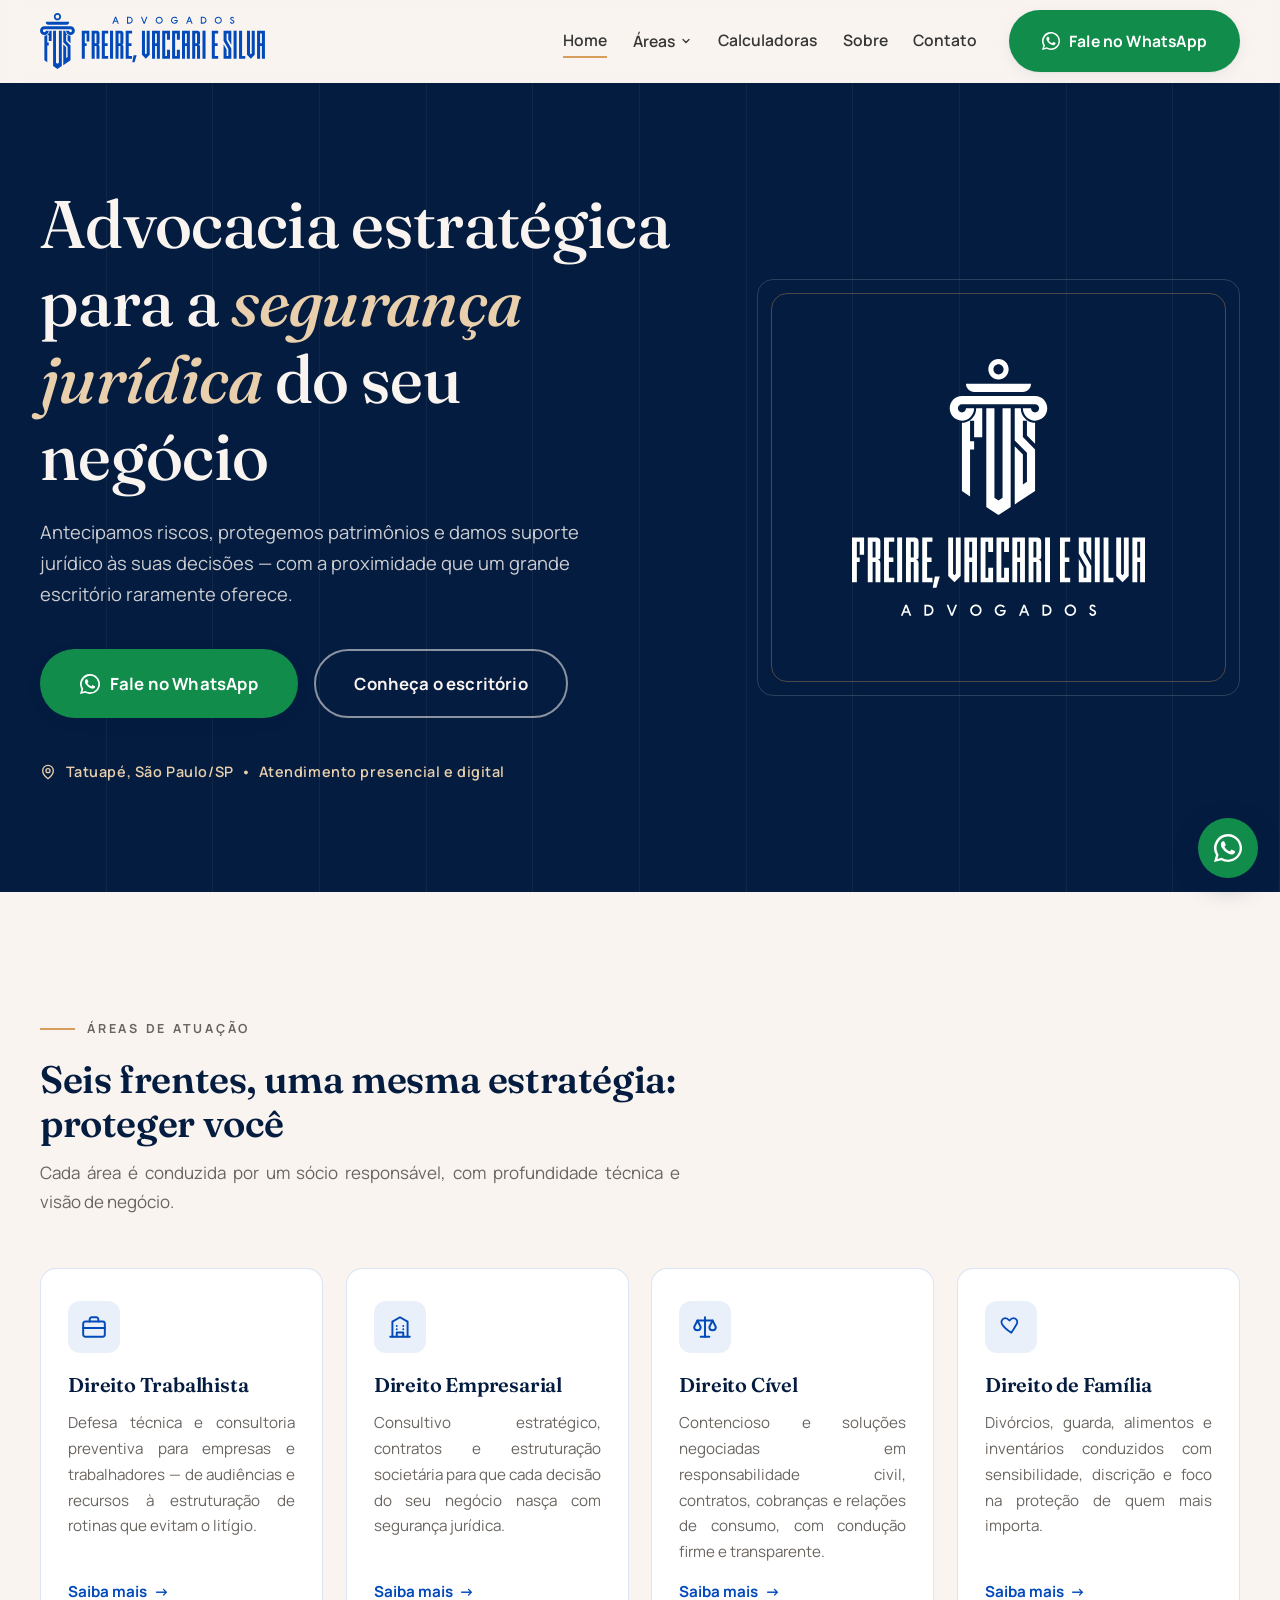
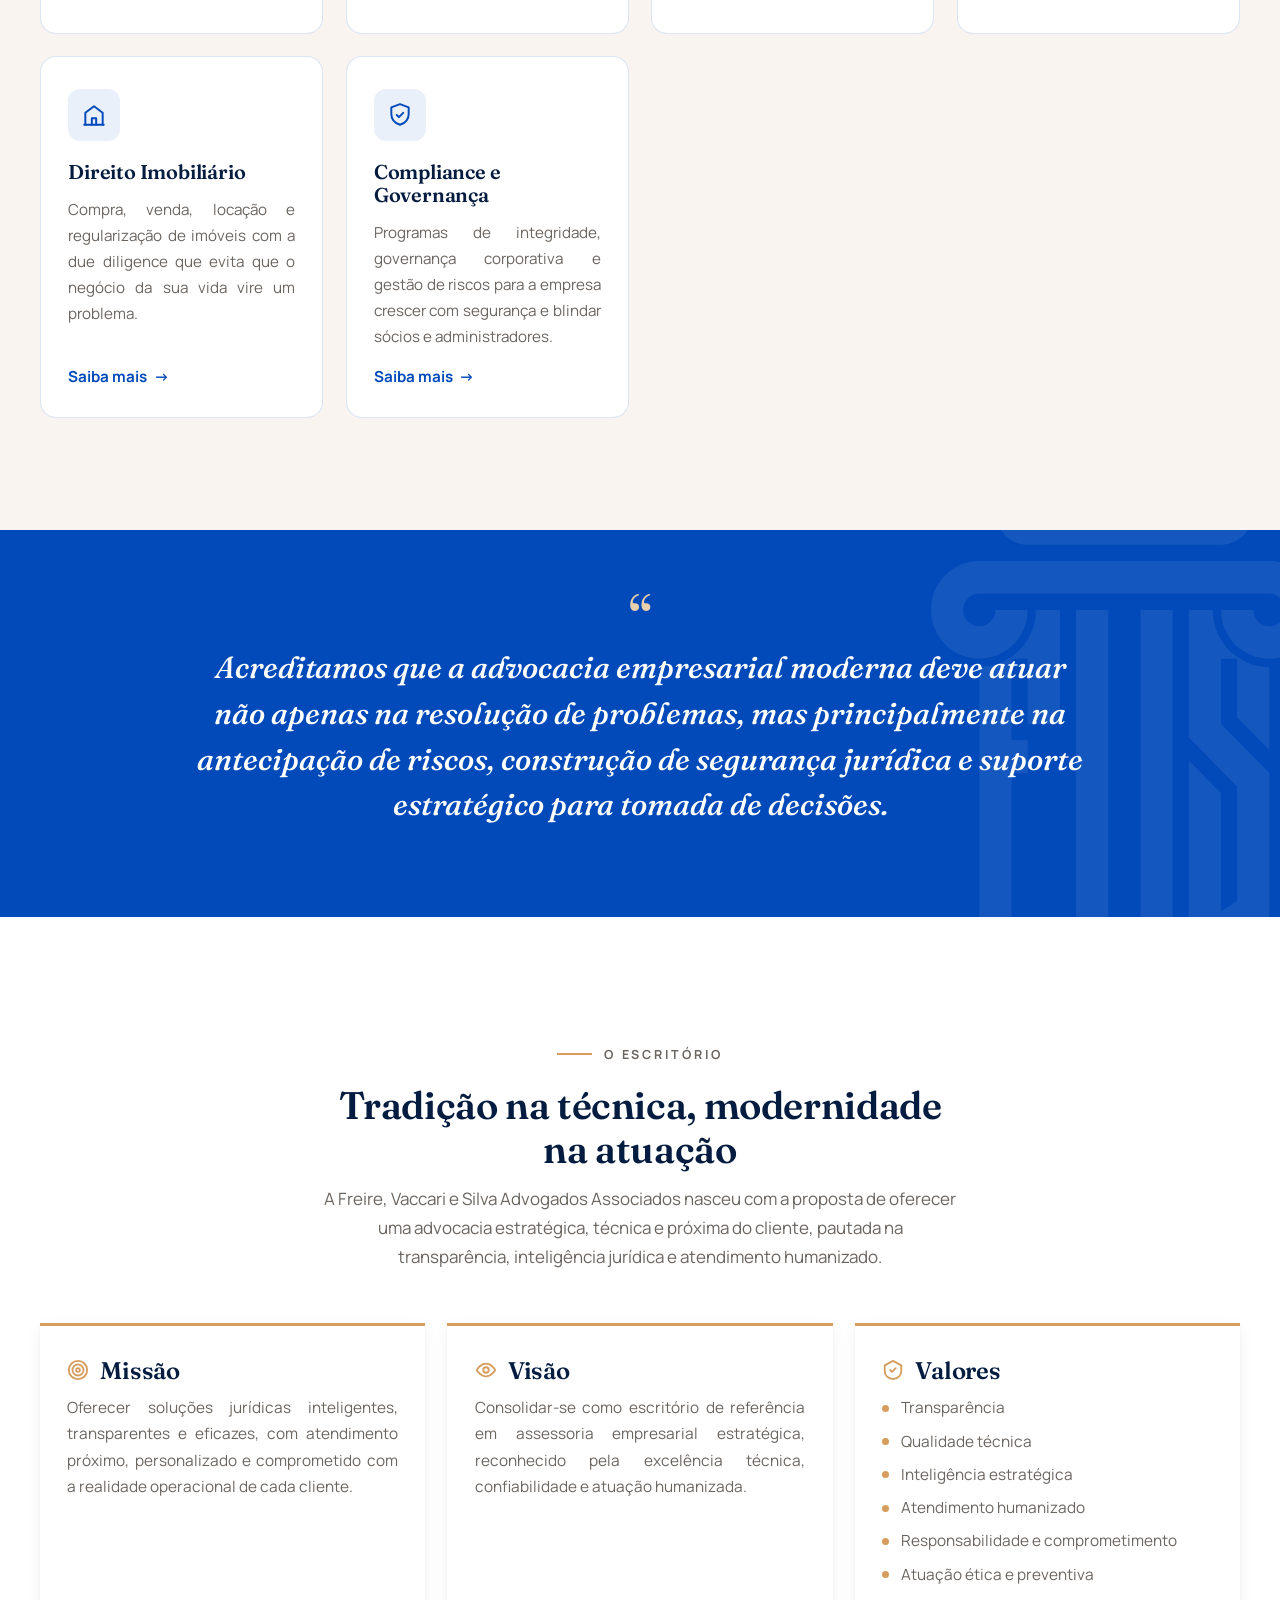
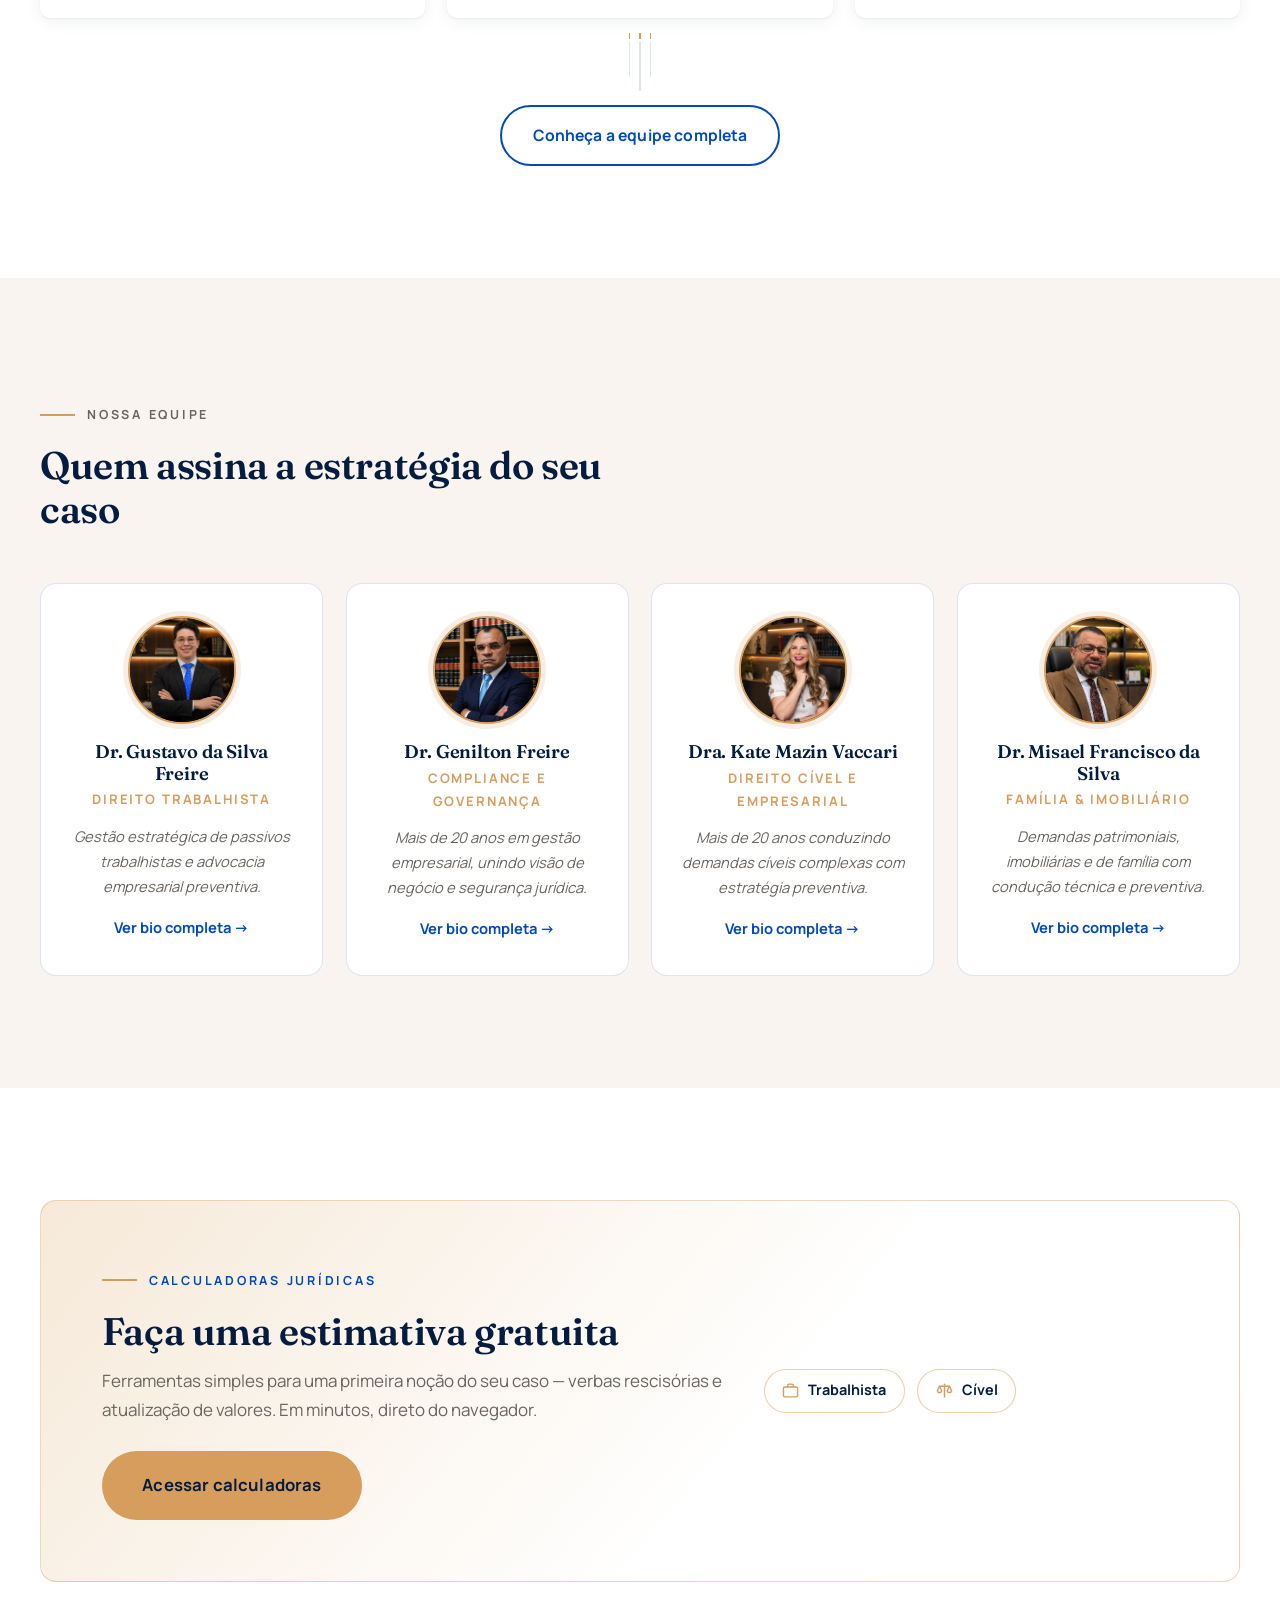
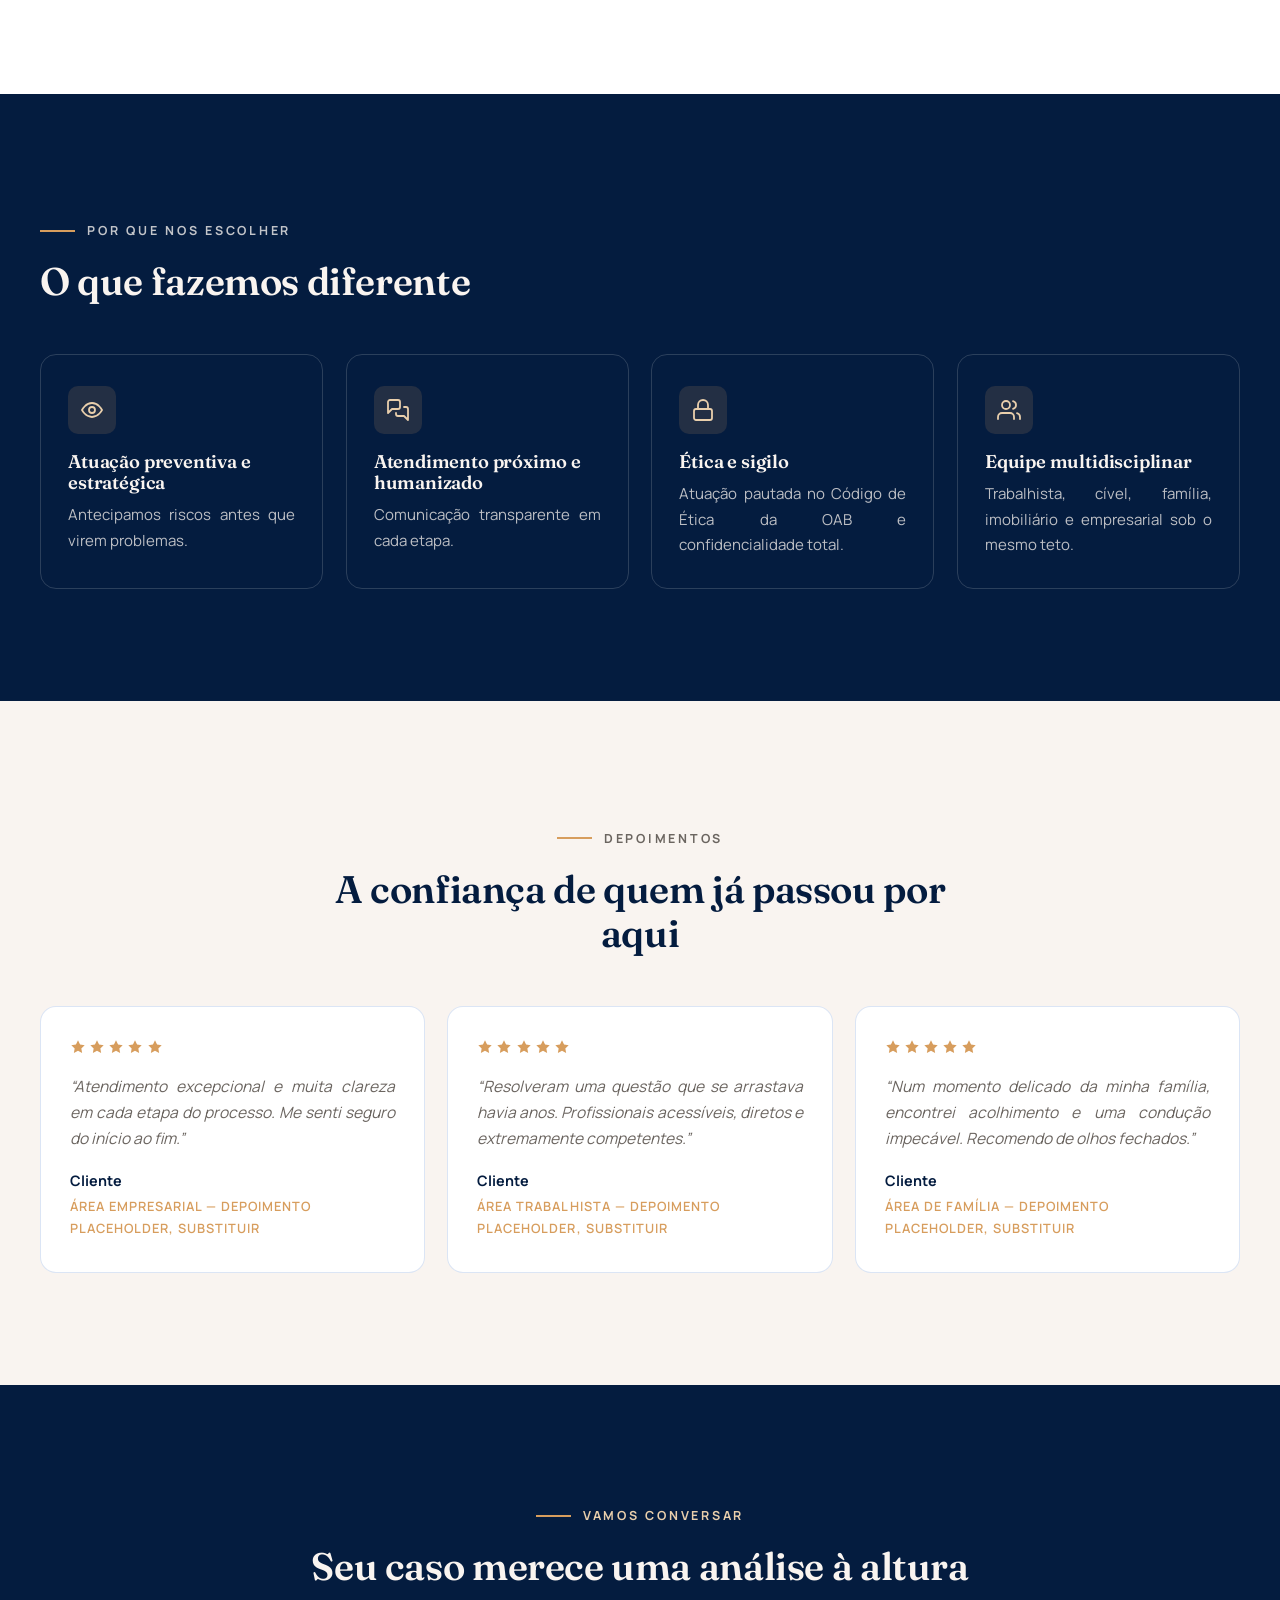
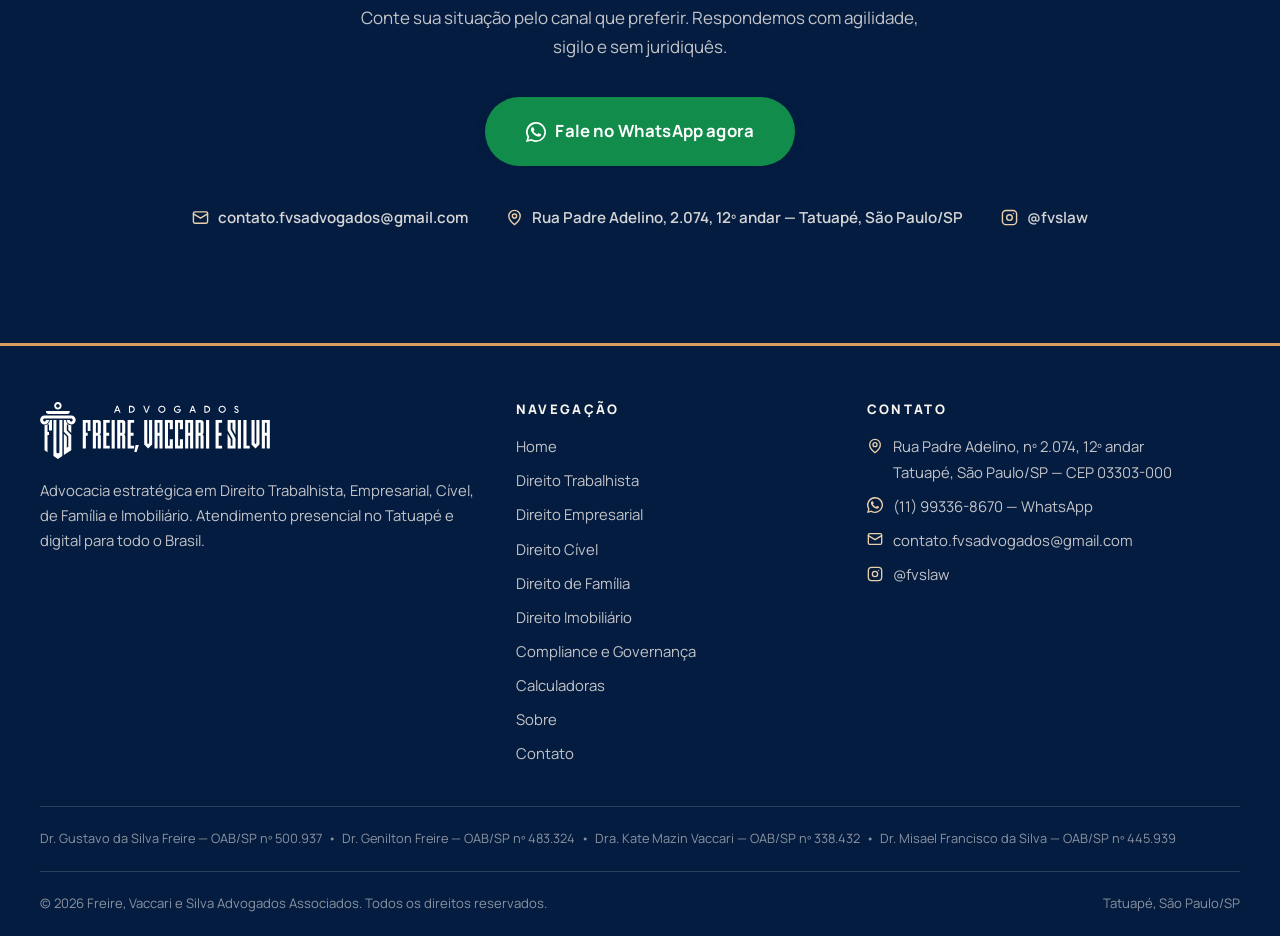
<file: index.html>
<!DOCTYPE html>
<html lang="pt-BR">
<head>
  <meta charset="UTF-8">
  <meta name="viewport" content="width=device-width, initial-scale=1.0">
  <title>Freire, Vaccari e Silva Advogados Associados | Advocacia Estratégica em São Paulo</title>
  <meta name="description" content="Escritório de advocacia no Tatuapé, São Paulo. Atuação estratégica em Direito Trabalhista, Empresarial, Cível, de Família e Imobiliário. Atendimento presencial e digital.">
  <meta property="og:type" content="website">
  <meta property="og:title" content="Freire, Vaccari e Silva Advogados Associados">
  <meta property="og:description" content="Advocacia estratégica para a segurança jurídica do seu negócio. Tatuapé, São Paulo/SP.">
  <meta property="og:image" content="assets/images/logo/logo-horizontal-azul.png">
  <meta property="og:locale" content="pt_BR">

  <link rel="icon" type="image/svg+xml" href="assets/images/logo/simbolo-azul.svg">
  <link rel="icon" type="image/png" href="assets/images/logo/simbolo-azul.png">
  <link rel="apple-touch-icon" href="assets/images/logo/simbolo-azul.png">

  <link rel="preconnect" href="https://fonts.googleapis.com">
  <link rel="preconnect" href="https://fonts.gstatic.com" crossorigin>
  <!-- Fallbacks aproximados das fontes de marca (Delirium NCV → Fraunces / MADE Okine Sans → Manrope).
       Instruções de troca pelas fontes oficiais em assets/css/style.css. -->
  <link href="https://fonts.googleapis.com/css2?family=Fraunces:ital,opsz,wght@0,9..144,400..700;1,9..144,400..700&family=Manrope:wght@400..800&display=swap" rel="stylesheet">
  <link rel="stylesheet" href="assets/css/style.css">
</head>
<body>

  <!-- ================= HEADER ================= -->
  <header class="site-header">
    <div class="container header-inner">
      <a class="brand" href="index.html" aria-label="Freire, Vaccari e Silva Advogados — página inicial">
        <img src="assets/images/logo/logo-horizontal-azul.svg" alt="Freire, Vaccari e Silva Advogados Associados" width="225" height="56">
      </a>

      <nav class="main-nav" id="main-nav" aria-label="Navegação principal">
        <ul>
          <li><a href="index.html" aria-current="page">Home</a></li>
          <li class="has-dropdown">
            <button class="nav-drop-toggle" aria-expanded="false" aria-controls="dropdown-areas">
              Áreas
              <svg class="caret" width="12" height="12" viewBox="0 0 24 24" fill="none" stroke="currentColor" stroke-width="2.5" stroke-linecap="round" aria-hidden="true"><path d="m6 9 6 6 6-6"/></svg>
            </button>
            <ul class="dropdown" id="dropdown-areas">
              <li><a href="areas/trabalhista.html">Direito Trabalhista</a></li>
              <li><a href="areas/empresarial.html">Direito Empresarial</a></li>
              <li><a href="areas/civel.html">Direito Cível</a></li>
              <li><a href="areas/familia.html">Direito de Família</a></li>
              <li><a href="areas/imobiliario.html">Direito Imobiliário</a></li>
              <li><a href="areas/compliance.html">Compliance e Governança</a></li>
            </ul>
          </li>
          <li><a href="calculadoras.html">Calculadoras</a></li>
          <li><a href="sobre.html">Sobre</a></li>
          <li><a href="contato.html">Contato</a></li>
        </ul>
        <a class="btn btn--whatsapp" href="https://wa.me/5511993368670?text=Ol%C3%A1%21%20Vim%20pelo%20site%20e%20gostaria%20de%20mais%20informa%C3%A7%C3%B5es." target="_blank" rel="noopener">
          <svg width="18" height="18" viewBox="0 0 24 24" fill="currentColor" aria-hidden="true"><path d="M17.5 14.4c-.3-.2-1.8-.9-2-1-.3-.1-.5-.2-.7.1-.2.3-.8 1-.9 1.2-.2.2-.4.2-.7.1-.3-.2-1.3-.5-2.4-1.5-.9-.8-1.5-1.8-1.7-2.1-.2-.3 0-.5.1-.6l.5-.5c.1-.2.2-.3.3-.5.1-.2 0-.4 0-.5l-1-2.3c-.2-.5-.5-.5-.7-.5h-.6c-.2 0-.5.1-.8.4-.3.3-1 1-1 2.5s1.1 2.9 1.2 3.1c.2.2 2.1 3.2 5.1 4.5.7.3 1.3.5 1.7.6.7.2 1.4.2 1.9.1.6-.1 1.8-.7 2-1.4.3-.7.3-1.3.2-1.4 0-.1-.3-.2-.5-.3zM12 22h0a9.9 9.9 0 0 1-5-1.4l-.4-.2-3.7 1 1-3.6-.2-.4A9.9 9.9 0 1 1 12 22zm0-21.9A11.9 11.9 0 0 0 1.7 18L0 24l6.3-1.6A11.9 11.9 0 1 0 12 .1z"/></svg>
          Fale no WhatsApp
        </a>
      </nav>

      <button class="nav-toggle" aria-expanded="false" aria-controls="main-nav" aria-label="Abrir menu de navegação">
        <span></span><span></span><span></span>
      </button>
    </div>
  </header>

  <main>
    <!-- ================= HERO ================= -->
    <section class="hero">
      <div class="container hero-inner">
        <div>
          <h1>Advocacia estratégica para a <em>segurança jurídica</em> do seu negócio</h1>
          <p class="lead">Antecipamos riscos, protegemos patrimônios e damos suporte jurídico às suas decisões — com a proximidade que um grande escritório raramente oferece.</p>
          <div class="hero-ctas">
            <a class="btn btn--whatsapp btn--lg" href="https://wa.me/5511993368670?text=Ol%C3%A1%21%20Vim%20pelo%20site%20e%20gostaria%20de%20mais%20informa%C3%A7%C3%B5es." target="_blank" rel="noopener">
              <svg width="20" height="20" viewBox="0 0 24 24" fill="currentColor" aria-hidden="true"><path d="M17.5 14.4c-.3-.2-1.8-.9-2-1-.3-.1-.5-.2-.7.1-.2.3-.8 1-.9 1.2-.2.2-.4.2-.7.1-.3-.2-1.3-.5-2.4-1.5-.9-.8-1.5-1.8-1.7-2.1-.2-.3 0-.5.1-.6l.5-.5c.1-.2.2-.3.3-.5.1-.2 0-.4 0-.5l-1-2.3c-.2-.5-.5-.5-.7-.5h-.6c-.2 0-.5.1-.8.4-.3.3-1 1-1 2.5s1.1 2.9 1.2 3.1c.2.2 2.1 3.2 5.1 4.5.7.3 1.3.5 1.7.6.7.2 1.4.2 1.9.1.6-.1 1.8-.7 2-1.4.3-.7.3-1.3.2-1.4 0-.1-.3-.2-.5-.3zM12 22h0a9.9 9.9 0 0 1-5-1.4l-.4-.2-3.7 1 1-3.6-.2-.4A9.9 9.9 0 1 1 12 22zm0-21.9A11.9 11.9 0 0 0 1.7 18L0 24l6.3-1.6A11.9 11.9 0 1 0 12 .1z"/></svg>
              Fale no WhatsApp
            </a>
            <a class="btn btn--ghost-light btn--lg" href="sobre.html">Conheça o escritório</a>
          </div>
          <p class="hero-location">
            <svg width="16" height="16" viewBox="0 0 24 24" fill="none" stroke="currentColor" stroke-width="2" stroke-linecap="round" stroke-linejoin="round" aria-hidden="true"><path d="M20 10c0 6-8 12-8 12s-8-6-8-12a8 8 0 0 1 16 0Z"/><circle cx="12" cy="10" r="3"/></svg>
            Tatuapé, São Paulo/SP&nbsp;&nbsp;•&nbsp;&nbsp;Atendimento presencial e digital
          </p>
        </div>
        <div class="hero-emblem" aria-hidden="true">
          <img src="assets/images/logo/logo-vertical-branca.svg" alt="" loading="eager">
        </div>
      </div>
    </section>

    <!-- ================= ÁREAS DE ATUAÇÃO ================= -->
    <section class="section section--paper" id="areas">
      <div class="container">
        <div class="section-head reveal">
          <p class="eyebrow">Áreas de atuação</p>
          <h2>Seis frentes, uma mesma estratégia: proteger você</h2>
          <p>Cada área é conduzida por um sócio responsável, com profundidade técnica e visão de negócio.</p>
        </div>

        <div class="cards-grid">
          <article class="area-card reveal">
            <div class="icon" aria-hidden="true">
              <svg width="26" height="26" viewBox="0 0 24 24" fill="none" stroke="currentColor" stroke-width="1.8" stroke-linecap="round" stroke-linejoin="round"><rect x="2" y="7" width="20" height="14" rx="2"/><path d="M16 7V5a2 2 0 0 0-2-2h-4a2 2 0 0 0-2 2v2"/><path d="M2 13h20"/></svg>
            </div>
            <h3>Direito Trabalhista</h3>
            <p>Defesa técnica e consultoria preventiva para empresas e trabalhadores — de audiências e recursos à estruturação de rotinas que evitam o litígio.</p>
            <a class="card-link" href="areas/trabalhista.html">Saiba mais <span aria-hidden="true">→</span></a>
          </article>

          <article class="area-card reveal reveal-delay-1">
            <div class="icon" aria-hidden="true">
              <svg width="26" height="26" viewBox="0 0 24 24" fill="none" stroke="currentColor" stroke-width="1.8" stroke-linecap="round" stroke-linejoin="round"><path d="M3 21h18"/><path d="M5 21V7l7-4 7 4v14"/><path d="M9 21v-4h6v4"/><path d="M9 11h.01M15 11h.01M9 14h.01M15 14h.01"/></svg>
            </div>
            <h3>Direito Empresarial</h3>
            <p>Consultivo estratégico, contratos e estruturação societária para que cada decisão do seu negócio nasça com segurança jurídica.</p>
            <a class="card-link" href="areas/empresarial.html">Saiba mais <span aria-hidden="true">→</span></a>
          </article>

          <article class="area-card reveal reveal-delay-2">
            <div class="icon" aria-hidden="true">
              <svg width="26" height="26" viewBox="0 0 24 24" fill="none" stroke="currentColor" stroke-width="1.8" stroke-linecap="round" stroke-linejoin="round"><path d="M12 3v18"/><path d="M5 6h14"/><path d="M5 6 2 12c0 1.7 1.3 3 3 3s3-1.3 3-3L5 6z"/><path d="m19 6-3 6c0 1.7 1.3 3 3 3s3-1.3 3-3l-3-6z"/><path d="M8 21h8"/></svg>
            </div>
            <h3>Direito Cível</h3>
            <p>Contencioso e soluções negociadas em responsabilidade civil, contratos, cobranças e relações de consumo, com condução firme e transparente.</p>
            <a class="card-link" href="areas/civel.html">Saiba mais <span aria-hidden="true">→</span></a>
          </article>

          <article class="area-card reveal reveal-delay-1">
            <div class="icon" aria-hidden="true">
              <svg width="26" height="26" viewBox="0 0 24 24" fill="none" stroke="currentColor" stroke-width="1.8" stroke-linecap="round" stroke-linejoin="round"><path d="M12 21s-7-4.6-9.3-8.5C.9 9.6 2.4 6 5.7 6c2 0 3.4 1.2 4.3 2.4C11 7.2 12.3 6 14.3 6c3.3 0 4.8 3.6 3 6.5C15 16.4 12 21 12 21z" transform="translate(1.5 -1.5) scale(0.9)"/></svg>
            </div>
            <h3>Direito de Família</h3>
            <p>Divórcios, guarda, alimentos e inventários conduzidos com sensibilidade, discrição e foco na proteção de quem mais importa.</p>
            <a class="card-link" href="areas/familia.html">Saiba mais <span aria-hidden="true">→</span></a>
          </article>

          <article class="area-card reveal reveal-delay-2">
            <div class="icon" aria-hidden="true">
              <svg width="26" height="26" viewBox="0 0 24 24" fill="none" stroke="currentColor" stroke-width="1.8" stroke-linecap="round" stroke-linejoin="round"><path d="M3 21h18"/><path d="M4 21V10l8-6 8 6v11"/><path d="M10 21v-6h4v6"/></svg>
            </div>
            <h3>Direito Imobiliário</h3>
            <p>Compra, venda, locação e regularização de imóveis com a due diligence que evita que o negócio da sua vida vire um problema.</p>
            <a class="card-link" href="areas/imobiliario.html">Saiba mais <span aria-hidden="true">→</span></a>
          </article>

          <article class="area-card reveal reveal-delay-3">
            <div class="icon" aria-hidden="true">
              <svg width="26" height="26" viewBox="0 0 24 24" fill="none" stroke="currentColor" stroke-width="1.8" stroke-linecap="round" stroke-linejoin="round"><path d="M12 2 4 5v6c0 5 3.4 8.5 8 10 4.6-1.5 8-5 8-10V5l-8-3z"/><path d="m9 12 2 2 4-4"/></svg>
            </div>
            <h3>Compliance e Governança</h3>
            <p>Programas de integridade, governança corporativa e gestão de riscos para a empresa crescer com segurança e blindar sócios e administradores.</p>
            <a class="card-link" href="areas/compliance.html">Saiba mais <span aria-hidden="true">→</span></a>
          </article>
        </div>
      </div>
    </section>

    <!-- ================= CITAÇÃO ================= -->
    <section class="quote-band" aria-label="Filosofia do escritório">
      <img class="watermark" src="assets/images/logo/simbolo-branco.svg" alt="" aria-hidden="true">
      <div class="container">
        <blockquote>
          <span class="quote-mark" aria-hidden="true">“</span>
          <p>Acreditamos que a advocacia empresarial moderna deve atuar não apenas na resolução de problemas, mas principalmente na antecipação de riscos, construção de segurança jurídica e suporte estratégico para tomada de decisões.</p>
        </blockquote>
      </div>
    </section>

    <!-- ================= SOBRE (RESUMO) ================= -->
    <section class="section section--white" id="sobre">
      <div class="container">
        <div class="section-head section-head--center reveal">
          <p class="eyebrow">O escritório</p>
          <h2>Tradição na técnica, modernidade na atuação</h2>
          <p>A Freire, Vaccari e Silva Advogados Associados nasceu com a proposta de oferecer uma advocacia estratégica, técnica e próxima do cliente, pautada na transparência, inteligência jurídica e atendimento humanizado.</p>
        </div>

        <div class="mvv-grid">
          <div class="mvv-item reveal">
            <h3>
              <svg width="22" height="22" viewBox="0 0 24 24" fill="none" stroke="currentColor" stroke-width="2" stroke-linecap="round" stroke-linejoin="round" aria-hidden="true"><circle cx="12" cy="12" r="10"/><circle cx="12" cy="12" r="6"/><circle cx="12" cy="12" r="2"/></svg>
              Missão
            </h3>
            <p>Oferecer soluções jurídicas inteligentes, transparentes e eficazes, com atendimento próximo, personalizado e comprometido com a realidade operacional de cada cliente.</p>
          </div>
          <div class="mvv-item reveal reveal-delay-1">
            <h3>
              <svg width="22" height="22" viewBox="0 0 24 24" fill="none" stroke="currentColor" stroke-width="2" stroke-linecap="round" stroke-linejoin="round" aria-hidden="true"><path d="M2 12s3.5-7 10-7 10 7 10 7-3.5 7-10 7-10-7-10-7Z"/><circle cx="12" cy="12" r="3"/></svg>
              Visão
            </h3>
            <p>Consolidar-se como escritório de referência em assessoria empresarial estratégica, reconhecido pela excelência técnica, confiabilidade e atuação humanizada.</p>
          </div>
          <div class="mvv-item reveal reveal-delay-2">
            <h3>
              <svg width="22" height="22" viewBox="0 0 24 24" fill="none" stroke="currentColor" stroke-width="2" stroke-linecap="round" stroke-linejoin="round" aria-hidden="true"><path d="M12 2 3 7v6c0 5 4 8 9 9 5-1 9-4 9-9V7l-9-5z"/><path d="m9 12 2 2 4-4"/></svg>
              Valores
            </h3>
            <ul>
              <li>Transparência</li>
              <li>Qualidade técnica</li>
              <li>Inteligência estratégica</li>
              <li>Atendimento humanizado</li>
              <li>Responsabilidade e comprometimento</li>
              <li>Atuação ética e preventiva</li>
            </ul>
          </div>
        </div>

        <div class="divider-column" aria-hidden="true"><span></span><span></span><span></span></div>

        <p style="text-align:center;">
          <a class="btn btn--ghost" href="sobre.html">Conheça a equipe completa</a>
        </p>
      </div>
    </section>

    <!-- ================= EQUIPE (PREVIEW) ================= -->
    <section class="section section--paper" id="equipe">
      <div class="container">
        <div class="section-head reveal">
          <p class="eyebrow">Nossa equipe</p>
          <h2>Quem assina a estratégia do seu caso</h2>
        </div>

        <div class="team-grid">
          <article class="team-card reveal">
            <img class="avatar" src="assets/images/team/gustavo-freire.jpg" alt="Dr. Gustavo da Silva Freire" width="108" height="108" loading="lazy">
            <h3>Dr. Gustavo da Silva Freire</h3>
            <p class="role">Direito Trabalhista</p>
            <p class="tagline">Gestão estratégica de passivos trabalhistas e advocacia empresarial preventiva.</p>
            <a class="card-link" href="sobre.html#gustavo">Ver bio completa →</a>
          </article>

          <article class="team-card reveal reveal-delay-1">
            <img class="avatar" src="assets/images/team/genilton-freire.jpg" alt="Dr. Genilton Freire" width="108" height="108" loading="lazy">
            <h3>Dr. Genilton Freire</h3>
            <p class="role">Compliance e Governança</p>
            <p class="tagline">Mais de 20 anos em gestão empresarial, unindo visão de negócio e segurança jurídica.</p>
            <a class="card-link" href="sobre.html#genilton">Ver bio completa →</a>
          </article>

          <article class="team-card reveal reveal-delay-2">
            <img class="avatar" src="assets/images/team/kate-vaccari.jpg" alt="Dra. Kate Mazin Vaccari" width="108" height="108" loading="lazy">
            <h3>Dra. Kate Mazin Vaccari</h3>
            <p class="role">Direito Cível e Empresarial</p>
            <p class="tagline">Mais de 20 anos conduzindo demandas cíveis complexas com estratégia preventiva.</p>
            <a class="card-link" href="sobre.html#kate">Ver bio completa →</a>
          </article>

          <article class="team-card reveal reveal-delay-3">
            <img class="avatar" src="assets/images/team/misael-silva.jpg" alt="Dr. Misael Francisco da Silva" width="108" height="108" loading="lazy">
            <h3>Dr. Misael Francisco da Silva</h3>
            <p class="role">Família &amp; Imobiliário</p>
            <p class="tagline">Demandas patrimoniais, imobiliárias e de família com condução técnica e preventiva.</p>
            <a class="card-link" href="sobre.html#misael">Ver bio completa →</a>
          </article>
        </div>
      </div>
    </section>

    <!-- ================= CALCULADORAS (TEASER) ================= -->
    <section class="section section--white">
      <div class="container">
        <div class="calc-teaser reveal">
          <div>
            <p class="eyebrow">Calculadoras jurídicas</p>
            <h2>Faça uma estimativa gratuita</h2>
            <p style="margin:.9rem 0 1.6rem; color:var(--ink-500);">Ferramentas simples para uma primeira noção do seu caso — verbas rescisórias e atualização de valores. Em minutos, direto do navegador.</p>
            <a class="btn btn--gold btn--lg" href="calculadoras.html">Acessar calculadoras</a>
          </div>
          <div class="badges">
            <span class="calc-badge">
              <svg width="17" height="17" viewBox="0 0 24 24" fill="none" stroke="currentColor" stroke-width="2" stroke-linecap="round" stroke-linejoin="round" aria-hidden="true"><rect x="2" y="7" width="20" height="14" rx="2"/><path d="M16 7V5a2 2 0 0 0-2-2h-4a2 2 0 0 0-2 2v2"/></svg>
              Trabalhista
            </span>
            <span class="calc-badge">
              <svg width="17" height="17" viewBox="0 0 24 24" fill="none" stroke="currentColor" stroke-width="2" stroke-linecap="round" stroke-linejoin="round" aria-hidden="true"><path d="M12 3v18"/><path d="M5 6h14"/><path d="M5 6 2 12c0 1.7 1.3 3 3 3s3-1.3 3-3L5 6z"/><path d="m19 6-3 6c0 1.7 1.3 3 3 3s3-1.3 3-3l-3-6z"/></svg>
              Cível
            </span>
          </div>
        </div>
      </div>
    </section>

    <!-- ================= DIFERENCIAIS ================= -->
    <section class="section section--navy">
      <div class="container">
        <div class="section-head reveal">
          <p class="eyebrow">Por que nos escolher</p>
          <h2>O que fazemos diferente</h2>
        </div>
        <div class="features-grid">
          <div class="feature reveal">
            <div class="icon" aria-hidden="true">
              <svg width="24" height="24" viewBox="0 0 24 24" fill="none" stroke="currentColor" stroke-width="1.8" stroke-linecap="round" stroke-linejoin="round"><path d="M2 12s3.5-7 10-7 10 7 10 7-3.5 7-10 7-10-7-10-7Z"/><circle cx="12" cy="12" r="3"/></svg>
            </div>
            <h3>Atuação preventiva e estratégica</h3>
            <p>Antecipamos riscos antes que virem problemas.</p>
          </div>
          <div class="feature reveal reveal-delay-1">
            <div class="icon" aria-hidden="true">
              <svg width="24" height="24" viewBox="0 0 24 24" fill="none" stroke="currentColor" stroke-width="1.8" stroke-linecap="round" stroke-linejoin="round"><path d="M14 9a2 2 0 0 1-2 2H6l-4 4V4c0-1.1.9-2 2-2h8a2 2 0 0 1 2 2v5Z"/><path d="M18 9h2a2 2 0 0 1 2 2v11l-4-4h-6a2 2 0 0 1-2-2v-1"/></svg>
            </div>
            <h3>Atendimento próximo e humanizado</h3>
            <p>Comunicação transparente em cada etapa.</p>
          </div>
          <div class="feature reveal reveal-delay-2">
            <div class="icon" aria-hidden="true">
              <svg width="24" height="24" viewBox="0 0 24 24" fill="none" stroke="currentColor" stroke-width="1.8" stroke-linecap="round" stroke-linejoin="round"><rect x="3" y="11" width="18" height="11" rx="2"/><path d="M7 11V7a5 5 0 0 1 10 0v4"/></svg>
            </div>
            <h3>Ética e sigilo</h3>
            <p>Atuação pautada no Código de Ética da OAB e confidencialidade total.</p>
          </div>
          <div class="feature reveal reveal-delay-3">
            <div class="icon" aria-hidden="true">
              <svg width="24" height="24" viewBox="0 0 24 24" fill="none" stroke="currentColor" stroke-width="1.8" stroke-linecap="round" stroke-linejoin="round"><path d="M17 21v-2a4 4 0 0 0-4-4H5a4 4 0 0 0-4 4v2"/><circle cx="9" cy="7" r="4"/><path d="M23 21v-2a4 4 0 0 0-3-3.87"/><path d="M16 3.13a4 4 0 0 1 0 7.75"/></svg>
            </div>
            <h3>Equipe multidisciplinar</h3>
            <p>Trabalhista, cível, família, imobiliário e empresarial sob o mesmo teto.</p>
          </div>
        </div>
      </div>
    </section>

    <!-- ================= DEPOIMENTOS ================= -->
    <section class="section section--paper">
      <div class="container">
        <div class="section-head section-head--center reveal">
          <p class="eyebrow">Depoimentos</p>
          <h2>A confiança de quem já passou por aqui</h2>
        </div>
        <div class="testimonials-grid">
          <!-- SUBSTITUIR: depoimento real do cliente -->
          <article class="testimonial reveal">
            <div class="stars" aria-label="5 estrelas">
              <svg width="16" height="16" viewBox="0 0 24 24" fill="currentColor" aria-hidden="true"><path d="m12 2 3.1 6.3 6.9 1-5 4.9 1.2 6.8L12 17.8 5.8 21l1.2-6.8-5-4.9 6.9-1L12 2z"/></svg><svg width="16" height="16" viewBox="0 0 24 24" fill="currentColor" aria-hidden="true"><path d="m12 2 3.1 6.3 6.9 1-5 4.9 1.2 6.8L12 17.8 5.8 21l1.2-6.8-5-4.9 6.9-1L12 2z"/></svg><svg width="16" height="16" viewBox="0 0 24 24" fill="currentColor" aria-hidden="true"><path d="m12 2 3.1 6.3 6.9 1-5 4.9 1.2 6.8L12 17.8 5.8 21l1.2-6.8-5-4.9 6.9-1L12 2z"/></svg><svg width="16" height="16" viewBox="0 0 24 24" fill="currentColor" aria-hidden="true"><path d="m12 2 3.1 6.3 6.9 1-5 4.9 1.2 6.8L12 17.8 5.8 21l1.2-6.8-5-4.9 6.9-1L12 2z"/></svg><svg width="16" height="16" viewBox="0 0 24 24" fill="currentColor" aria-hidden="true"><path d="m12 2 3.1 6.3 6.9 1-5 4.9 1.2 6.8L12 17.8 5.8 21l1.2-6.8-5-4.9 6.9-1L12 2z"/></svg>
            </div>
            <p>“Atendimento excepcional e muita clareza em cada etapa do processo. Me senti seguro do início ao fim.”</p>
            <footer>Cliente <span>Área Empresarial — depoimento placeholder, substituir</span></footer>
          </article>

          <!-- SUBSTITUIR: depoimento real do cliente -->
          <article class="testimonial reveal reveal-delay-1">
            <div class="stars" aria-label="5 estrelas">
              <svg width="16" height="16" viewBox="0 0 24 24" fill="currentColor" aria-hidden="true"><path d="m12 2 3.1 6.3 6.9 1-5 4.9 1.2 6.8L12 17.8 5.8 21l1.2-6.8-5-4.9 6.9-1L12 2z"/></svg><svg width="16" height="16" viewBox="0 0 24 24" fill="currentColor" aria-hidden="true"><path d="m12 2 3.1 6.3 6.9 1-5 4.9 1.2 6.8L12 17.8 5.8 21l1.2-6.8-5-4.9 6.9-1L12 2z"/></svg><svg width="16" height="16" viewBox="0 0 24 24" fill="currentColor" aria-hidden="true"><path d="m12 2 3.1 6.3 6.9 1-5 4.9 1.2 6.8L12 17.8 5.8 21l1.2-6.8-5-4.9 6.9-1L12 2z"/></svg><svg width="16" height="16" viewBox="0 0 24 24" fill="currentColor" aria-hidden="true"><path d="m12 2 3.1 6.3 6.9 1-5 4.9 1.2 6.8L12 17.8 5.8 21l1.2-6.8-5-4.9 6.9-1L12 2z"/></svg><svg width="16" height="16" viewBox="0 0 24 24" fill="currentColor" aria-hidden="true"><path d="m12 2 3.1 6.3 6.9 1-5 4.9 1.2 6.8L12 17.8 5.8 21l1.2-6.8-5-4.9 6.9-1L12 2z"/></svg>
            </div>
            <p>“Resolveram uma questão que se arrastava havia anos. Profissionais acessíveis, diretos e extremamente competentes.”</p>
            <footer>Cliente <span>Área Trabalhista — depoimento placeholder, substituir</span></footer>
          </article>

          <!-- SUBSTITUIR: depoimento real do cliente -->
          <article class="testimonial reveal reveal-delay-2">
            <div class="stars" aria-label="5 estrelas">
              <svg width="16" height="16" viewBox="0 0 24 24" fill="currentColor" aria-hidden="true"><path d="m12 2 3.1 6.3 6.9 1-5 4.9 1.2 6.8L12 17.8 5.8 21l1.2-6.8-5-4.9 6.9-1L12 2z"/></svg><svg width="16" height="16" viewBox="0 0 24 24" fill="currentColor" aria-hidden="true"><path d="m12 2 3.1 6.3 6.9 1-5 4.9 1.2 6.8L12 17.8 5.8 21l1.2-6.8-5-4.9 6.9-1L12 2z"/></svg><svg width="16" height="16" viewBox="0 0 24 24" fill="currentColor" aria-hidden="true"><path d="m12 2 3.1 6.3 6.9 1-5 4.9 1.2 6.8L12 17.8 5.8 21l1.2-6.8-5-4.9 6.9-1L12 2z"/></svg><svg width="16" height="16" viewBox="0 0 24 24" fill="currentColor" aria-hidden="true"><path d="m12 2 3.1 6.3 6.9 1-5 4.9 1.2 6.8L12 17.8 5.8 21l1.2-6.8-5-4.9 6.9-1L12 2z"/></svg><svg width="16" height="16" viewBox="0 0 24 24" fill="currentColor" aria-hidden="true"><path d="m12 2 3.1 6.3 6.9 1-5 4.9 1.2 6.8L12 17.8 5.8 21l1.2-6.8-5-4.9 6.9-1L12 2z"/></svg>
            </div>
            <p>“Num momento delicado da minha família, encontrei acolhimento e uma condução impecável. Recomendo de olhos fechados.”</p>
            <footer>Cliente <span>Área de Família — depoimento placeholder, substituir</span></footer>
          </article>
        </div>
      </div>
    </section>

    <!-- ================= CTA FINAL ================= -->
    <section class="section section--navy cta-final">
      <div class="container reveal">
        <p class="eyebrow" style="justify-content:center;">Vamos conversar</p>
        <h2>Seu caso merece uma análise à altura</h2>
        <p style="max-width:36rem; margin:1rem auto 2.2rem; color:rgba(249,244,240,.78);">Conte sua situação pelo canal que preferir. Respondemos com agilidade, sigilo e sem juridiquês.</p>
        <a class="btn btn--whatsapp btn--lg" href="https://wa.me/5511993368670?text=Ol%C3%A1%21%20Vim%20pelo%20site%20e%20gostaria%20de%20mais%20informa%C3%A7%C3%B5es." target="_blank" rel="noopener">
          <svg width="20" height="20" viewBox="0 0 24 24" fill="currentColor" aria-hidden="true"><path d="M17.5 14.4c-.3-.2-1.8-.9-2-1-.3-.1-.5-.2-.7.1-.2.3-.8 1-.9 1.2-.2.2-.4.2-.7.1-.3-.2-1.3-.5-2.4-1.5-.9-.8-1.5-1.8-1.7-2.1-.2-.3 0-.5.1-.6l.5-.5c.1-.2.2-.3.3-.5.1-.2 0-.4 0-.5l-1-2.3c-.2-.5-.5-.5-.7-.5h-.6c-.2 0-.5.1-.8.4-.3.3-1 1-1 2.5s1.1 2.9 1.2 3.1c.2.2 2.1 3.2 5.1 4.5.7.3 1.3.5 1.7.6.7.2 1.4.2 1.9.1.6-.1 1.8-.7 2-1.4.3-.7.3-1.3.2-1.4 0-.1-.3-.2-.5-.3zM12 22h0a9.9 9.9 0 0 1-5-1.4l-.4-.2-3.7 1 1-3.6-.2-.4A9.9 9.9 0 1 1 12 22zm0-21.9A11.9 11.9 0 0 0 1.7 18L0 24l6.3-1.6A11.9 11.9 0 1 0 12 .1z"/></svg>
          Fale no WhatsApp agora
        </a>
        <div class="contact-lines">
          <a href="mailto:contato.fvsadvogados@gmail.com">
            <svg width="17" height="17" viewBox="0 0 24 24" fill="none" stroke="currentColor" stroke-width="2" stroke-linecap="round" stroke-linejoin="round" aria-hidden="true"><rect x="2" y="4" width="20" height="16" rx="2"/><path d="m22 7-10 6L2 7"/></svg>
            contato.fvsadvogados@gmail.com
          </a>
          <span>
            <svg width="17" height="17" viewBox="0 0 24 24" fill="none" stroke="currentColor" stroke-width="2" stroke-linecap="round" stroke-linejoin="round" aria-hidden="true"><path d="M20 10c0 6-8 12-8 12s-8-6-8-12a8 8 0 0 1 16 0Z"/><circle cx="12" cy="10" r="3"/></svg>
            Rua Padre Adelino, 2.074, 12º andar — Tatuapé, São Paulo/SP
          </span>
          <a href="https://instagram.com/fvslaw" target="_blank" rel="noopener">
            <svg width="17" height="17" viewBox="0 0 24 24" fill="none" stroke="currentColor" stroke-width="2" stroke-linecap="round" stroke-linejoin="round" aria-hidden="true"><rect x="2" y="2" width="20" height="20" rx="5"/><circle cx="12" cy="12" r="4"/><circle cx="17.5" cy="6.5" r="1" fill="currentColor" stroke="none"/></svg>
            @fvslaw
          </a>
        </div>
      </div>
    </section>
  </main>

  <!-- ================= FOOTER ================= -->
  <footer class="site-footer">
    <div class="container">
      <div class="footer-grid">
        <div class="footer-brand">
          <img src="assets/images/logo/logo-horizontal-branca.svg" alt="Freire, Vaccari e Silva Advogados Associados" width="230" height="57">
          <p>Advocacia estratégica em Direito Trabalhista, Empresarial, Cível, de Família e Imobiliário. Atendimento presencial no Tatuapé e digital para todo o Brasil.</p>
        </div>
        <nav aria-label="Navegação do rodapé">
          <h4>Navegação</h4>
          <ul>
            <li><a href="index.html">Home</a></li>
            <li><a href="areas/trabalhista.html">Direito Trabalhista</a></li>
            <li><a href="areas/empresarial.html">Direito Empresarial</a></li>
            <li><a href="areas/civel.html">Direito Cível</a></li>
            <li><a href="areas/familia.html">Direito de Família</a></li>
            <li><a href="areas/imobiliario.html">Direito Imobiliário</a></li>
            <li><a href="areas/compliance.html">Compliance e Governança</a></li>
            <li><a href="calculadoras.html">Calculadoras</a></li>
            <li><a href="sobre.html">Sobre</a></li>
            <li><a href="contato.html">Contato</a></li>
          </ul>
        </nav>
        <div>
          <h4>Contato</h4>
          <ul class="footer-contact">
            <li>
              <svg width="16" height="16" viewBox="0 0 24 24" fill="none" stroke="currentColor" stroke-width="2" stroke-linecap="round" stroke-linejoin="round" aria-hidden="true"><path d="M20 10c0 6-8 12-8 12s-8-6-8-12a8 8 0 0 1 16 0Z"/><circle cx="12" cy="10" r="3"/></svg>
              <span>Rua Padre Adelino, nº 2.074, 12º andar<br>Tatuapé, São Paulo/SP — CEP 03303-000</span>
            </li>
            <li>
              <svg width="16" height="16" viewBox="0 0 24 24" fill="currentColor" aria-hidden="true"><path d="M17.5 14.4c-.3-.2-1.8-.9-2-1-.3-.1-.5-.2-.7.1-.2.3-.8 1-.9 1.2-.2.2-.4.2-.7.1-.3-.2-1.3-.5-2.4-1.5-.9-.8-1.5-1.8-1.7-2.1-.2-.3 0-.5.1-.6l.5-.5c.1-.2.2-.3.3-.5.1-.2 0-.4 0-.5l-1-2.3c-.2-.5-.5-.5-.7-.5h-.6c-.2 0-.5.1-.8.4-.3.3-1 1-1 2.5s1.1 2.9 1.2 3.1c.2.2 2.1 3.2 5.1 4.5.7.3 1.3.5 1.7.6.7.2 1.4.2 1.9.1.6-.1 1.8-.7 2-1.4.3-.7.3-1.3.2-1.4 0-.1-.3-.2-.5-.3zM12 22h0a9.9 9.9 0 0 1-5-1.4l-.4-.2-3.7 1 1-3.6-.2-.4A9.9 9.9 0 1 1 12 22zm0-21.9A11.9 11.9 0 0 0 1.7 18L0 24l6.3-1.6A11.9 11.9 0 1 0 12 .1z"/></svg>
              <a href="https://wa.me/5511993368670?text=Ol%C3%A1%21%20Vim%20pelo%20site%20e%20gostaria%20de%20mais%20informa%C3%A7%C3%B5es." target="_blank" rel="noopener">(11) 99336-8670 — WhatsApp</a>
            </li>
            <li>
              <svg width="16" height="16" viewBox="0 0 24 24" fill="none" stroke="currentColor" stroke-width="2" stroke-linecap="round" stroke-linejoin="round" aria-hidden="true"><rect x="2" y="4" width="20" height="16" rx="2"/><path d="m22 7-10 6L2 7"/></svg>
              <a href="mailto:contato.fvsadvogados@gmail.com">contato.fvsadvogados@gmail.com</a>
            </li>
            <li>
              <svg width="16" height="16" viewBox="0 0 24 24" fill="none" stroke="currentColor" stroke-width="2" stroke-linecap="round" stroke-linejoin="round" aria-hidden="true"><rect x="2" y="2" width="20" height="20" rx="5"/><circle cx="12" cy="12" r="4"/><circle cx="17.5" cy="6.5" r="1" fill="currentColor" stroke="none"/></svg>
              <a href="https://instagram.com/fvslaw" target="_blank" rel="noopener" aria-label="Instagram @fvslaw">@fvslaw</a>
            </li>
          </ul>
        </div>
      </div>
      <div class="footer-oab">
        Dr. Gustavo da Silva Freire — OAB/SP nº 500.937 &nbsp;•&nbsp; Dr. Genilton Freire — OAB/SP nº 483.324 &nbsp;•&nbsp; Dra. Kate Mazin Vaccari — OAB/SP nº 338.432 &nbsp;•&nbsp; Dr. Misael Francisco da Silva — OAB/SP nº 445.939
      </div>
      <div class="footer-bottom">
        <span>© <span id="current-year">2026</span> Freire, Vaccari e Silva Advogados Associados. Todos os direitos reservados.</span>
        <span>Tatuapé, São Paulo/SP</span>
      </div>
    </div>
  </footer>

  <!-- Botão flutuante WhatsApp -->
  <a class="whatsapp-float" href="https://wa.me/5511993368670?text=Ol%C3%A1%21%20Vim%20pelo%20site%20e%20gostaria%20de%20mais%20informa%C3%A7%C3%B5es." target="_blank" rel="noopener" aria-label="Falar no WhatsApp">
    <svg width="28" height="28" viewBox="0 0 24 24" fill="currentColor" aria-hidden="true"><path d="M17.5 14.4c-.3-.2-1.8-.9-2-1-.3-.1-.5-.2-.7.1-.2.3-.8 1-.9 1.2-.2.2-.4.2-.7.1-.3-.2-1.3-.5-2.4-1.5-.9-.8-1.5-1.8-1.7-2.1-.2-.3 0-.5.1-.6l.5-.5c.1-.2.2-.3.3-.5.1-.2 0-.4 0-.5l-1-2.3c-.2-.5-.5-.5-.7-.5h-.6c-.2 0-.5.1-.8.4-.3.3-1 1-1 2.5s1.1 2.9 1.2 3.1c.2.2 2.1 3.2 5.1 4.5.7.3 1.3.5 1.7.6.7.2 1.4.2 1.9.1.6-.1 1.8-.7 2-1.4.3-.7.3-1.3.2-1.4 0-.1-.3-.2-.5-.3zM12 22h0a9.9 9.9 0 0 1-5-1.4l-.4-.2-3.7 1 1-3.6-.2-.4A9.9 9.9 0 1 1 12 22zm0-21.9A11.9 11.9 0 0 0 1.7 18L0 24l6.3-1.6A11.9 11.9 0 1 0 12 .1z"/></svg>
  </a>

  <script src="assets/js/main.js"></script>
</body>
</html>
</file>
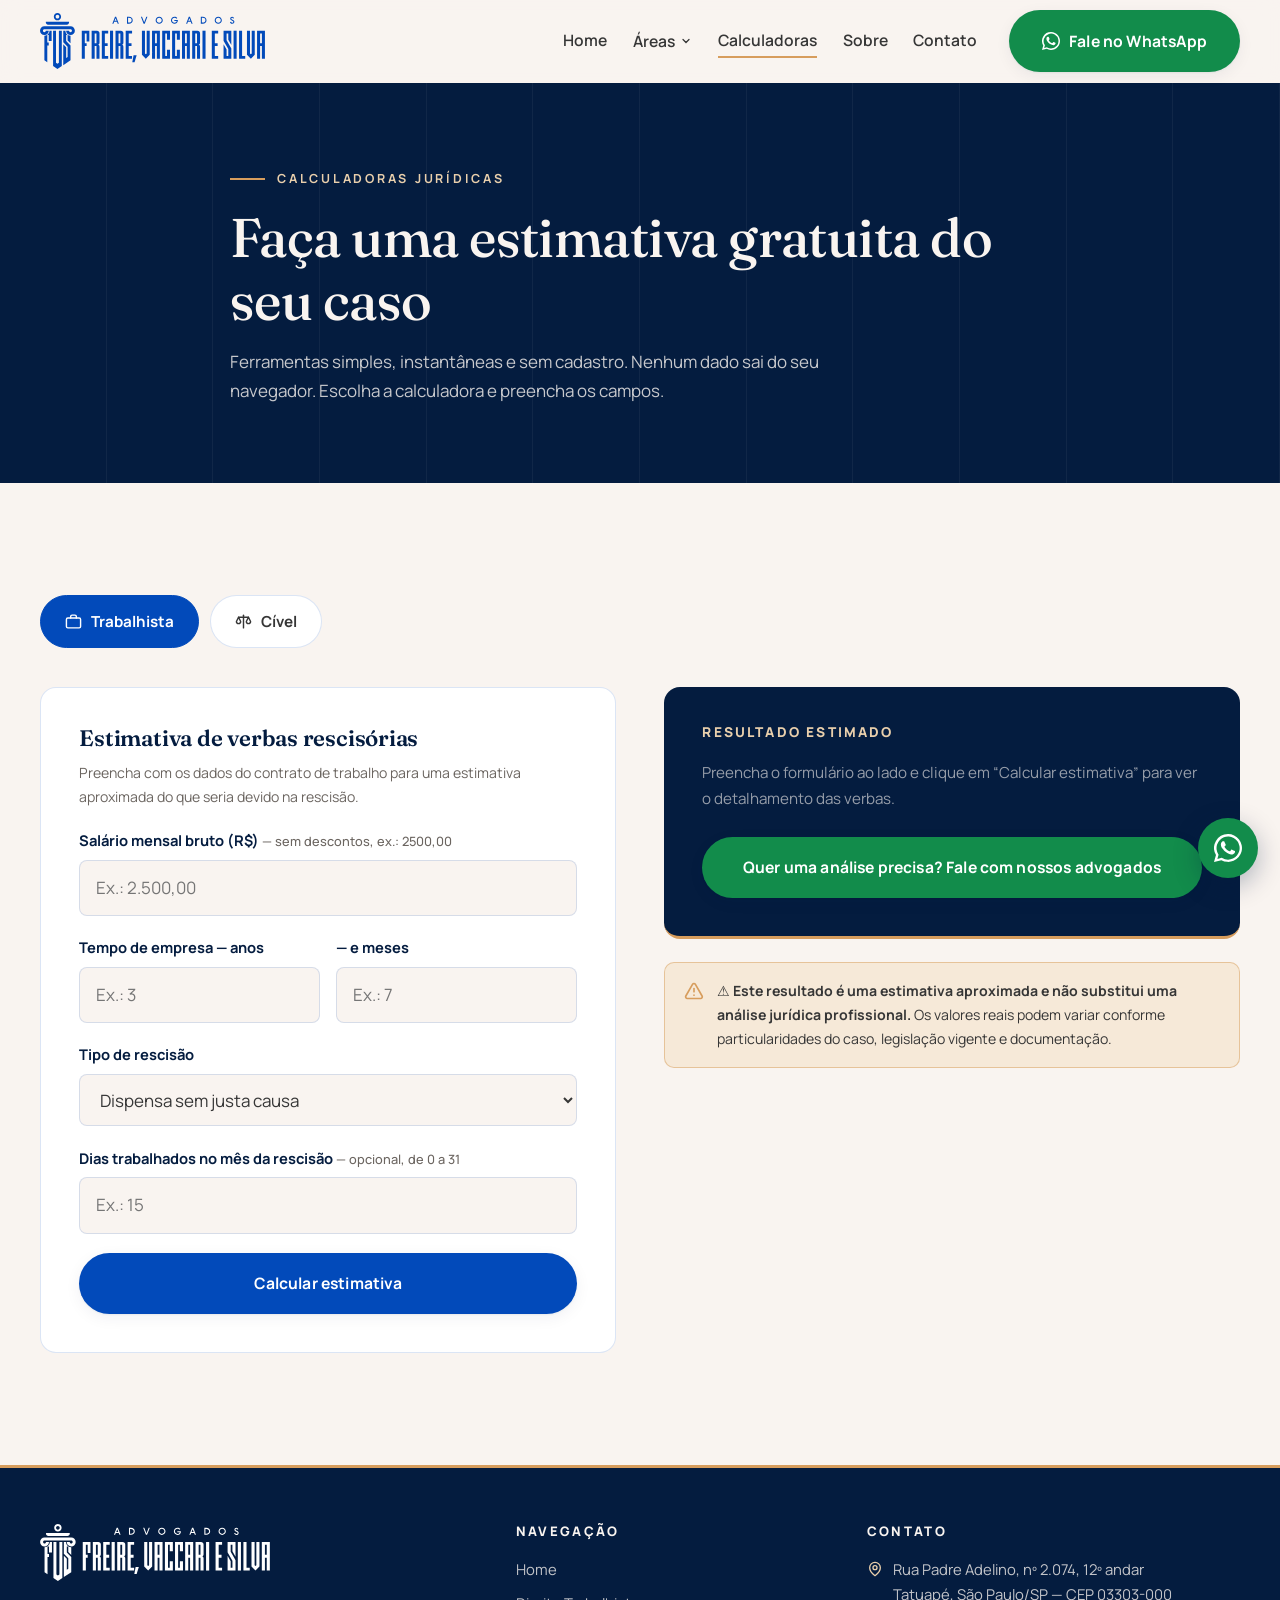
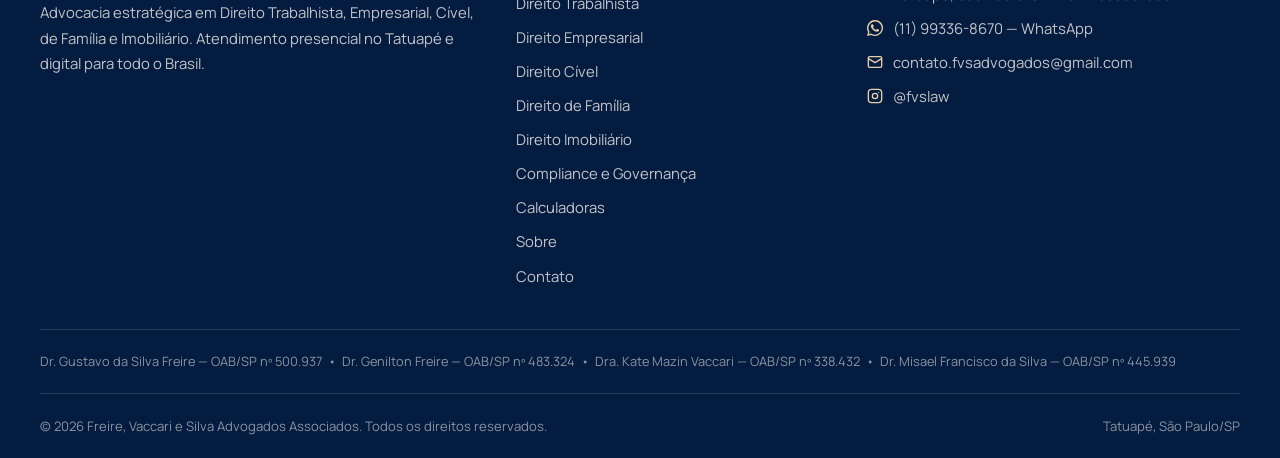
<file: calculadoras.html>
<!DOCTYPE html>
<html lang="pt-BR">
<head>
  <meta charset="UTF-8">
  <meta name="viewport" content="width=device-width, initial-scale=1.0">
  <title>Calculadoras Jurídicas Gratuitas | Freire, Vaccari e Silva Advogados</title>
  <meta name="description" content="Estime gratuitamente suas verbas rescisórias e a atualização monetária de um valor. Ferramentas gratuitas do FVS Advogados.">
  <meta property="og:type" content="website">
  <meta property="og:title" content="Calculadoras Jurídicas Gratuitas | FVS Advogados">
  <meta property="og:description" content="Verbas rescisórias e atualização de valores — estimativas gratuitas e instantâneas.">
  <meta property="og:image" content="assets/images/logo/logo-horizontal-azul.png">
  <meta property="og:locale" content="pt_BR">

  <link rel="icon" type="image/svg+xml" href="assets/images/logo/simbolo-azul.svg">
  <link rel="icon" type="image/png" href="assets/images/logo/simbolo-azul.png">
  <link rel="apple-touch-icon" href="assets/images/logo/simbolo-azul.png">

  <link rel="preconnect" href="https://fonts.googleapis.com">
  <link rel="preconnect" href="https://fonts.gstatic.com" crossorigin>
  <link href="https://fonts.googleapis.com/css2?family=Fraunces:ital,opsz,wght@0,9..144,400..700;1,9..144,400..700&family=Manrope:wght@400..800&display=swap" rel="stylesheet">
  <link rel="stylesheet" href="assets/css/style.css">
</head>
<body>

  <header class="site-header">
    <div class="container header-inner">
      <a class="brand" href="index.html" aria-label="Freire, Vaccari e Silva Advogados — página inicial">
        <img src="assets/images/logo/logo-horizontal-azul.svg" alt="Freire, Vaccari e Silva Advogados Associados" width="225" height="56">
      </a>
      <nav class="main-nav" id="main-nav" aria-label="Navegação principal">
        <ul>
          <li><a href="index.html">Home</a></li>
          <li class="has-dropdown">
            <button class="nav-drop-toggle" aria-expanded="false" aria-controls="dropdown-areas">
              Áreas
              <svg class="caret" width="12" height="12" viewBox="0 0 24 24" fill="none" stroke="currentColor" stroke-width="2.5" stroke-linecap="round" aria-hidden="true"><path d="m6 9 6 6 6-6"/></svg>
            </button>
            <ul class="dropdown" id="dropdown-areas">
              <li><a href="areas/trabalhista.html">Direito Trabalhista</a></li>
              <li><a href="areas/empresarial.html">Direito Empresarial</a></li>
              <li><a href="areas/civel.html">Direito Cível</a></li>
              <li><a href="areas/familia.html">Direito de Família</a></li>
              <li><a href="areas/imobiliario.html">Direito Imobiliário</a></li>
              <li><a href="areas/compliance.html">Compliance e Governança</a></li>
            </ul>
          </li>
          <li><a href="calculadoras.html" aria-current="page">Calculadoras</a></li>
          <li><a href="sobre.html">Sobre</a></li>
          <li><a href="contato.html">Contato</a></li>
        </ul>
        <a class="btn btn--whatsapp" href="https://wa.me/5511993368670?text=Ol%C3%A1%21%20Vim%20pelo%20site%20e%20gostaria%20de%20mais%20informa%C3%A7%C3%B5es." target="_blank" rel="noopener">
          <svg width="18" height="18" viewBox="0 0 24 24" fill="currentColor" aria-hidden="true"><path d="M17.5 14.4c-.3-.2-1.8-.9-2-1-.3-.1-.5-.2-.7.1-.2.3-.8 1-.9 1.2-.2.2-.4.2-.7.1-.3-.2-1.3-.5-2.4-1.5-.9-.8-1.5-1.8-1.7-2.1-.2-.3 0-.5.1-.6l.5-.5c.1-.2.2-.3.3-.5.1-.2 0-.4 0-.5l-1-2.3c-.2-.5-.5-.5-.7-.5h-.6c-.2 0-.5.1-.8.4-.3.3-1 1-1 2.5s1.1 2.9 1.2 3.1c.2.2 2.1 3.2 5.1 4.5.7.3 1.3.5 1.7.6.7.2 1.4.2 1.9.1.6-.1 1.8-.7 2-1.4.3-.7.3-1.3.2-1.4 0-.1-.3-.2-.5-.3zM12 22h0a9.9 9.9 0 0 1-5-1.4l-.4-.2-3.7 1 1-3.6-.2-.4A9.9 9.9 0 1 1 12 22zm0-21.9A11.9 11.9 0 0 0 1.7 18L0 24l6.3-1.6A11.9 11.9 0 1 0 12 .1z"/></svg>
          Fale no WhatsApp
        </a>
      </nav>
      <button class="nav-toggle" aria-expanded="false" aria-controls="main-nav" aria-label="Abrir menu de navegação">
        <span></span><span></span><span></span>
      </button>
    </div>
  </header>

  <main>
    <section class="page-hero">
      <div class="container">
        <p class="eyebrow">Calculadoras jurídicas</p>
        <h1>Faça uma estimativa gratuita do seu caso</h1>
        <p>Ferramentas simples, instantâneas e sem cadastro. Nenhum dado sai do seu navegador. Escolha a calculadora e preencha os campos.</p>
      </div>
    </section>

    <section class="section section--paper">
      <div class="container">

        <div class="calc-tabs" role="tablist" aria-label="Escolha a calculadora">
          <button class="calc-tab" role="tab" id="tab-trabalhista" aria-selected="true" aria-controls="panel-trabalhista">
            <svg width="17" height="17" viewBox="0 0 24 24" fill="none" stroke="currentColor" stroke-width="2" stroke-linecap="round" stroke-linejoin="round" aria-hidden="true"><rect x="2" y="7" width="20" height="14" rx="2"/><path d="M16 7V5a2 2 0 0 0-2-2h-4a2 2 0 0 0-2 2v2"/></svg>
            Trabalhista
          </button>
          <button class="calc-tab" role="tab" id="tab-civel" aria-selected="false" aria-controls="panel-civel">
            <svg width="17" height="17" viewBox="0 0 24 24" fill="none" stroke="currentColor" stroke-width="2" stroke-linecap="round" stroke-linejoin="round" aria-hidden="true"><path d="M12 3v18"/><path d="M5 6h14"/><path d="M5 6 2 12c0 1.7 1.3 3 3 3s3-1.3 3-3L5 6z"/><path d="m19 6-3 6c0 1.7 1.3 3 3 3s3-1.3 3-3l-3-6z"/></svg>
            Cível
          </button>
        </div>

        <!-- ===== A) TRABALHISTA ===== -->
        <div class="calc-panel is-active" id="panel-trabalhista" role="tabpanel" aria-labelledby="tab-trabalhista">
          <form class="calc-form" id="form-trabalhista" novalidate>
            <h2>Estimativa de verbas rescisórias</h2>
            <p class="form-hint">Preencha com os dados do contrato de trabalho para uma estimativa aproximada do que seria devido na rescisão.</p>

            <div class="field">
              <label for="trab-salario">Salário mensal bruto (R$) <span class="hint">— sem descontos, ex.: 2500,00</span></label>
              <input type="text" id="trab-salario" inputmode="decimal" placeholder="Ex.: 2.500,00" required>
              <span class="error">Informe um valor válido, maior que zero.</span>
            </div>

            <div class="field-row">
              <div class="field">
                <label for="trab-anos">Tempo de empresa — anos</label>
                <input type="number" id="trab-anos" min="0" step="1" placeholder="Ex.: 3" required>
                <span class="error">Informe um número válido (0 ou mais).</span>
              </div>
              <div class="field">
                <label for="trab-meses">— e meses</label>
                <input type="number" id="trab-meses" min="0" max="11" step="1" placeholder="Ex.: 7" required>
                <span class="error">Informe de 0 a 11 meses.</span>
              </div>
            </div>

            <div class="field">
              <label for="trab-tipo">Tipo de rescisão</label>
              <select id="trab-tipo">
                <option value="sem_justa_causa">Dispensa sem justa causa</option>
                <option value="pedido">Pedido de demissão</option>
                <option value="justa_causa">Dispensa por justa causa</option>
                <option value="acordo">Acordo entre as partes (art. 484-A da CLT)</option>
              </select>
            </div>

            <div class="field">
              <label for="trab-dias">Dias trabalhados no mês da rescisão <span class="hint">— opcional, de 0 a 31</span></label>
              <input type="number" id="trab-dias" min="0" max="31" step="1" placeholder="Ex.: 15">
              <span class="error">Informe de 0 a 31 dias.</span>
            </div>

            <button type="submit" class="btn btn--primary">Calcular estimativa</button>
          </form>

          <div>
            <div class="calc-result" aria-live="polite">
              <h3>Resultado estimado</h3>
              <div id="result-trabalhista">
                <p class="placeholder">Preencha o formulário ao lado e clique em “Calcular estimativa” para ver o detalhamento das verbas.</p>
              </div>
              <a class="btn btn--whatsapp" id="cta-trabalhista" hidden href="https://wa.me/5511993368670?text=Ol%C3%A1%21%20Usei%20a%20calculadora%20trabalhista%20do%20site%20e%20gostaria%20de%20uma%20an%C3%A1lise%20precisa%20do%20meu%20caso." target="_blank" rel="noopener">Quer uma análise precisa? Fale com nossos advogados</a>
            </div>
            <p class="calc-disclaimer">
              <svg width="20" height="20" viewBox="0 0 24 24" fill="none" stroke="currentColor" stroke-width="2" stroke-linecap="round" stroke-linejoin="round" aria-hidden="true"><path d="m21.7 18-8-14a2 2 0 0 0-3.5 0l-8 14A2 2 0 0 0 4 21h16a2 2 0 0 0 1.7-3Z"/><path d="M12 9v4"/><path d="M12 17h.01"/></svg>
              <span><strong>⚠️ Este resultado é uma estimativa aproximada e não substitui uma análise jurídica profissional.</strong> Os valores reais podem variar conforme particularidades do caso, legislação vigente e documentação.</span>
            </p>
          </div>
        </div>

        <!-- ===== B) CÍVEL ===== -->
        <div class="calc-panel" id="panel-civel" role="tabpanel" aria-labelledby="tab-civel">
          <form class="calc-form" id="form-civel" novalidate>
            <h2>Atualização monetária de valores</h2>
            <p class="form-hint">Estime quanto vale hoje uma dívida ou crédito antigo, com correção monetária composta e juros de mora simples.</p>

            <div class="field">
              <label for="civel-valor">Valor original (R$)</label>
              <input type="text" id="civel-valor" inputmode="decimal" placeholder="Ex.: 10.000,00" required>
              <span class="error">Informe um valor válido, maior que zero.</span>
            </div>

            <div class="field-row">
              <div class="field">
                <label for="civel-data-ini">Data do fato/vencimento</label>
                <input type="date" id="civel-data-ini" required>
                <span class="error">Informe uma data anterior à data final.</span>
              </div>
              <div class="field">
                <label for="civel-data-fim">Data de hoje <span class="hint">— editável</span></label>
                <input type="date" id="civel-data-fim" required>
                <span class="error">Informe uma data posterior à inicial.</span>
              </div>
            </div>

            <div class="field-row">
              <div class="field">
                <label for="civel-juros">Juros de mora (% ao mês)</label>
                <input type="text" id="civel-juros" inputmode="decimal" value="1" required>
                <span class="error">Informe uma taxa válida (0 ou mais).</span>
              </div>
              <div class="field">
                <label for="civel-correcao">Correção monetária (% ao mês) <span class="hint">— referência: média do IPCA/INPC</span></label>
                <input type="text" id="civel-correcao" inputmode="decimal" value="0,5" required>
                <span class="error">Informe uma taxa válida (0 ou mais).</span>
              </div>
            </div>

            <button type="submit" class="btn btn--primary">Calcular valor atualizado</button>
          </form>

          <div>
            <div class="calc-result" aria-live="polite">
              <h3>Resultado estimado</h3>
              <div id="result-civel">
                <p class="placeholder">Preencha o formulário ao lado para estimar o valor atualizado com correção e juros.</p>
              </div>
              <a class="btn btn--whatsapp" id="cta-civel" hidden href="https://wa.me/5511993368670?text=Ol%C3%A1%21%20Usei%20a%20calculadora%20c%C3%ADvel%20do%20site%20e%20gostaria%20de%20uma%20an%C3%A1lise%20precisa%20do%20meu%20caso." target="_blank" rel="noopener">Quer uma análise precisa? Fale com nossos advogados</a>
            </div>
            <p class="calc-disclaimer">
              <svg width="20" height="20" viewBox="0 0 24 24" fill="none" stroke="currentColor" stroke-width="2" stroke-linecap="round" stroke-linejoin="round" aria-hidden="true"><path d="m21.7 18-8-14a2 2 0 0 0-3.5 0l-8 14A2 2 0 0 0 4 21h16a2 2 0 0 0 1.7-3Z"/><path d="M12 9v4"/><path d="M12 17h.01"/></svg>
              <span><strong>⚠️ Este resultado é uma estimativa aproximada e não substitui uma análise jurídica profissional.</strong> Os valores reais podem variar conforme particularidades do caso, legislação vigente e documentação.</span>
            </p>
          </div>
        </div>

      </div>
    </section>
  </main>

  <footer class="site-footer">
    <div class="container">
      <div class="footer-grid">
        <div class="footer-brand">
          <img src="assets/images/logo/logo-horizontal-branca.svg" alt="Freire, Vaccari e Silva Advogados Associados" width="230" height="57">
          <p>Advocacia estratégica em Direito Trabalhista, Empresarial, Cível, de Família e Imobiliário. Atendimento presencial no Tatuapé e digital para todo o Brasil.</p>
        </div>
        <nav aria-label="Navegação do rodapé">
          <h4>Navegação</h4>
          <ul>
            <li><a href="index.html">Home</a></li>
            <li><a href="areas/trabalhista.html">Direito Trabalhista</a></li>
            <li><a href="areas/empresarial.html">Direito Empresarial</a></li>
            <li><a href="areas/civel.html">Direito Cível</a></li>
            <li><a href="areas/familia.html">Direito de Família</a></li>
            <li><a href="areas/imobiliario.html">Direito Imobiliário</a></li>
            <li><a href="areas/compliance.html">Compliance e Governança</a></li>
            <li><a href="calculadoras.html">Calculadoras</a></li>
            <li><a href="sobre.html">Sobre</a></li>
            <li><a href="contato.html">Contato</a></li>
          </ul>
        </nav>
        <div>
          <h4>Contato</h4>
          <ul class="footer-contact">
            <li>
              <svg width="16" height="16" viewBox="0 0 24 24" fill="none" stroke="currentColor" stroke-width="2" stroke-linecap="round" stroke-linejoin="round" aria-hidden="true"><path d="M20 10c0 6-8 12-8 12s-8-6-8-12a8 8 0 0 1 16 0Z"/><circle cx="12" cy="10" r="3"/></svg>
              <span>Rua Padre Adelino, nº 2.074, 12º andar<br>Tatuapé, São Paulo/SP — CEP 03303-000</span>
            </li>
            <li>
              <svg width="16" height="16" viewBox="0 0 24 24" fill="currentColor" aria-hidden="true"><path d="M17.5 14.4c-.3-.2-1.8-.9-2-1-.3-.1-.5-.2-.7.1-.2.3-.8 1-.9 1.2-.2.2-.4.2-.7.1-.3-.2-1.3-.5-2.4-1.5-.9-.8-1.5-1.8-1.7-2.1-.2-.3 0-.5.1-.6l.5-.5c.1-.2.2-.3.3-.5.1-.2 0-.4 0-.5l-1-2.3c-.2-.5-.5-.5-.7-.5h-.6c-.2 0-.5.1-.8.4-.3.3-1 1-1 2.5s1.1 2.9 1.2 3.1c.2.2 2.1 3.2 5.1 4.5.7.3 1.3.5 1.7.6.7.2 1.4.2 1.9.1.6-.1 1.8-.7 2-1.4.3-.7.3-1.3.2-1.4 0-.1-.3-.2-.5-.3zM12 22h0a9.9 9.9 0 0 1-5-1.4l-.4-.2-3.7 1 1-3.6-.2-.4A9.9 9.9 0 1 1 12 22zm0-21.9A11.9 11.9 0 0 0 1.7 18L0 24l6.3-1.6A11.9 11.9 0 1 0 12 .1z"/></svg>
              <a href="https://wa.me/5511993368670?text=Ol%C3%A1%21%20Vim%20pelo%20site%20e%20gostaria%20de%20mais%20informa%C3%A7%C3%B5es." target="_blank" rel="noopener">(11) 99336-8670 — WhatsApp</a>
            </li>
            <li>
              <svg width="16" height="16" viewBox="0 0 24 24" fill="none" stroke="currentColor" stroke-width="2" stroke-linecap="round" stroke-linejoin="round" aria-hidden="true"><rect x="2" y="4" width="20" height="16" rx="2"/><path d="m22 7-10 6L2 7"/></svg>
              <a href="mailto:contato.fvsadvogados@gmail.com">contato.fvsadvogados@gmail.com</a>
            </li>
            <li>
              <svg width="16" height="16" viewBox="0 0 24 24" fill="none" stroke="currentColor" stroke-width="2" stroke-linecap="round" stroke-linejoin="round" aria-hidden="true"><rect x="2" y="2" width="20" height="20" rx="5"/><circle cx="12" cy="12" r="4"/><circle cx="17.5" cy="6.5" r="1" fill="currentColor" stroke="none"/></svg>
              <a href="https://instagram.com/fvslaw" target="_blank" rel="noopener" aria-label="Instagram @fvslaw">@fvslaw</a>
            </li>
          </ul>
        </div>
      </div>
      <div class="footer-oab">
        Dr. Gustavo da Silva Freire — OAB/SP nº 500.937 &nbsp;•&nbsp; Dr. Genilton Freire — OAB/SP nº 483.324 &nbsp;•&nbsp; Dra. Kate Mazin Vaccari — OAB/SP nº 338.432 &nbsp;•&nbsp; Dr. Misael Francisco da Silva — OAB/SP nº 445.939
      </div>
      <div class="footer-bottom">
        <span>© <span id="current-year">2026</span> Freire, Vaccari e Silva Advogados Associados. Todos os direitos reservados.</span>
        <span>Tatuapé, São Paulo/SP</span>
      </div>
    </div>
  </footer>

  <a class="whatsapp-float" href="https://wa.me/5511993368670?text=Ol%C3%A1%21%20Vim%20pelo%20site%20e%20gostaria%20de%20mais%20informa%C3%A7%C3%B5es." target="_blank" rel="noopener" aria-label="Falar no WhatsApp">
    <svg width="28" height="28" viewBox="0 0 24 24" fill="currentColor" aria-hidden="true"><path d="M17.5 14.4c-.3-.2-1.8-.9-2-1-.3-.1-.5-.2-.7.1-.2.3-.8 1-.9 1.2-.2.2-.4.2-.7.1-.3-.2-1.3-.5-2.4-1.5-.9-.8-1.5-1.8-1.7-2.1-.2-.3 0-.5.1-.6l.5-.5c.1-.2.2-.3.3-.5.1-.2 0-.4 0-.5l-1-2.3c-.2-.5-.5-.5-.7-.5h-.6c-.2 0-.5.1-.8.4-.3.3-1 1-1 2.5s1.1 2.9 1.2 3.1c.2.2 2.1 3.2 5.1 4.5.7.3 1.3.5 1.7.6.7.2 1.4.2 1.9.1.6-.1 1.8-.7 2-1.4.3-.7.3-1.3.2-1.4 0-.1-.3-.2-.5-.3zM12 22h0a9.9 9.9 0 0 1-5-1.4l-.4-.2-3.7 1 1-3.6-.2-.4A9.9 9.9 0 1 1 12 22zm0-21.9A11.9 11.9 0 0 0 1.7 18L0 24l6.3-1.6A11.9 11.9 0 1 0 12 .1z"/></svg>
  </a>

  <script src="assets/js/main.js"></script>
  <script src="assets/js/calculadoras.js"></script>
</body>
</html>
</file>
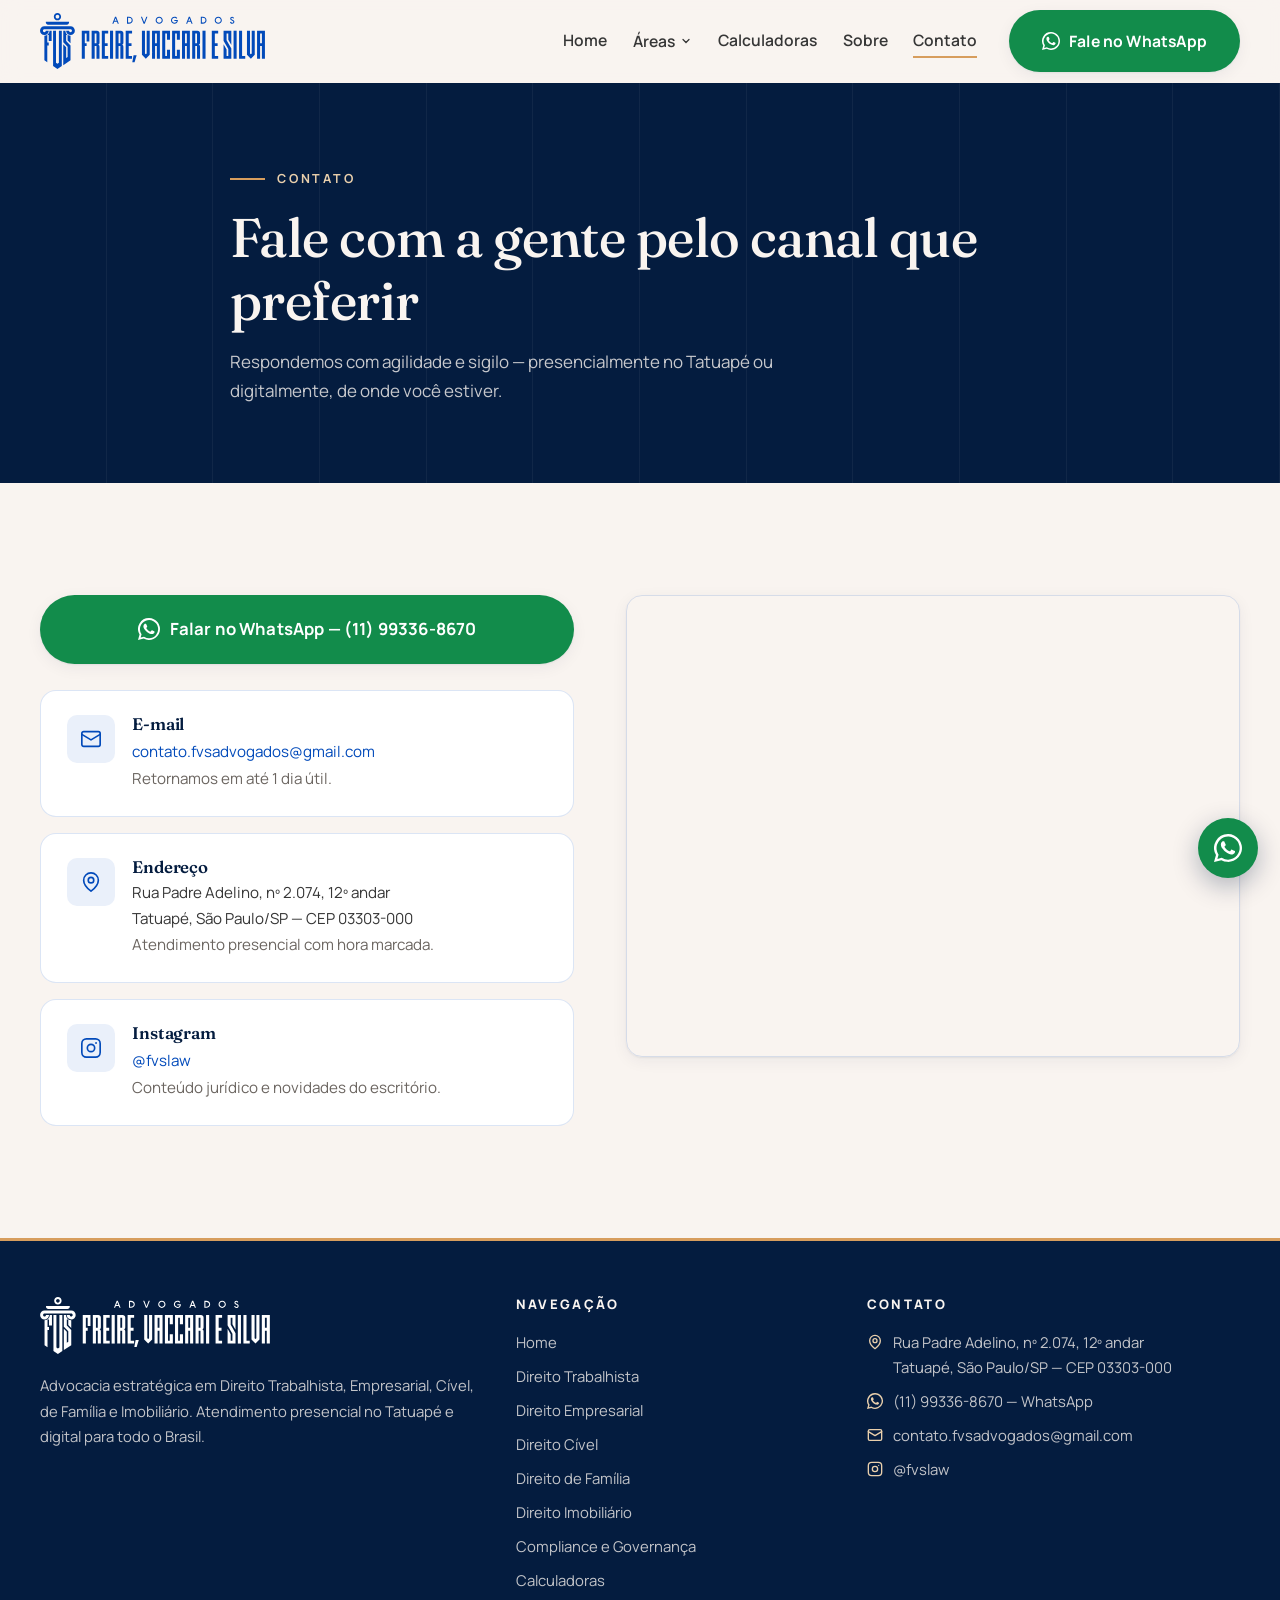
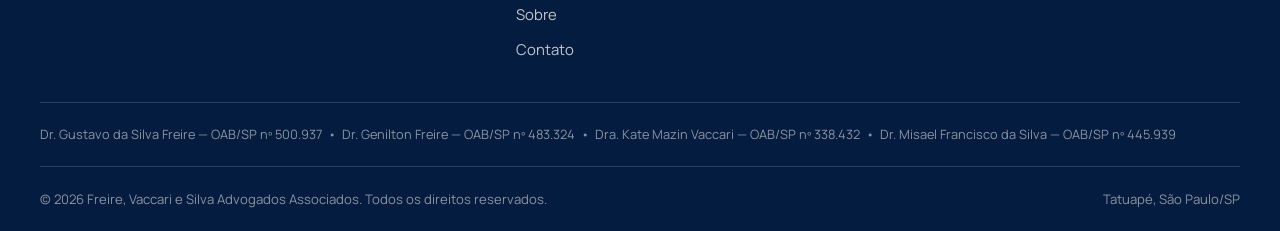
<file: contato.html>
<!DOCTYPE html>
<html lang="pt-BR">
<head>
  <meta charset="UTF-8">
  <meta name="viewport" content="width=device-width, initial-scale=1.0">
  <title>Contato | Freire, Vaccari e Silva Advogados — Tatuapé, São Paulo</title>
  <meta name="description" content="Fale com o Freire, Vaccari e Silva Advogados: WhatsApp (11) 99336-8670, e-mail e atendimento presencial na Rua Padre Adelino, 2.074, 12º andar, Tatuapé, São Paulo/SP.">
  <meta property="og:type" content="website">
  <meta property="og:title" content="Contato | Freire, Vaccari e Silva Advogados">
  <meta property="og:description" content="WhatsApp, e-mail e atendimento presencial no Tatuapé, São Paulo/SP.">
  <meta property="og:image" content="assets/images/logo/logo-horizontal-azul.png">
  <meta property="og:locale" content="pt_BR">

  <link rel="icon" type="image/svg+xml" href="assets/images/logo/simbolo-azul.svg">
  <link rel="icon" type="image/png" href="assets/images/logo/simbolo-azul.png">
  <link rel="apple-touch-icon" href="assets/images/logo/simbolo-azul.png">

  <link rel="preconnect" href="https://fonts.googleapis.com">
  <link rel="preconnect" href="https://fonts.gstatic.com" crossorigin>
  <link href="https://fonts.googleapis.com/css2?family=Fraunces:ital,opsz,wght@0,9..144,400..700;1,9..144,400..700&family=Manrope:wght@400..800&display=swap" rel="stylesheet">
  <link rel="stylesheet" href="assets/css/style.css">
</head>
<body>

  <header class="site-header">
    <div class="container header-inner">
      <a class="brand" href="index.html" aria-label="Freire, Vaccari e Silva Advogados — página inicial">
        <img src="assets/images/logo/logo-horizontal-azul.svg" alt="Freire, Vaccari e Silva Advogados Associados" width="225" height="56">
      </a>
      <nav class="main-nav" id="main-nav" aria-label="Navegação principal">
        <ul>
          <li><a href="index.html">Home</a></li>
          <li class="has-dropdown">
            <button class="nav-drop-toggle" aria-expanded="false" aria-controls="dropdown-areas">
              Áreas
              <svg class="caret" width="12" height="12" viewBox="0 0 24 24" fill="none" stroke="currentColor" stroke-width="2.5" stroke-linecap="round" aria-hidden="true"><path d="m6 9 6 6 6-6"/></svg>
            </button>
            <ul class="dropdown" id="dropdown-areas">
              <li><a href="areas/trabalhista.html">Direito Trabalhista</a></li>
              <li><a href="areas/empresarial.html">Direito Empresarial</a></li>
              <li><a href="areas/civel.html">Direito Cível</a></li>
              <li><a href="areas/familia.html">Direito de Família</a></li>
              <li><a href="areas/imobiliario.html">Direito Imobiliário</a></li>
              <li><a href="areas/compliance.html">Compliance e Governança</a></li>
            </ul>
          </li>
          <li><a href="calculadoras.html">Calculadoras</a></li>
          <li><a href="sobre.html">Sobre</a></li>
          <li><a href="contato.html" aria-current="page">Contato</a></li>
        </ul>
        <a class="btn btn--whatsapp" href="https://wa.me/5511993368670?text=Ol%C3%A1%21%20Vim%20pelo%20site%20e%20gostaria%20de%20mais%20informa%C3%A7%C3%B5es." target="_blank" rel="noopener">
          <svg width="18" height="18" viewBox="0 0 24 24" fill="currentColor" aria-hidden="true"><path d="M17.5 14.4c-.3-.2-1.8-.9-2-1-.3-.1-.5-.2-.7.1-.2.3-.8 1-.9 1.2-.2.2-.4.2-.7.1-.3-.2-1.3-.5-2.4-1.5-.9-.8-1.5-1.8-1.7-2.1-.2-.3 0-.5.1-.6l.5-.5c.1-.2.2-.3.3-.5.1-.2 0-.4 0-.5l-1-2.3c-.2-.5-.5-.5-.7-.5h-.6c-.2 0-.5.1-.8.4-.3.3-1 1-1 2.5s1.1 2.9 1.2 3.1c.2.2 2.1 3.2 5.1 4.5.7.3 1.3.5 1.7.6.7.2 1.4.2 1.9.1.6-.1 1.8-.7 2-1.4.3-.7.3-1.3.2-1.4 0-.1-.3-.2-.5-.3zM12 22h0a9.9 9.9 0 0 1-5-1.4l-.4-.2-3.7 1 1-3.6-.2-.4A9.9 9.9 0 1 1 12 22zm0-21.9A11.9 11.9 0 0 0 1.7 18L0 24l6.3-1.6A11.9 11.9 0 1 0 12 .1z"/></svg>
          Fale no WhatsApp
        </a>
      </nav>
      <button class="nav-toggle" aria-expanded="false" aria-controls="main-nav" aria-label="Abrir menu de navegação">
        <span></span><span></span><span></span>
      </button>
    </div>
  </header>

  <main>
    <section class="page-hero">
      <div class="container">
        <p class="eyebrow">Contato</p>
        <h1>Fale com a gente pelo canal que preferir</h1>
        <p>Respondemos com agilidade e sigilo — presencialmente no Tatuapé ou digitalmente, de onde você estiver.</p>
      </div>
    </section>

    <section class="section section--paper">
      <div class="container contact-grid">
        <div>
          <a class="btn btn--whatsapp btn--lg reveal" style="width:100%; margin-bottom:1.6rem;" href="https://wa.me/5511993368670?text=Ol%C3%A1%21%20Vim%20pelo%20site%20e%20gostaria%20de%20mais%20informa%C3%A7%C3%B5es." target="_blank" rel="noopener">
            <svg width="22" height="22" viewBox="0 0 24 24" fill="currentColor" aria-hidden="true"><path d="M17.5 14.4c-.3-.2-1.8-.9-2-1-.3-.1-.5-.2-.7.1-.2.3-.8 1-.9 1.2-.2.2-.4.2-.7.1-.3-.2-1.3-.5-2.4-1.5-.9-.8-1.5-1.8-1.7-2.1-.2-.3 0-.5.1-.6l.5-.5c.1-.2.2-.3.3-.5.1-.2 0-.4 0-.5l-1-2.3c-.2-.5-.5-.5-.7-.5h-.6c-.2 0-.5.1-.8.4-.3.3-1 1-1 2.5s1.1 2.9 1.2 3.1c.2.2 2.1 3.2 5.1 4.5.7.3 1.3.5 1.7.6.7.2 1.4.2 1.9.1.6-.1 1.8-.7 2-1.4.3-.7.3-1.3.2-1.4 0-.1-.3-.2-.5-.3zM12 22h0a9.9 9.9 0 0 1-5-1.4l-.4-.2-3.7 1 1-3.6-.2-.4A9.9 9.9 0 1 1 12 22zm0-21.9A11.9 11.9 0 0 0 1.7 18L0 24l6.3-1.6A11.9 11.9 0 1 0 12 .1z"/></svg>
            Falar no WhatsApp — (11) 99336-8670
          </a>

          <div class="contact-channel reveal">
            <div class="icon" aria-hidden="true">
              <svg width="22" height="22" viewBox="0 0 24 24" fill="none" stroke="currentColor" stroke-width="1.8" stroke-linecap="round" stroke-linejoin="round"><rect x="2" y="4" width="20" height="16" rx="2"/><path d="m22 7-10 6L2 7"/></svg>
            </div>
            <div>
              <h3>E-mail</h3>
              <a href="mailto:contato.fvsadvogados@gmail.com">contato.fvsadvogados@gmail.com</a>
              <p>Retornamos em até 1 dia útil.</p>
            </div>
          </div>

          <div class="contact-channel reveal reveal-delay-1">
            <div class="icon" aria-hidden="true">
              <svg width="22" height="22" viewBox="0 0 24 24" fill="none" stroke="currentColor" stroke-width="1.8" stroke-linecap="round" stroke-linejoin="round"><path d="M20 10c0 6-8 12-8 12s-8-6-8-12a8 8 0 0 1 16 0Z"/><circle cx="12" cy="10" r="3"/></svg>
            </div>
            <div>
              <h3>Endereço</h3>
              <p style="color:var(--ink-800);">Rua Padre Adelino, nº 2.074, 12º andar<br>Tatuapé, São Paulo/SP — CEP 03303-000</p>
              <p>Atendimento presencial com hora marcada.</p>
            </div>
          </div>

          <div class="contact-channel reveal reveal-delay-2">
            <div class="icon" aria-hidden="true">
              <svg width="22" height="22" viewBox="0 0 24 24" fill="none" stroke="currentColor" stroke-width="1.8" stroke-linecap="round" stroke-linejoin="round"><rect x="2" y="2" width="20" height="20" rx="5"/><circle cx="12" cy="12" r="4"/><circle cx="17.5" cy="6.5" r="1" fill="currentColor" stroke="none"/></svg>
            </div>
            <div>
              <h3>Instagram</h3>
              <a href="https://instagram.com/fvslaw" target="_blank" rel="noopener">@fvslaw</a>
              <p>Conteúdo jurídico e novidades do escritório.</p>
            </div>
          </div>
        </div>

        <div class="map-frame reveal reveal-delay-1">
          <iframe
            src="https://www.google.com/maps?q=Rua+Padre+Adelino,+2074,+Tatuap%C3%A9,+S%C3%A3o+Paulo+-+SP,+03303-000&output=embed"
            title="Mapa — Rua Padre Adelino, 2.074, Tatuapé, São Paulo/SP"
            loading="lazy"
            referrerpolicy="no-referrer-when-downgrade"
            allowfullscreen></iframe>
        </div>
      </div>
    </section>
  </main>

  <footer class="site-footer">
    <div class="container">
      <div class="footer-grid">
        <div class="footer-brand">
          <img src="assets/images/logo/logo-horizontal-branca.svg" alt="Freire, Vaccari e Silva Advogados Associados" width="230" height="57">
          <p>Advocacia estratégica em Direito Trabalhista, Empresarial, Cível, de Família e Imobiliário. Atendimento presencial no Tatuapé e digital para todo o Brasil.</p>
        </div>
        <nav aria-label="Navegação do rodapé">
          <h4>Navegação</h4>
          <ul>
            <li><a href="index.html">Home</a></li>
            <li><a href="areas/trabalhista.html">Direito Trabalhista</a></li>
            <li><a href="areas/empresarial.html">Direito Empresarial</a></li>
            <li><a href="areas/civel.html">Direito Cível</a></li>
            <li><a href="areas/familia.html">Direito de Família</a></li>
            <li><a href="areas/imobiliario.html">Direito Imobiliário</a></li>
            <li><a href="areas/compliance.html">Compliance e Governança</a></li>
            <li><a href="calculadoras.html">Calculadoras</a></li>
            <li><a href="sobre.html">Sobre</a></li>
            <li><a href="contato.html">Contato</a></li>
          </ul>
        </nav>
        <div>
          <h4>Contato</h4>
          <ul class="footer-contact">
            <li>
              <svg width="16" height="16" viewBox="0 0 24 24" fill="none" stroke="currentColor" stroke-width="2" stroke-linecap="round" stroke-linejoin="round" aria-hidden="true"><path d="M20 10c0 6-8 12-8 12s-8-6-8-12a8 8 0 0 1 16 0Z"/><circle cx="12" cy="10" r="3"/></svg>
              <span>Rua Padre Adelino, nº 2.074, 12º andar<br>Tatuapé, São Paulo/SP — CEP 03303-000</span>
            </li>
            <li>
              <svg width="16" height="16" viewBox="0 0 24 24" fill="currentColor" aria-hidden="true"><path d="M17.5 14.4c-.3-.2-1.8-.9-2-1-.3-.1-.5-.2-.7.1-.2.3-.8 1-.9 1.2-.2.2-.4.2-.7.1-.3-.2-1.3-.5-2.4-1.5-.9-.8-1.5-1.8-1.7-2.1-.2-.3 0-.5.1-.6l.5-.5c.1-.2.2-.3.3-.5.1-.2 0-.4 0-.5l-1-2.3c-.2-.5-.5-.5-.7-.5h-.6c-.2 0-.5.1-.8.4-.3.3-1 1-1 2.5s1.1 2.9 1.2 3.1c.2.2 2.1 3.2 5.1 4.5.7.3 1.3.5 1.7.6.7.2 1.4.2 1.9.1.6-.1 1.8-.7 2-1.4.3-.7.3-1.3.2-1.4 0-.1-.3-.2-.5-.3zM12 22h0a9.9 9.9 0 0 1-5-1.4l-.4-.2-3.7 1 1-3.6-.2-.4A9.9 9.9 0 1 1 12 22zm0-21.9A11.9 11.9 0 0 0 1.7 18L0 24l6.3-1.6A11.9 11.9 0 1 0 12 .1z"/></svg>
              <a href="https://wa.me/5511993368670?text=Ol%C3%A1%21%20Vim%20pelo%20site%20e%20gostaria%20de%20mais%20informa%C3%A7%C3%B5es." target="_blank" rel="noopener">(11) 99336-8670 — WhatsApp</a>
            </li>
            <li>
              <svg width="16" height="16" viewBox="0 0 24 24" fill="none" stroke="currentColor" stroke-width="2" stroke-linecap="round" stroke-linejoin="round" aria-hidden="true"><rect x="2" y="4" width="20" height="16" rx="2"/><path d="m22 7-10 6L2 7"/></svg>
              <a href="mailto:contato.fvsadvogados@gmail.com">contato.fvsadvogados@gmail.com</a>
            </li>
            <li>
              <svg width="16" height="16" viewBox="0 0 24 24" fill="none" stroke="currentColor" stroke-width="2" stroke-linecap="round" stroke-linejoin="round" aria-hidden="true"><rect x="2" y="2" width="20" height="20" rx="5"/><circle cx="12" cy="12" r="4"/><circle cx="17.5" cy="6.5" r="1" fill="currentColor" stroke="none"/></svg>
              <a href="https://instagram.com/fvslaw" target="_blank" rel="noopener" aria-label="Instagram @fvslaw">@fvslaw</a>
            </li>
          </ul>
        </div>
      </div>
      <div class="footer-oab">
        Dr. Gustavo da Silva Freire — OAB/SP nº 500.937 &nbsp;•&nbsp; Dr. Genilton Freire — OAB/SP nº 483.324 &nbsp;•&nbsp; Dra. Kate Mazin Vaccari — OAB/SP nº 338.432 &nbsp;•&nbsp; Dr. Misael Francisco da Silva — OAB/SP nº 445.939
      </div>
      <div class="footer-bottom">
        <span>© <span id="current-year">2026</span> Freire, Vaccari e Silva Advogados Associados. Todos os direitos reservados.</span>
        <span>Tatuapé, São Paulo/SP</span>
      </div>
    </div>
  </footer>

  <a class="whatsapp-float" href="https://wa.me/5511993368670?text=Ol%C3%A1%21%20Vim%20pelo%20site%20e%20gostaria%20de%20mais%20informa%C3%A7%C3%B5es." target="_blank" rel="noopener" aria-label="Falar no WhatsApp">
    <svg width="28" height="28" viewBox="0 0 24 24" fill="currentColor" aria-hidden="true"><path d="M17.5 14.4c-.3-.2-1.8-.9-2-1-.3-.1-.5-.2-.7.1-.2.3-.8 1-.9 1.2-.2.2-.4.2-.7.1-.3-.2-1.3-.5-2.4-1.5-.9-.8-1.5-1.8-1.7-2.1-.2-.3 0-.5.1-.6l.5-.5c.1-.2.2-.3.3-.5.1-.2 0-.4 0-.5l-1-2.3c-.2-.5-.5-.5-.7-.5h-.6c-.2 0-.5.1-.8.4-.3.3-1 1-1 2.5s1.1 2.9 1.2 3.1c.2.2 2.1 3.2 5.1 4.5.7.3 1.3.5 1.7.6.7.2 1.4.2 1.9.1.6-.1 1.8-.7 2-1.4.3-.7.3-1.3.2-1.4 0-.1-.3-.2-.5-.3zM12 22h0a9.9 9.9 0 0 1-5-1.4l-.4-.2-3.7 1 1-3.6-.2-.4A9.9 9.9 0 1 1 12 22zm0-21.9A11.9 11.9 0 0 0 1.7 18L0 24l6.3-1.6A11.9 11.9 0 1 0 12 .1z"/></svg>
  </a>

  <script src="assets/js/main.js"></script>
</body>
</html>
</file>
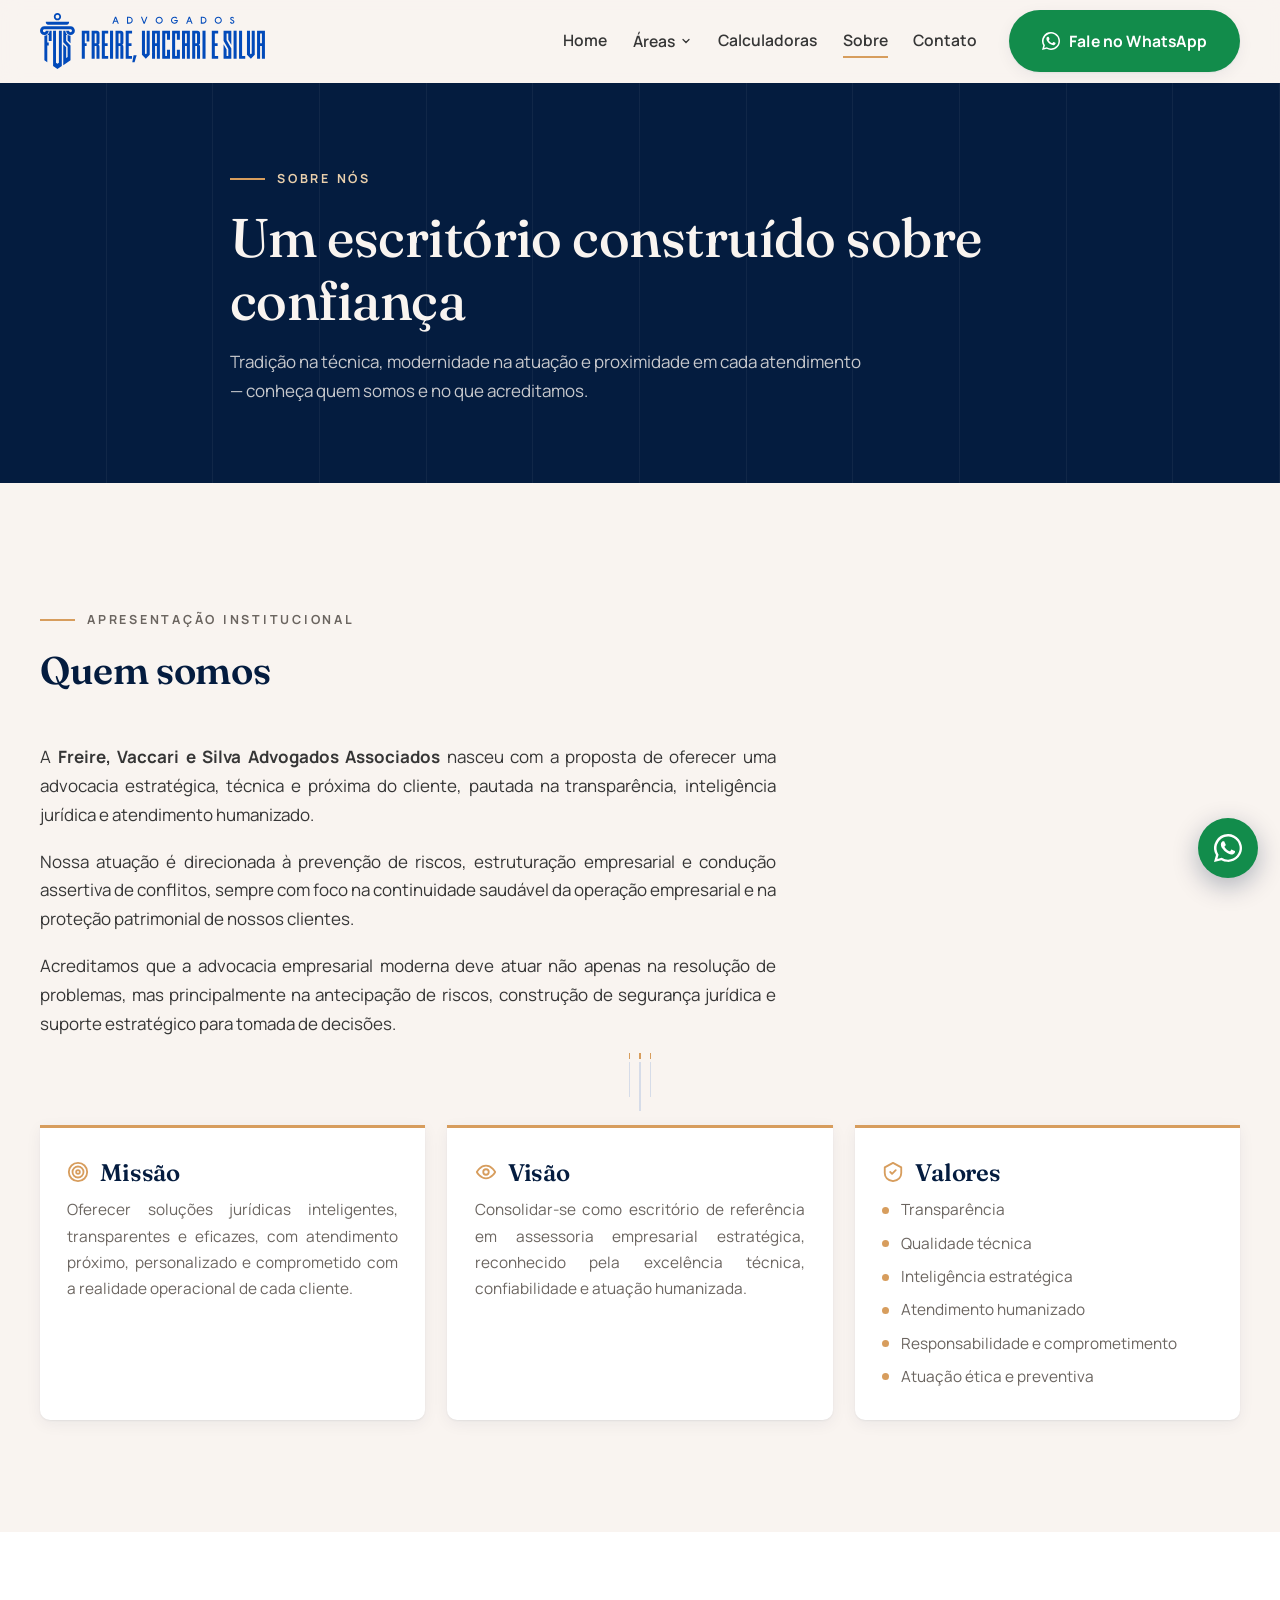
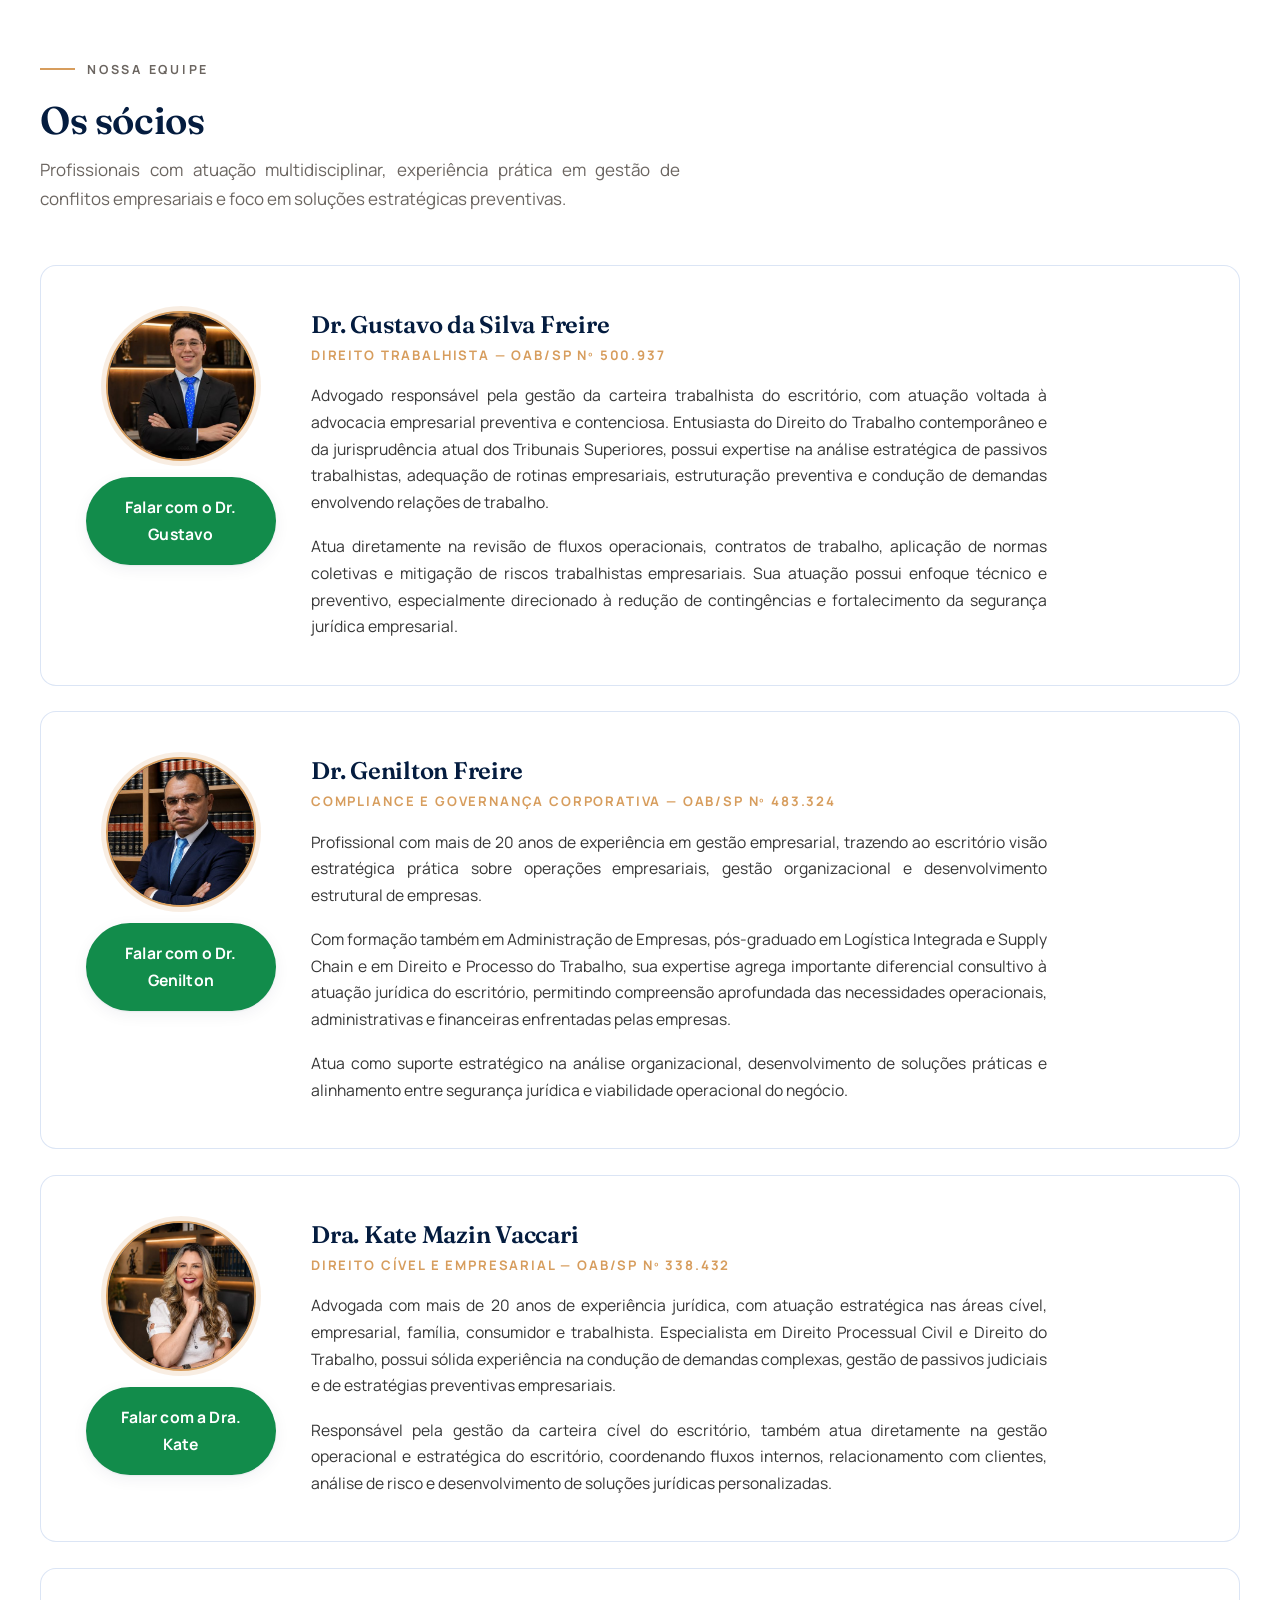
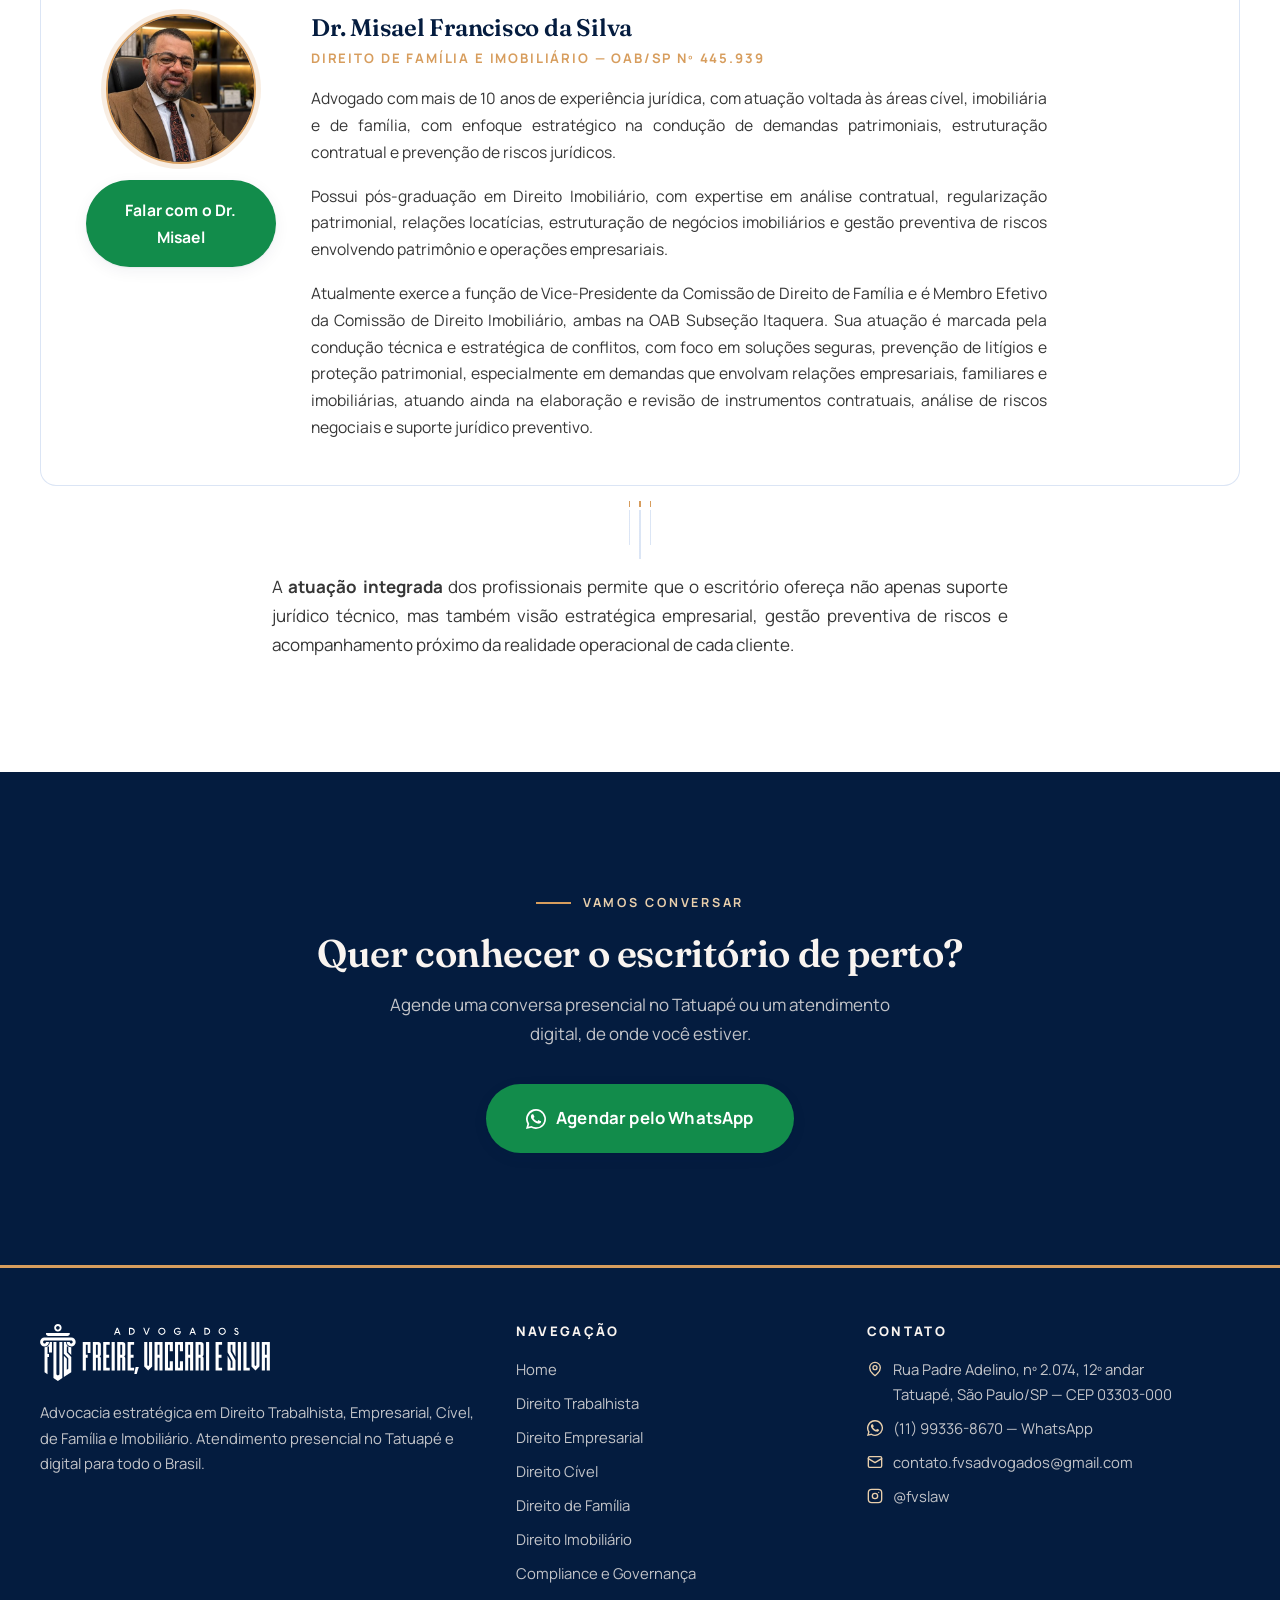
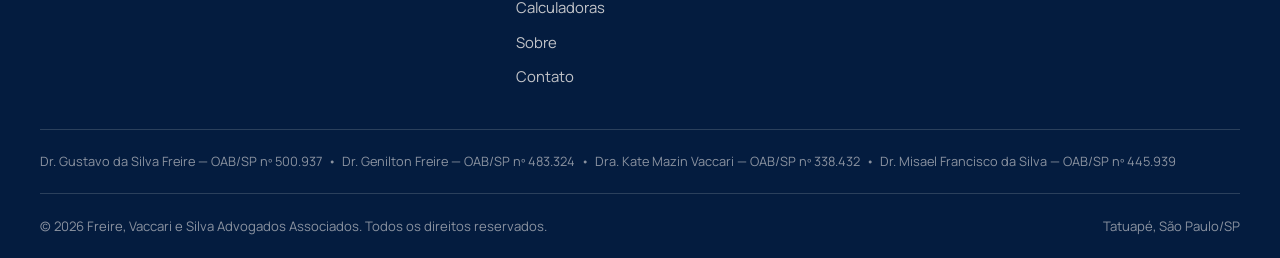
<file: sobre.html>
<!DOCTYPE html>
<html lang="pt-BR">
<head>
  <meta charset="UTF-8">
  <meta name="viewport" content="width=device-width, initial-scale=1.0">
  <title>Sobre o Escritório e Equipe | Freire, Vaccari e Silva Advogados</title>
  <meta name="description" content="Conheça o Freire, Vaccari e Silva Advogados Associados: nossa história, missão, visão, valores e os quatro sócios que lideram cada área de atuação.">
  <meta property="og:type" content="website">
  <meta property="og:title" content="Sobre o Escritório | Freire, Vaccari e Silva Advogados">
  <meta property="og:description" content="Nossa história, missão, valores e a equipe de sócios do FVS Advogados, no Tatuapé, São Paulo/SP.">
  <meta property="og:image" content="assets/images/logo/logo-horizontal-azul.png">
  <meta property="og:locale" content="pt_BR">

  <link rel="icon" type="image/svg+xml" href="assets/images/logo/simbolo-azul.svg">
  <link rel="icon" type="image/png" href="assets/images/logo/simbolo-azul.png">
  <link rel="apple-touch-icon" href="assets/images/logo/simbolo-azul.png">

  <link rel="preconnect" href="https://fonts.googleapis.com">
  <link rel="preconnect" href="https://fonts.gstatic.com" crossorigin>
  <link href="https://fonts.googleapis.com/css2?family=Fraunces:ital,opsz,wght@0,9..144,400..700;1,9..144,400..700&family=Manrope:wght@400..800&display=swap" rel="stylesheet">
  <link rel="stylesheet" href="assets/css/style.css">
</head>
<body>

  <header class="site-header">
    <div class="container header-inner">
      <a class="brand" href="index.html" aria-label="Freire, Vaccari e Silva Advogados — página inicial">
        <img src="assets/images/logo/logo-horizontal-azul.svg" alt="Freire, Vaccari e Silva Advogados Associados" width="225" height="56">
      </a>
      <nav class="main-nav" id="main-nav" aria-label="Navegação principal">
        <ul>
          <li><a href="index.html">Home</a></li>
          <li class="has-dropdown">
            <button class="nav-drop-toggle" aria-expanded="false" aria-controls="dropdown-areas">
              Áreas
              <svg class="caret" width="12" height="12" viewBox="0 0 24 24" fill="none" stroke="currentColor" stroke-width="2.5" stroke-linecap="round" aria-hidden="true"><path d="m6 9 6 6 6-6"/></svg>
            </button>
            <ul class="dropdown" id="dropdown-areas">
              <li><a href="areas/trabalhista.html">Direito Trabalhista</a></li>
              <li><a href="areas/empresarial.html">Direito Empresarial</a></li>
              <li><a href="areas/civel.html">Direito Cível</a></li>
              <li><a href="areas/familia.html">Direito de Família</a></li>
              <li><a href="areas/imobiliario.html">Direito Imobiliário</a></li>
              <li><a href="areas/compliance.html">Compliance e Governança</a></li>
            </ul>
          </li>
          <li><a href="calculadoras.html">Calculadoras</a></li>
          <li><a href="sobre.html" aria-current="page">Sobre</a></li>
          <li><a href="contato.html">Contato</a></li>
        </ul>
        <a class="btn btn--whatsapp" href="https://wa.me/5511993368670?text=Ol%C3%A1%21%20Vim%20pelo%20site%20e%20gostaria%20de%20mais%20informa%C3%A7%C3%B5es." target="_blank" rel="noopener">
          <svg width="18" height="18" viewBox="0 0 24 24" fill="currentColor" aria-hidden="true"><path d="M17.5 14.4c-.3-.2-1.8-.9-2-1-.3-.1-.5-.2-.7.1-.2.3-.8 1-.9 1.2-.2.2-.4.2-.7.1-.3-.2-1.3-.5-2.4-1.5-.9-.8-1.5-1.8-1.7-2.1-.2-.3 0-.5.1-.6l.5-.5c.1-.2.2-.3.3-.5.1-.2 0-.4 0-.5l-1-2.3c-.2-.5-.5-.5-.7-.5h-.6c-.2 0-.5.1-.8.4-.3.3-1 1-1 2.5s1.1 2.9 1.2 3.1c.2.2 2.1 3.2 5.1 4.5.7.3 1.3.5 1.7.6.7.2 1.4.2 1.9.1.6-.1 1.8-.7 2-1.4.3-.7.3-1.3.2-1.4 0-.1-.3-.2-.5-.3zM12 22h0a9.9 9.9 0 0 1-5-1.4l-.4-.2-3.7 1 1-3.6-.2-.4A9.9 9.9 0 1 1 12 22zm0-21.9A11.9 11.9 0 0 0 1.7 18L0 24l6.3-1.6A11.9 11.9 0 1 0 12 .1z"/></svg>
          Fale no WhatsApp
        </a>
      </nav>
      <button class="nav-toggle" aria-expanded="false" aria-controls="main-nav" aria-label="Abrir menu de navegação">
        <span></span><span></span><span></span>
      </button>
    </div>
  </header>

  <main>
    <section class="page-hero">
      <div class="container">
        <p class="eyebrow">Sobre nós</p>
        <h1>Um escritório construído sobre confiança</h1>
        <p>Tradição na técnica, modernidade na atuação e proximidade em cada atendimento — conheça quem somos e no que acreditamos.</p>
      </div>
    </section>

    <!-- ===== I. APRESENTAÇÃO INSTITUCIONAL ===== -->
    <section class="section section--paper">
      <div class="container">
        <div class="section-head reveal">
          <p class="eyebrow">Apresentação institucional</p>
          <h2>Quem somos</h2>
        </div>
        <div class="prose reveal">
          <p>A <strong>Freire, Vaccari e Silva Advogados Associados</strong> nasceu com a proposta de oferecer uma advocacia estratégica, técnica e próxima do cliente, pautada na transparência, inteligência jurídica e atendimento humanizado.</p>
          <p>Nossa atuação é direcionada à prevenção de riscos, estruturação empresarial e condução assertiva de conflitos, sempre com foco na continuidade saudável da operação empresarial e na proteção patrimonial de nossos clientes.</p>
          <p>Acreditamos que a advocacia empresarial moderna deve atuar não apenas na resolução de problemas, mas principalmente na antecipação de riscos, construção de segurança jurídica e suporte estratégico para tomada de decisões.</p>
        </div>

        <div class="divider-column" aria-hidden="true"><span></span><span></span><span></span></div>

        <div class="mvv-grid">
          <div class="mvv-item reveal">
            <h3>
              <svg width="22" height="22" viewBox="0 0 24 24" fill="none" stroke="currentColor" stroke-width="2" stroke-linecap="round" stroke-linejoin="round" aria-hidden="true"><circle cx="12" cy="12" r="10"/><circle cx="12" cy="12" r="6"/><circle cx="12" cy="12" r="2"/></svg>
              Missão
            </h3>
            <p>Oferecer soluções jurídicas inteligentes, transparentes e eficazes, com atendimento próximo, personalizado e comprometido com a realidade operacional de cada cliente.</p>
          </div>
          <div class="mvv-item reveal reveal-delay-1">
            <h3>
              <svg width="22" height="22" viewBox="0 0 24 24" fill="none" stroke="currentColor" stroke-width="2" stroke-linecap="round" stroke-linejoin="round" aria-hidden="true"><path d="M2 12s3.5-7 10-7 10 7 10 7-3.5 7-10 7-10-7-10-7Z"/><circle cx="12" cy="12" r="3"/></svg>
              Visão
            </h3>
            <p>Consolidar-se como escritório de referência em assessoria empresarial estratégica, reconhecido pela excelência técnica, confiabilidade e atuação humanizada.</p>
          </div>
          <div class="mvv-item reveal reveal-delay-2">
            <h3>
              <svg width="22" height="22" viewBox="0 0 24 24" fill="none" stroke="currentColor" stroke-width="2" stroke-linecap="round" stroke-linejoin="round" aria-hidden="true"><path d="M12 2 3 7v6c0 5 4 8 9 9 5-1 9-4 9-9V7l-9-5z"/><path d="m9 12 2 2 4-4"/></svg>
              Valores
            </h3>
            <ul>
              <li>Transparência</li>
              <li>Qualidade técnica</li>
              <li>Inteligência estratégica</li>
              <li>Atendimento humanizado</li>
              <li>Responsabilidade e comprometimento</li>
              <li>Atuação ética e preventiva</li>
            </ul>
          </div>
        </div>
      </div>
    </section>

    <!-- ===== II. EQUIPE / BIOS COMPLETAS ===== -->
    <section class="section section--white">
      <div class="container">
        <div class="section-head reveal">
          <p class="eyebrow">Nossa equipe</p>
          <h2>Os sócios</h2>
          <p>Profissionais com atuação multidisciplinar, experiência prática em gestão de conflitos empresariais e foco em soluções estratégicas preventivas.</p>
        </div>

        <article class="bio-card reveal" id="gustavo">
          <div class="bio-aside">
            <img class="avatar avatar--lg" src="assets/images/team/gustavo-freire.jpg" alt="Dr. Gustavo da Silva Freire" width="150" height="150" loading="lazy">
            <a class="btn btn--whatsapp" href="https://wa.me/5511993368670?text=Ol%C3%A1%21%20Gostaria%20de%20falar%20sobre%20uma%20quest%C3%A3o%20de%20Direito%20Trabalhista." target="_blank" rel="noopener">Falar com o Dr. Gustavo</a>
          </div>
          <div>
            <h3>Dr. Gustavo da Silva Freire</h3>
            <p class="role">Direito Trabalhista — OAB/SP nº 500.937</p>
            <div class="prose">
              <p>Advogado responsável pela gestão da carteira trabalhista do escritório, com atuação voltada à advocacia empresarial preventiva e contenciosa. Entusiasta do Direito do Trabalho contemporâneo e da jurisprudência atual dos Tribunais Superiores, possui expertise na análise estratégica de passivos trabalhistas, adequação de rotinas empresariais, estruturação preventiva e condução de demandas envolvendo relações de trabalho.</p>
              <p>Atua diretamente na revisão de fluxos operacionais, contratos de trabalho, aplicação de normas coletivas e mitigação de riscos trabalhistas empresariais. Sua atuação possui enfoque técnico e preventivo, especialmente direcionado à redução de contingências e fortalecimento da segurança jurídica empresarial.</p>
            </div>
          </div>
        </article>

        <article class="bio-card reveal" id="genilton">
          <div class="bio-aside">
            <img class="avatar avatar--lg" src="assets/images/team/genilton-freire.jpg" alt="Dr. Genilton Freire" width="150" height="150" loading="lazy">
            <a class="btn btn--whatsapp" href="https://wa.me/5511993368670?text=Ol%C3%A1%21%20Gostaria%20de%20falar%20sobre%20Compliance%20e%20Governan%C3%A7a%20Corporativa." target="_blank" rel="noopener">Falar com o Dr. Genilton</a>
          </div>
          <div>
            <h3>Dr. Genilton Freire</h3>
            <p class="role">Compliance e Governança Corporativa — OAB/SP nº 483.324</p>
            <div class="prose">
              <p>Profissional com mais de 20 anos de experiência em gestão empresarial, trazendo ao escritório visão estratégica prática sobre operações empresariais, gestão organizacional e desenvolvimento estrutural de empresas.</p>
              <p>Com formação também em Administração de Empresas, pós-graduado em Logística Integrada e Supply Chain e em Direito e Processo do Trabalho, sua expertise agrega importante diferencial consultivo à atuação jurídica do escritório, permitindo compreensão aprofundada das necessidades operacionais, administrativas e financeiras enfrentadas pelas empresas.</p>
              <p>Atua como suporte estratégico na análise organizacional, desenvolvimento de soluções práticas e alinhamento entre segurança jurídica e viabilidade operacional do negócio.</p>
            </div>
          </div>
        </article>

        <article class="bio-card reveal" id="kate">
          <div class="bio-aside">
            <img class="avatar avatar--lg" src="assets/images/team/kate-vaccari.jpg" alt="Dra. Kate Mazin Vaccari" width="150" height="150" loading="lazy">
            <a class="btn btn--whatsapp" href="https://wa.me/5511993368670?text=Ol%C3%A1%21%20Gostaria%20de%20falar%20sobre%20uma%20quest%C3%A3o%20de%20Direito%20C%C3%ADvel." target="_blank" rel="noopener">Falar com a Dra. Kate</a>
          </div>
          <div>
            <h3>Dra. Kate Mazin Vaccari</h3>
            <p class="role">Direito Cível e Empresarial — OAB/SP nº 338.432</p>
            <div class="prose">
              <p>Advogada com mais de 20 anos de experiência jurídica, com atuação estratégica nas áreas cível, empresarial, família, consumidor e trabalhista. Especialista em Direito Processual Civil e Direito do Trabalho, possui sólida experiência na condução de demandas complexas, gestão de passivos judiciais e de estratégias preventivas empresariais.</p>
              <p>Responsável pela gestão da carteira cível do escritório, também atua diretamente na gestão operacional e estratégica do escritório, coordenando fluxos internos, relacionamento com clientes, análise de risco e desenvolvimento de soluções jurídicas personalizadas.</p>
            </div>
          </div>
        </article>

        <article class="bio-card reveal" id="misael">
          <div class="bio-aside">
            <img class="avatar avatar--lg" src="assets/images/team/misael-silva.jpg" alt="Dr. Misael Francisco da Silva" width="150" height="150" loading="lazy">
            <a class="btn btn--whatsapp" href="https://wa.me/5511993368670?text=Ol%C3%A1%21%20Gostaria%20de%20falar%20sobre%20uma%20quest%C3%A3o%20de%20Direito%20de%20Fam%C3%ADlia%20ou%20Imobili%C3%A1rio." target="_blank" rel="noopener">Falar com o Dr. Misael</a>
          </div>
          <div>
            <h3>Dr. Misael Francisco da Silva</h3>
            <p class="role">Direito de Família e Imobiliário — OAB/SP nº 445.939</p>
            <div class="prose">
              <p>Advogado com mais de 10 anos de experiência jurídica, com atuação voltada às áreas cível, imobiliária e de família, com enfoque estratégico na condução de demandas patrimoniais, estruturação contratual e prevenção de riscos jurídicos.</p>
              <p>Possui pós-graduação em Direito Imobiliário, com expertise em análise contratual, regularização patrimonial, relações locatícias, estruturação de negócios imobiliários e gestão preventiva de riscos envolvendo patrimônio e operações empresariais.</p>
              <p>Atualmente exerce a função de Vice-Presidente da Comissão de Direito de Família e é Membro Efetivo da Comissão de Direito Imobiliário, ambas na OAB Subseção Itaquera. Sua atuação é marcada pela condução técnica e estratégica de conflitos, com foco em soluções seguras, prevenção de litígios e proteção patrimonial, especialmente em demandas que envolvam relações empresariais, familiares e imobiliárias, atuando ainda na elaboração e revisão de instrumentos contratuais, análise de riscos negociais e suporte jurídico preventivo.</p>
            </div>
          </div>
        </article>

        <div class="divider-column" aria-hidden="true"><span></span><span></span><span></span></div>

        <div class="prose reveal" style="margin-inline:auto; text-align:center;">
          <p>A <strong>atuação integrada</strong> dos profissionais permite que o escritório ofereça não apenas suporte jurídico técnico, mas também visão estratégica empresarial, gestão preventiva de riscos e acompanhamento próximo da realidade operacional de cada cliente.</p>
        </div>
      </div>
    </section>

    <!-- ===== CTA ===== -->
    <section class="section section--navy cta-final">
      <div class="container reveal">
        <p class="eyebrow" style="justify-content:center;">Vamos conversar</p>
        <h2>Quer conhecer o escritório de perto?</h2>
        <p style="max-width:34rem; margin:1rem auto 2.2rem; color:rgba(249,244,240,.78);">Agende uma conversa presencial no Tatuapé ou um atendimento digital, de onde você estiver.</p>
        <a class="btn btn--whatsapp btn--lg" href="https://wa.me/5511993368670?text=Ol%C3%A1%21%20Vim%20pelo%20site%20e%20gostaria%20de%20agendar%20uma%20conversa." target="_blank" rel="noopener">
          <svg width="20" height="20" viewBox="0 0 24 24" fill="currentColor" aria-hidden="true"><path d="M17.5 14.4c-.3-.2-1.8-.9-2-1-.3-.1-.5-.2-.7.1-.2.3-.8 1-.9 1.2-.2.2-.4.2-.7.1-.3-.2-1.3-.5-2.4-1.5-.9-.8-1.5-1.8-1.7-2.1-.2-.3 0-.5.1-.6l.5-.5c.1-.2.2-.3.3-.5.1-.2 0-.4 0-.5l-1-2.3c-.2-.5-.5-.5-.7-.5h-.6c-.2 0-.5.1-.8.4-.3.3-1 1-1 2.5s1.1 2.9 1.2 3.1c.2.2 2.1 3.2 5.1 4.5.7.3 1.3.5 1.7.6.7.2 1.4.2 1.9.1.6-.1 1.8-.7 2-1.4.3-.7.3-1.3.2-1.4 0-.1-.3-.2-.5-.3zM12 22h0a9.9 9.9 0 0 1-5-1.4l-.4-.2-3.7 1 1-3.6-.2-.4A9.9 9.9 0 1 1 12 22zm0-21.9A11.9 11.9 0 0 0 1.7 18L0 24l6.3-1.6A11.9 11.9 0 1 0 12 .1z"/></svg>
          Agendar pelo WhatsApp
        </a>
      </div>
    </section>
  </main>

  <footer class="site-footer">
    <div class="container">
      <div class="footer-grid">
        <div class="footer-brand">
          <img src="assets/images/logo/logo-horizontal-branca.svg" alt="Freire, Vaccari e Silva Advogados Associados" width="230" height="57">
          <p>Advocacia estratégica em Direito Trabalhista, Empresarial, Cível, de Família e Imobiliário. Atendimento presencial no Tatuapé e digital para todo o Brasil.</p>
        </div>
        <nav aria-label="Navegação do rodapé">
          <h4>Navegação</h4>
          <ul>
            <li><a href="index.html">Home</a></li>
            <li><a href="areas/trabalhista.html">Direito Trabalhista</a></li>
            <li><a href="areas/empresarial.html">Direito Empresarial</a></li>
            <li><a href="areas/civel.html">Direito Cível</a></li>
            <li><a href="areas/familia.html">Direito de Família</a></li>
            <li><a href="areas/imobiliario.html">Direito Imobiliário</a></li>
            <li><a href="areas/compliance.html">Compliance e Governança</a></li>
            <li><a href="calculadoras.html">Calculadoras</a></li>
            <li><a href="sobre.html">Sobre</a></li>
            <li><a href="contato.html">Contato</a></li>
          </ul>
        </nav>
        <div>
          <h4>Contato</h4>
          <ul class="footer-contact">
            <li>
              <svg width="16" height="16" viewBox="0 0 24 24" fill="none" stroke="currentColor" stroke-width="2" stroke-linecap="round" stroke-linejoin="round" aria-hidden="true"><path d="M20 10c0 6-8 12-8 12s-8-6-8-12a8 8 0 0 1 16 0Z"/><circle cx="12" cy="10" r="3"/></svg>
              <span>Rua Padre Adelino, nº 2.074, 12º andar<br>Tatuapé, São Paulo/SP — CEP 03303-000</span>
            </li>
            <li>
              <svg width="16" height="16" viewBox="0 0 24 24" fill="currentColor" aria-hidden="true"><path d="M17.5 14.4c-.3-.2-1.8-.9-2-1-.3-.1-.5-.2-.7.1-.2.3-.8 1-.9 1.2-.2.2-.4.2-.7.1-.3-.2-1.3-.5-2.4-1.5-.9-.8-1.5-1.8-1.7-2.1-.2-.3 0-.5.1-.6l.5-.5c.1-.2.2-.3.3-.5.1-.2 0-.4 0-.5l-1-2.3c-.2-.5-.5-.5-.7-.5h-.6c-.2 0-.5.1-.8.4-.3.3-1 1-1 2.5s1.1 2.9 1.2 3.1c.2.2 2.1 3.2 5.1 4.5.7.3 1.3.5 1.7.6.7.2 1.4.2 1.9.1.6-.1 1.8-.7 2-1.4.3-.7.3-1.3.2-1.4 0-.1-.3-.2-.5-.3zM12 22h0a9.9 9.9 0 0 1-5-1.4l-.4-.2-3.7 1 1-3.6-.2-.4A9.9 9.9 0 1 1 12 22zm0-21.9A11.9 11.9 0 0 0 1.7 18L0 24l6.3-1.6A11.9 11.9 0 1 0 12 .1z"/></svg>
              <a href="https://wa.me/5511993368670?text=Ol%C3%A1%21%20Vim%20pelo%20site%20e%20gostaria%20de%20mais%20informa%C3%A7%C3%B5es." target="_blank" rel="noopener">(11) 99336-8670 — WhatsApp</a>
            </li>
            <li>
              <svg width="16" height="16" viewBox="0 0 24 24" fill="none" stroke="currentColor" stroke-width="2" stroke-linecap="round" stroke-linejoin="round" aria-hidden="true"><rect x="2" y="4" width="20" height="16" rx="2"/><path d="m22 7-10 6L2 7"/></svg>
              <a href="mailto:contato.fvsadvogados@gmail.com">contato.fvsadvogados@gmail.com</a>
            </li>
            <li>
              <svg width="16" height="16" viewBox="0 0 24 24" fill="none" stroke="currentColor" stroke-width="2" stroke-linecap="round" stroke-linejoin="round" aria-hidden="true"><rect x="2" y="2" width="20" height="20" rx="5"/><circle cx="12" cy="12" r="4"/><circle cx="17.5" cy="6.5" r="1" fill="currentColor" stroke="none"/></svg>
              <a href="https://instagram.com/fvslaw" target="_blank" rel="noopener" aria-label="Instagram @fvslaw">@fvslaw</a>
            </li>
          </ul>
        </div>
      </div>
      <div class="footer-oab">
        Dr. Gustavo da Silva Freire — OAB/SP nº 500.937 &nbsp;•&nbsp; Dr. Genilton Freire — OAB/SP nº 483.324 &nbsp;•&nbsp; Dra. Kate Mazin Vaccari — OAB/SP nº 338.432 &nbsp;•&nbsp; Dr. Misael Francisco da Silva — OAB/SP nº 445.939
      </div>
      <div class="footer-bottom">
        <span>© <span id="current-year">2026</span> Freire, Vaccari e Silva Advogados Associados. Todos os direitos reservados.</span>
        <span>Tatuapé, São Paulo/SP</span>
      </div>
    </div>
  </footer>

  <a class="whatsapp-float" href="https://wa.me/5511993368670?text=Ol%C3%A1%21%20Vim%20pelo%20site%20e%20gostaria%20de%20mais%20informa%C3%A7%C3%B5es." target="_blank" rel="noopener" aria-label="Falar no WhatsApp">
    <svg width="28" height="28" viewBox="0 0 24 24" fill="currentColor" aria-hidden="true"><path d="M17.5 14.4c-.3-.2-1.8-.9-2-1-.3-.1-.5-.2-.7.1-.2.3-.8 1-.9 1.2-.2.2-.4.2-.7.1-.3-.2-1.3-.5-2.4-1.5-.9-.8-1.5-1.8-1.7-2.1-.2-.3 0-.5.1-.6l.5-.5c.1-.2.2-.3.3-.5.1-.2 0-.4 0-.5l-1-2.3c-.2-.5-.5-.5-.7-.5h-.6c-.2 0-.5.1-.8.4-.3.3-1 1-1 2.5s1.1 2.9 1.2 3.1c.2.2 2.1 3.2 5.1 4.5.7.3 1.3.5 1.7.6.7.2 1.4.2 1.9.1.6-.1 1.8-.7 2-1.4.3-.7.3-1.3.2-1.4 0-.1-.3-.2-.5-.3zM12 22h0a9.9 9.9 0 0 1-5-1.4l-.4-.2-3.7 1 1-3.6-.2-.4A9.9 9.9 0 1 1 12 22zm0-21.9A11.9 11.9 0 0 0 1.7 18L0 24l6.3-1.6A11.9 11.9 0 1 0 12 .1z"/></svg>
  </a>

  <script src="assets/js/main.js"></script>
</body>
</html>
</file>
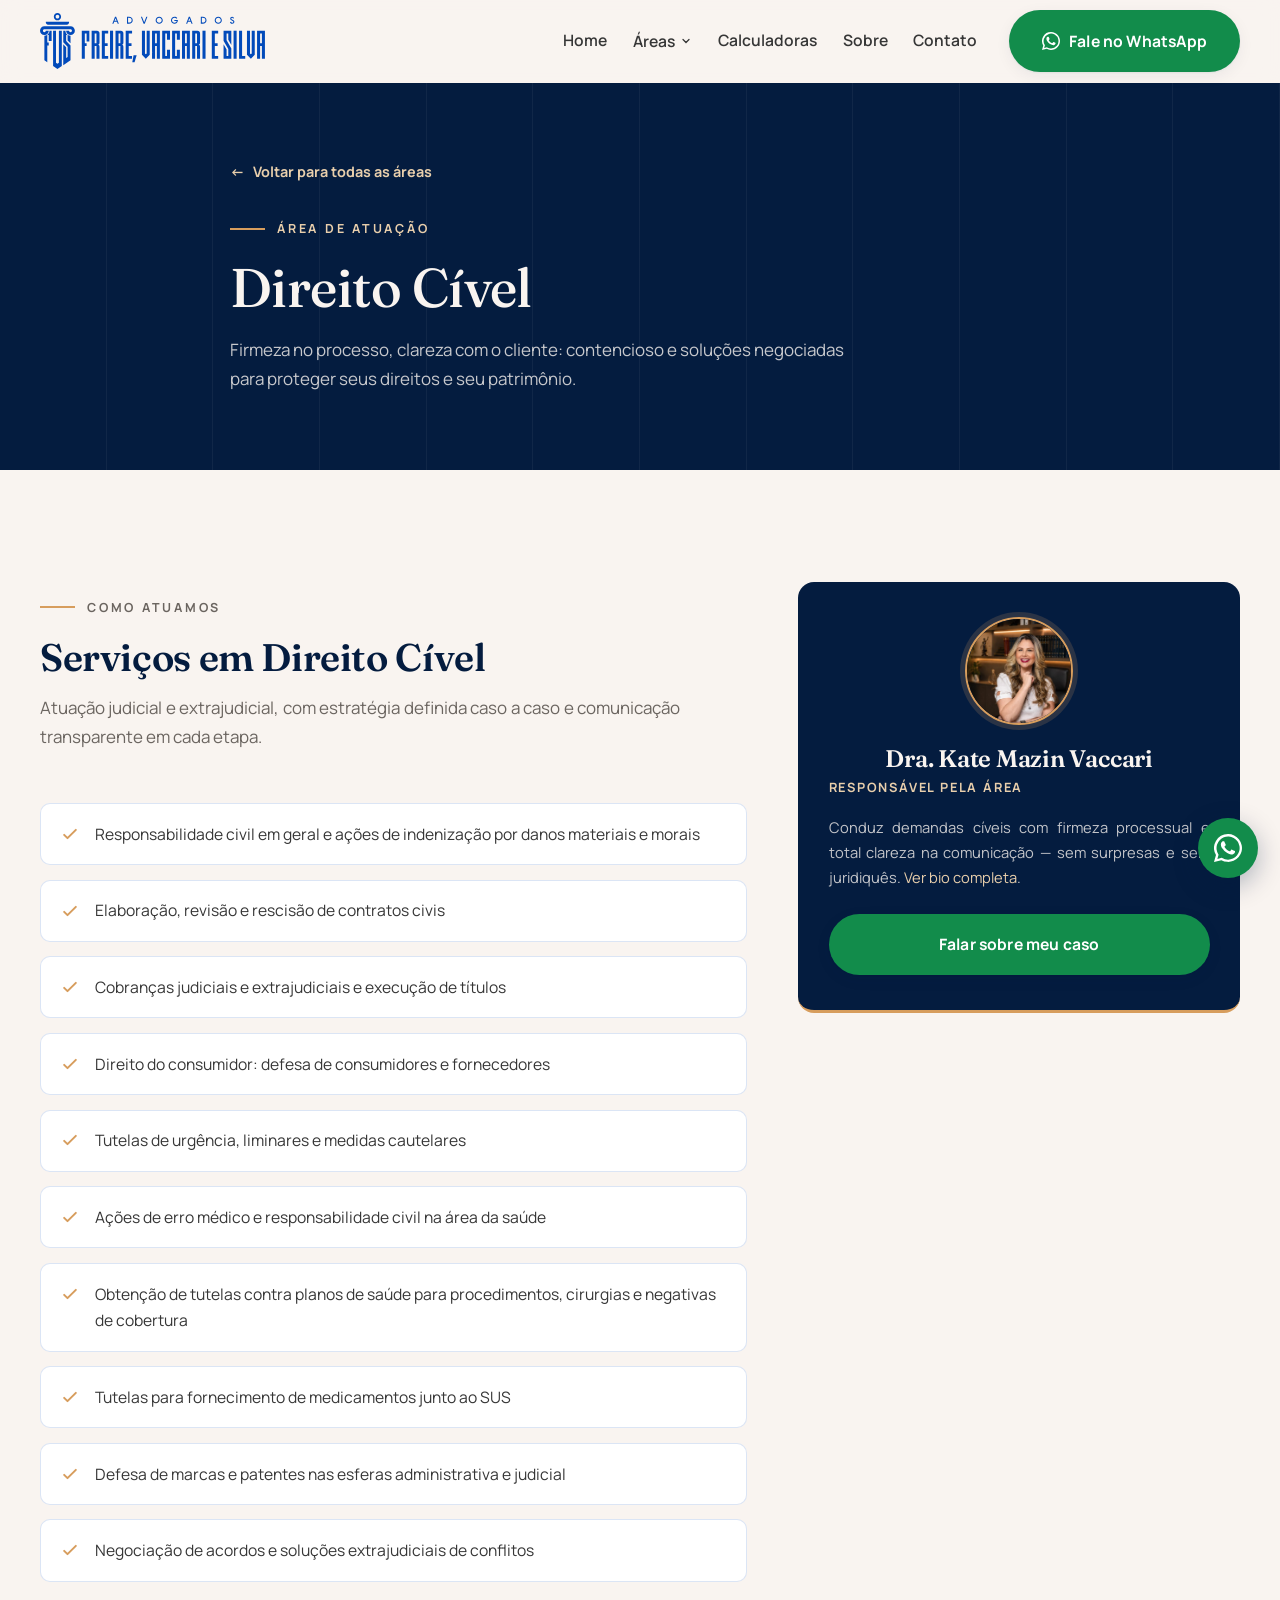
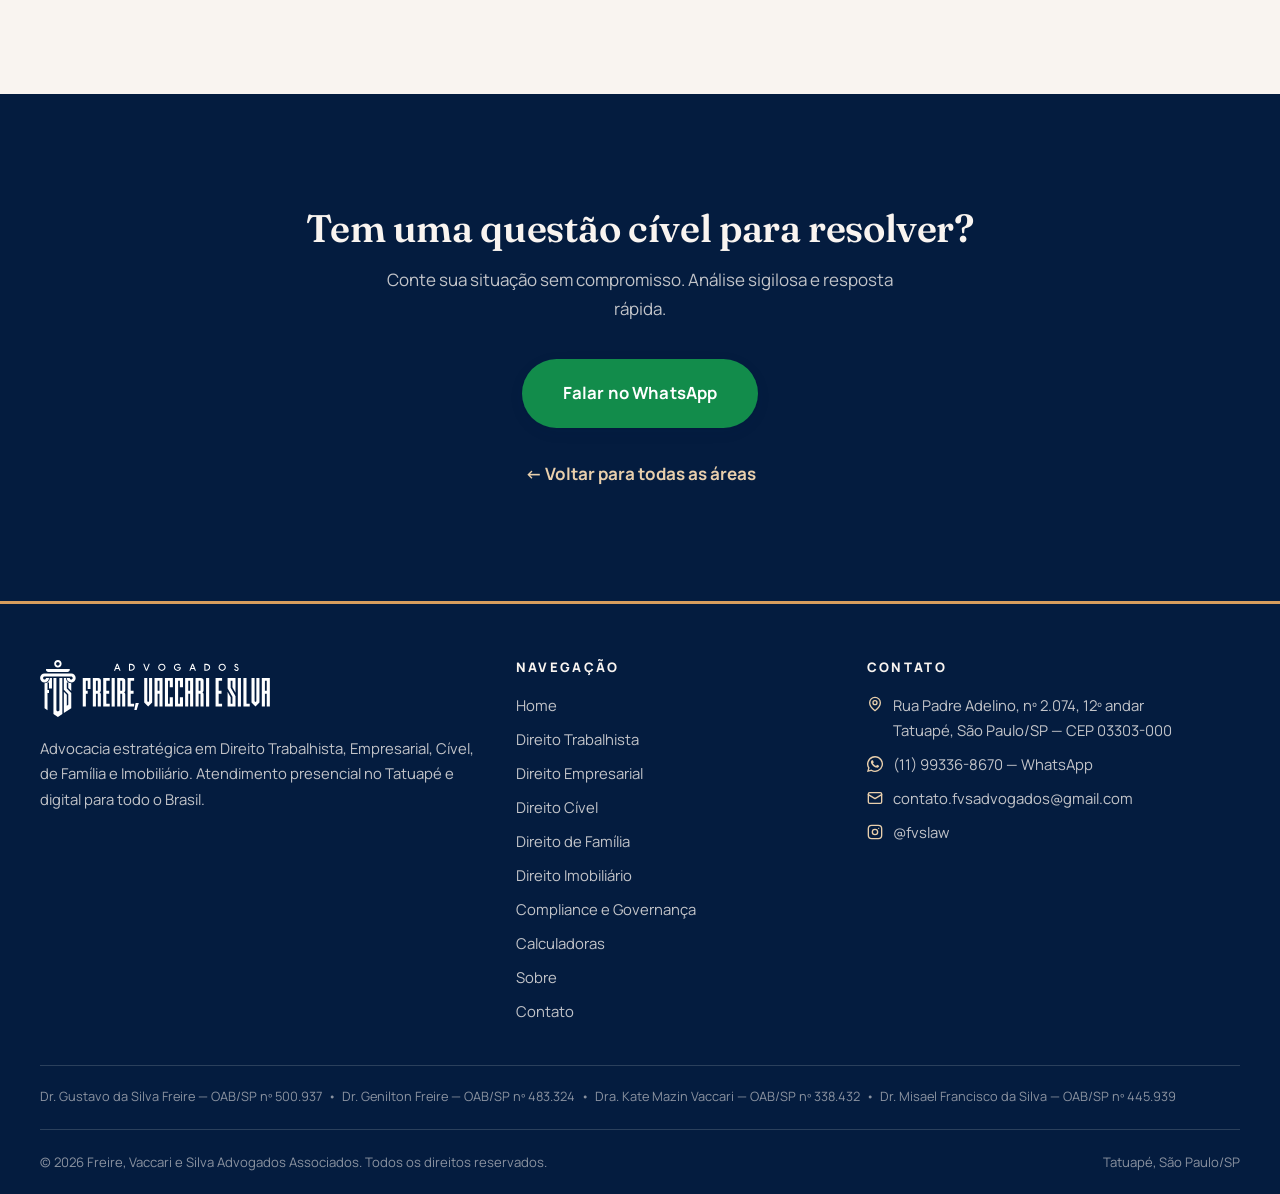
<file: areas/civel.html>
<!DOCTYPE html>
<html lang="pt-BR">
<head>
  <meta charset="UTF-8">
  <meta name="viewport" content="width=device-width, initial-scale=1.0">
  <title>Direito Cível | Freire, Vaccari e Silva Advogados</title>
  <meta name="description" content="Contencioso cível em São Paulo: responsabilidade civil, indenizações, contratos, cobranças e direito do consumidor. Responsável: Dra. Kate Mazin Vaccari.">
  <meta property="og:type" content="website">
  <meta property="og:title" content="Direito Cível | FVS Advogados">
  <meta property="og:description" content="Contencioso e soluções negociadas com firmeza processual e clareza com o cliente.">
  <meta property="og:image" content="../assets/images/logo/logo-horizontal-azul.png">
  <meta property="og:locale" content="pt_BR">

  <link rel="icon" type="image/svg+xml" href="../assets/images/logo/simbolo-azul.svg">
  <link rel="icon" type="image/png" href="../assets/images/logo/simbolo-azul.png">
  <link rel="apple-touch-icon" href="../assets/images/logo/simbolo-azul.png">

  <link rel="preconnect" href="https://fonts.googleapis.com">
  <link rel="preconnect" href="https://fonts.gstatic.com" crossorigin>
  <link href="https://fonts.googleapis.com/css2?family=Fraunces:ital,opsz,wght@0,9..144,400..700;1,9..144,400..700&family=Manrope:wght@400..800&display=swap" rel="stylesheet">
  <link rel="stylesheet" href="../assets/css/style.css">
</head>
<body>

  <header class="site-header">
    <div class="container header-inner">
      <a class="brand" href="../index.html" aria-label="Freire, Vaccari e Silva Advogados — página inicial">
        <img src="../assets/images/logo/logo-horizontal-azul.svg" alt="Freire, Vaccari e Silva Advogados Associados" width="225" height="56">
      </a>
      <nav class="main-nav" id="main-nav" aria-label="Navegação principal">
        <ul>
          <li><a href="../index.html">Home</a></li>
          <li class="has-dropdown">
            <button class="nav-drop-toggle" aria-expanded="false" aria-controls="dropdown-areas">
              Áreas
              <svg class="caret" width="12" height="12" viewBox="0 0 24 24" fill="none" stroke="currentColor" stroke-width="2.5" stroke-linecap="round" aria-hidden="true"><path d="m6 9 6 6 6-6"/></svg>
            </button>
            <ul class="dropdown" id="dropdown-areas">
              <li><a href="trabalhista.html">Direito Trabalhista</a></li>
              <li><a href="empresarial.html">Direito Empresarial</a></li>
              <li><a href="civel.html" aria-current="page">Direito Cível</a></li>
              <li><a href="familia.html">Direito de Família</a></li>
              <li><a href="imobiliario.html">Direito Imobiliário</a></li>
              <li><a href="compliance.html">Compliance e Governança</a></li>
            </ul>
          </li>
          <li><a href="../calculadoras.html">Calculadoras</a></li>
          <li><a href="../sobre.html">Sobre</a></li>
          <li><a href="../contato.html">Contato</a></li>
        </ul>
        <a class="btn btn--whatsapp" href="https://wa.me/5511993368670?text=Ol%C3%A1%21%20Gostaria%20de%20falar%20sobre%20uma%20quest%C3%A3o%20de%20Direito%20C%C3%ADvel." target="_blank" rel="noopener">
          <svg width="18" height="18" viewBox="0 0 24 24" fill="currentColor" aria-hidden="true"><path d="M17.5 14.4c-.3-.2-1.8-.9-2-1-.3-.1-.5-.2-.7.1-.2.3-.8 1-.9 1.2-.2.2-.4.2-.7.1-.3-.2-1.3-.5-2.4-1.5-.9-.8-1.5-1.8-1.7-2.1-.2-.3 0-.5.1-.6l.5-.5c.1-.2.2-.3.3-.5.1-.2 0-.4 0-.5l-1-2.3c-.2-.5-.5-.5-.7-.5h-.6c-.2 0-.5.1-.8.4-.3.3-1 1-1 2.5s1.1 2.9 1.2 3.1c.2.2 2.1 3.2 5.1 4.5.7.3 1.3.5 1.7.6.7.2 1.4.2 1.9.1.6-.1 1.8-.7 2-1.4.3-.7.3-1.3.2-1.4 0-.1-.3-.2-.5-.3zM12 22h0a9.9 9.9 0 0 1-5-1.4l-.4-.2-3.7 1 1-3.6-.2-.4A9.9 9.9 0 1 1 12 22zm0-21.9A11.9 11.9 0 0 0 1.7 18L0 24l6.3-1.6A11.9 11.9 0 1 0 12 .1z"/></svg>
          Fale no WhatsApp
        </a>
      </nav>
      <button class="nav-toggle" aria-expanded="false" aria-controls="main-nav" aria-label="Abrir menu de navegação">
        <span></span><span></span><span></span>
      </button>
    </div>
  </header>

  <main>
    <section class="page-hero">
      <div class="container">
        <a class="breadcrumb-back" href="../index.html#areas"><span aria-hidden="true">←</span> Voltar para todas as áreas</a>
        <p class="eyebrow">Área de atuação</p>
        <h1>Direito Cível</h1>
        <p>Firmeza no processo, clareza com o cliente: contencioso e soluções negociadas para proteger seus direitos e seu patrimônio.</p>
      </div>
    </section>

    <section class="section section--paper">
      <div class="container area-layout">
        <div>
          <div class="section-head reveal">
            <p class="eyebrow">Como atuamos</p>
            <h2>Serviços em Direito Cível</h2>
            <p>Atuação judicial e extrajudicial, com estratégia definida caso a caso e comunicação transparente em cada etapa.</p>
          </div>
          <ul class="service-list">
            <li class="reveal"><svg width="20" height="20" viewBox="0 0 24 24" fill="none" stroke="currentColor" stroke-width="2.4" stroke-linecap="round" stroke-linejoin="round" aria-hidden="true"><path d="m5 13 4 4L19 7"/></svg>Responsabilidade civil em geral e ações de indenização por danos materiais e morais</li>
            <li class="reveal"><svg width="20" height="20" viewBox="0 0 24 24" fill="none" stroke="currentColor" stroke-width="2.4" stroke-linecap="round" stroke-linejoin="round" aria-hidden="true"><path d="m5 13 4 4L19 7"/></svg>Elaboração, revisão e rescisão de contratos civis</li>
            <li class="reveal"><svg width="20" height="20" viewBox="0 0 24 24" fill="none" stroke="currentColor" stroke-width="2.4" stroke-linecap="round" stroke-linejoin="round" aria-hidden="true"><path d="m5 13 4 4L19 7"/></svg>Cobranças judiciais e extrajudiciais e execução de títulos</li>
            <li class="reveal"><svg width="20" height="20" viewBox="0 0 24 24" fill="none" stroke="currentColor" stroke-width="2.4" stroke-linecap="round" stroke-linejoin="round" aria-hidden="true"><path d="m5 13 4 4L19 7"/></svg>Direito do consumidor: defesa de consumidores e fornecedores</li>
            <li class="reveal"><svg width="20" height="20" viewBox="0 0 24 24" fill="none" stroke="currentColor" stroke-width="2.4" stroke-linecap="round" stroke-linejoin="round" aria-hidden="true"><path d="m5 13 4 4L19 7"/></svg>Tutelas de urgência, liminares e medidas cautelares</li>
            <li class="reveal"><svg width="20" height="20" viewBox="0 0 24 24" fill="none" stroke="currentColor" stroke-width="2.4" stroke-linecap="round" stroke-linejoin="round" aria-hidden="true"><path d="m5 13 4 4L19 7"/></svg>Ações de erro médico e responsabilidade civil na área da saúde</li>
            <li class="reveal"><svg width="20" height="20" viewBox="0 0 24 24" fill="none" stroke="currentColor" stroke-width="2.4" stroke-linecap="round" stroke-linejoin="round" aria-hidden="true"><path d="m5 13 4 4L19 7"/></svg>Obtenção de tutelas contra planos de saúde para procedimentos, cirurgias e negativas de cobertura</li>
            <li class="reveal"><svg width="20" height="20" viewBox="0 0 24 24" fill="none" stroke="currentColor" stroke-width="2.4" stroke-linecap="round" stroke-linejoin="round" aria-hidden="true"><path d="m5 13 4 4L19 7"/></svg>Tutelas para fornecimento de medicamentos junto ao SUS</li>
            <li class="reveal"><svg width="20" height="20" viewBox="0 0 24 24" fill="none" stroke="currentColor" stroke-width="2.4" stroke-linecap="round" stroke-linejoin="round" aria-hidden="true"><path d="m5 13 4 4L19 7"/></svg>Defesa de marcas e patentes nas esferas administrativa e judicial</li>
            <li class="reveal"><svg width="20" height="20" viewBox="0 0 24 24" fill="none" stroke="currentColor" stroke-width="2.4" stroke-linecap="round" stroke-linejoin="round" aria-hidden="true"><path d="m5 13 4 4L19 7"/></svg>Negociação de acordos e soluções extrajudiciais de conflitos</li>
          </ul>
        </div>

        <aside class="lawyer-card reveal">
          <img class="avatar" style="margin-inline:auto;" src="../assets/images/team/kate-vaccari.jpg" alt="Dra. Kate Mazin Vaccari" width="108" height="108" loading="lazy">
          <h3>Dra. Kate Mazin Vaccari</h3>
          <p class="role">Responsável pela área</p>
          <p>Conduz demandas cíveis com firmeza processual e total clareza na comunicação — sem surpresas e sem juridiquês. <a href="../sobre.html#kate" style="color:var(--gold-300);">Ver bio completa</a>.</p>
          <a class="btn btn--whatsapp" href="https://wa.me/5511993368670?text=Ol%C3%A1%21%20Gostaria%20de%20falar%20sobre%20uma%20quest%C3%A3o%20de%20Direito%20C%C3%ADvel." target="_blank" rel="noopener">Falar sobre meu caso</a>
        </aside>
      </div>
    </section>

    <section class="section section--navy cta-final">
      <div class="container reveal">
        <h2>Tem uma questão cível para resolver?</h2>
        <p style="max-width:34rem; margin:1rem auto 2.2rem; color:rgba(249,244,240,.78);">Conte sua situação sem compromisso. Análise sigilosa e resposta rápida.</p>
        <a class="btn btn--whatsapp btn--lg" href="https://wa.me/5511993368670?text=Ol%C3%A1%21%20Gostaria%20de%20falar%20sobre%20uma%20quest%C3%A3o%20de%20Direito%20C%C3%ADvel." target="_blank" rel="noopener">Falar no WhatsApp</a>
        <p style="margin-top:2rem;"><a href="../index.html#areas" style="color:var(--gold-300); font-weight:700;">← Voltar para todas as áreas</a></p>
      </div>
    </section>
  </main>

  <footer class="site-footer">
    <div class="container">
      <div class="footer-grid">
        <div class="footer-brand">
          <img src="../assets/images/logo/logo-horizontal-branca.svg" alt="Freire, Vaccari e Silva Advogados Associados" width="230" height="57">
          <p>Advocacia estratégica em Direito Trabalhista, Empresarial, Cível, de Família e Imobiliário. Atendimento presencial no Tatuapé e digital para todo o Brasil.</p>
        </div>
        <nav aria-label="Navegação do rodapé">
          <h4>Navegação</h4>
          <ul>
            <li><a href="../index.html">Home</a></li>
            <li><a href="trabalhista.html">Direito Trabalhista</a></li>
            <li><a href="empresarial.html">Direito Empresarial</a></li>
            <li><a href="civel.html">Direito Cível</a></li>
            <li><a href="familia.html">Direito de Família</a></li>
            <li><a href="imobiliario.html">Direito Imobiliário</a></li>
            <li><a href="compliance.html">Compliance e Governança</a></li>
            <li><a href="../calculadoras.html">Calculadoras</a></li>
            <li><a href="../sobre.html">Sobre</a></li>
            <li><a href="../contato.html">Contato</a></li>
          </ul>
        </nav>
        <div>
          <h4>Contato</h4>
          <ul class="footer-contact">
            <li>
              <svg width="16" height="16" viewBox="0 0 24 24" fill="none" stroke="currentColor" stroke-width="2" stroke-linecap="round" stroke-linejoin="round" aria-hidden="true"><path d="M20 10c0 6-8 12-8 12s-8-6-8-12a8 8 0 0 1 16 0Z"/><circle cx="12" cy="10" r="3"/></svg>
              <span>Rua Padre Adelino, nº 2.074, 12º andar<br>Tatuapé, São Paulo/SP — CEP 03303-000</span>
            </li>
            <li>
              <svg width="16" height="16" viewBox="0 0 24 24" fill="currentColor" aria-hidden="true"><path d="M17.5 14.4c-.3-.2-1.8-.9-2-1-.3-.1-.5-.2-.7.1-.2.3-.8 1-.9 1.2-.2.2-.4.2-.7.1-.3-.2-1.3-.5-2.4-1.5-.9-.8-1.5-1.8-1.7-2.1-.2-.3 0-.5.1-.6l.5-.5c.1-.2.2-.3.3-.5.1-.2 0-.4 0-.5l-1-2.3c-.2-.5-.5-.5-.7-.5h-.6c-.2 0-.5.1-.8.4-.3.3-1 1-1 2.5s1.1 2.9 1.2 3.1c.2.2 2.1 3.2 5.1 4.5.7.3 1.3.5 1.7.6.7.2 1.4.2 1.9.1.6-.1 1.8-.7 2-1.4.3-.7.3-1.3.2-1.4 0-.1-.3-.2-.5-.3zM12 22h0a9.9 9.9 0 0 1-5-1.4l-.4-.2-3.7 1 1-3.6-.2-.4A9.9 9.9 0 1 1 12 22zm0-21.9A11.9 11.9 0 0 0 1.7 18L0 24l6.3-1.6A11.9 11.9 0 1 0 12 .1z"/></svg>
              <a href="https://wa.me/5511993368670?text=Ol%C3%A1%21%20Vim%20pelo%20site%20e%20gostaria%20de%20mais%20informa%C3%A7%C3%B5es." target="_blank" rel="noopener">(11) 99336-8670 — WhatsApp</a>
            </li>
            <li>
              <svg width="16" height="16" viewBox="0 0 24 24" fill="none" stroke="currentColor" stroke-width="2" stroke-linecap="round" stroke-linejoin="round" aria-hidden="true"><rect x="2" y="4" width="20" height="16" rx="2"/><path d="m22 7-10 6L2 7"/></svg>
              <a href="mailto:contato.fvsadvogados@gmail.com">contato.fvsadvogados@gmail.com</a>
            </li>
            <li>
              <svg width="16" height="16" viewBox="0 0 24 24" fill="none" stroke="currentColor" stroke-width="2" stroke-linecap="round" stroke-linejoin="round" aria-hidden="true"><rect x="2" y="2" width="20" height="20" rx="5"/><circle cx="12" cy="12" r="4"/><circle cx="17.5" cy="6.5" r="1" fill="currentColor" stroke="none"/></svg>
              <a href="https://instagram.com/fvslaw" target="_blank" rel="noopener" aria-label="Instagram @fvslaw">@fvslaw</a>
            </li>
          </ul>
        </div>
      </div>
      <div class="footer-oab">
        Dr. Gustavo da Silva Freire — OAB/SP nº 500.937 &nbsp;•&nbsp; Dr. Genilton Freire — OAB/SP nº 483.324 &nbsp;•&nbsp; Dra. Kate Mazin Vaccari — OAB/SP nº 338.432 &nbsp;•&nbsp; Dr. Misael Francisco da Silva — OAB/SP nº 445.939
      </div>
      <div class="footer-bottom">
        <span>© <span id="current-year">2026</span> Freire, Vaccari e Silva Advogados Associados. Todos os direitos reservados.</span>
        <span>Tatuapé, São Paulo/SP</span>
      </div>
    </div>
  </footer>

  <a class="whatsapp-float" href="https://wa.me/5511993368670?text=Ol%C3%A1%21%20Gostaria%20de%20falar%20sobre%20uma%20quest%C3%A3o%20de%20Direito%20C%C3%ADvel." target="_blank" rel="noopener" aria-label="Falar no WhatsApp">
    <svg width="28" height="28" viewBox="0 0 24 24" fill="currentColor" aria-hidden="true"><path d="M17.5 14.4c-.3-.2-1.8-.9-2-1-.3-.1-.5-.2-.7.1-.2.3-.8 1-.9 1.2-.2.2-.4.2-.7.1-.3-.2-1.3-.5-2.4-1.5-.9-.8-1.5-1.8-1.7-2.1-.2-.3 0-.5.1-.6l.5-.5c.1-.2.2-.3.3-.5.1-.2 0-.4 0-.5l-1-2.3c-.2-.5-.5-.5-.7-.5h-.6c-.2 0-.5.1-.8.4-.3.3-1 1-1 2.5s1.1 2.9 1.2 3.1c.2.2 2.1 3.2 5.1 4.5.7.3 1.3.5 1.7.6.7.2 1.4.2 1.9.1.6-.1 1.8-.7 2-1.4.3-.7.3-1.3.2-1.4 0-.1-.3-.2-.5-.3zM12 22h0a9.9 9.9 0 0 1-5-1.4l-.4-.2-3.7 1 1-3.6-.2-.4A9.9 9.9 0 1 1 12 22zm0-21.9A11.9 11.9 0 0 0 1.7 18L0 24l6.3-1.6A11.9 11.9 0 1 0 12 .1z"/></svg>
  </a>

  <script src="../assets/js/main.js"></script>
</body>
</html>
</file>
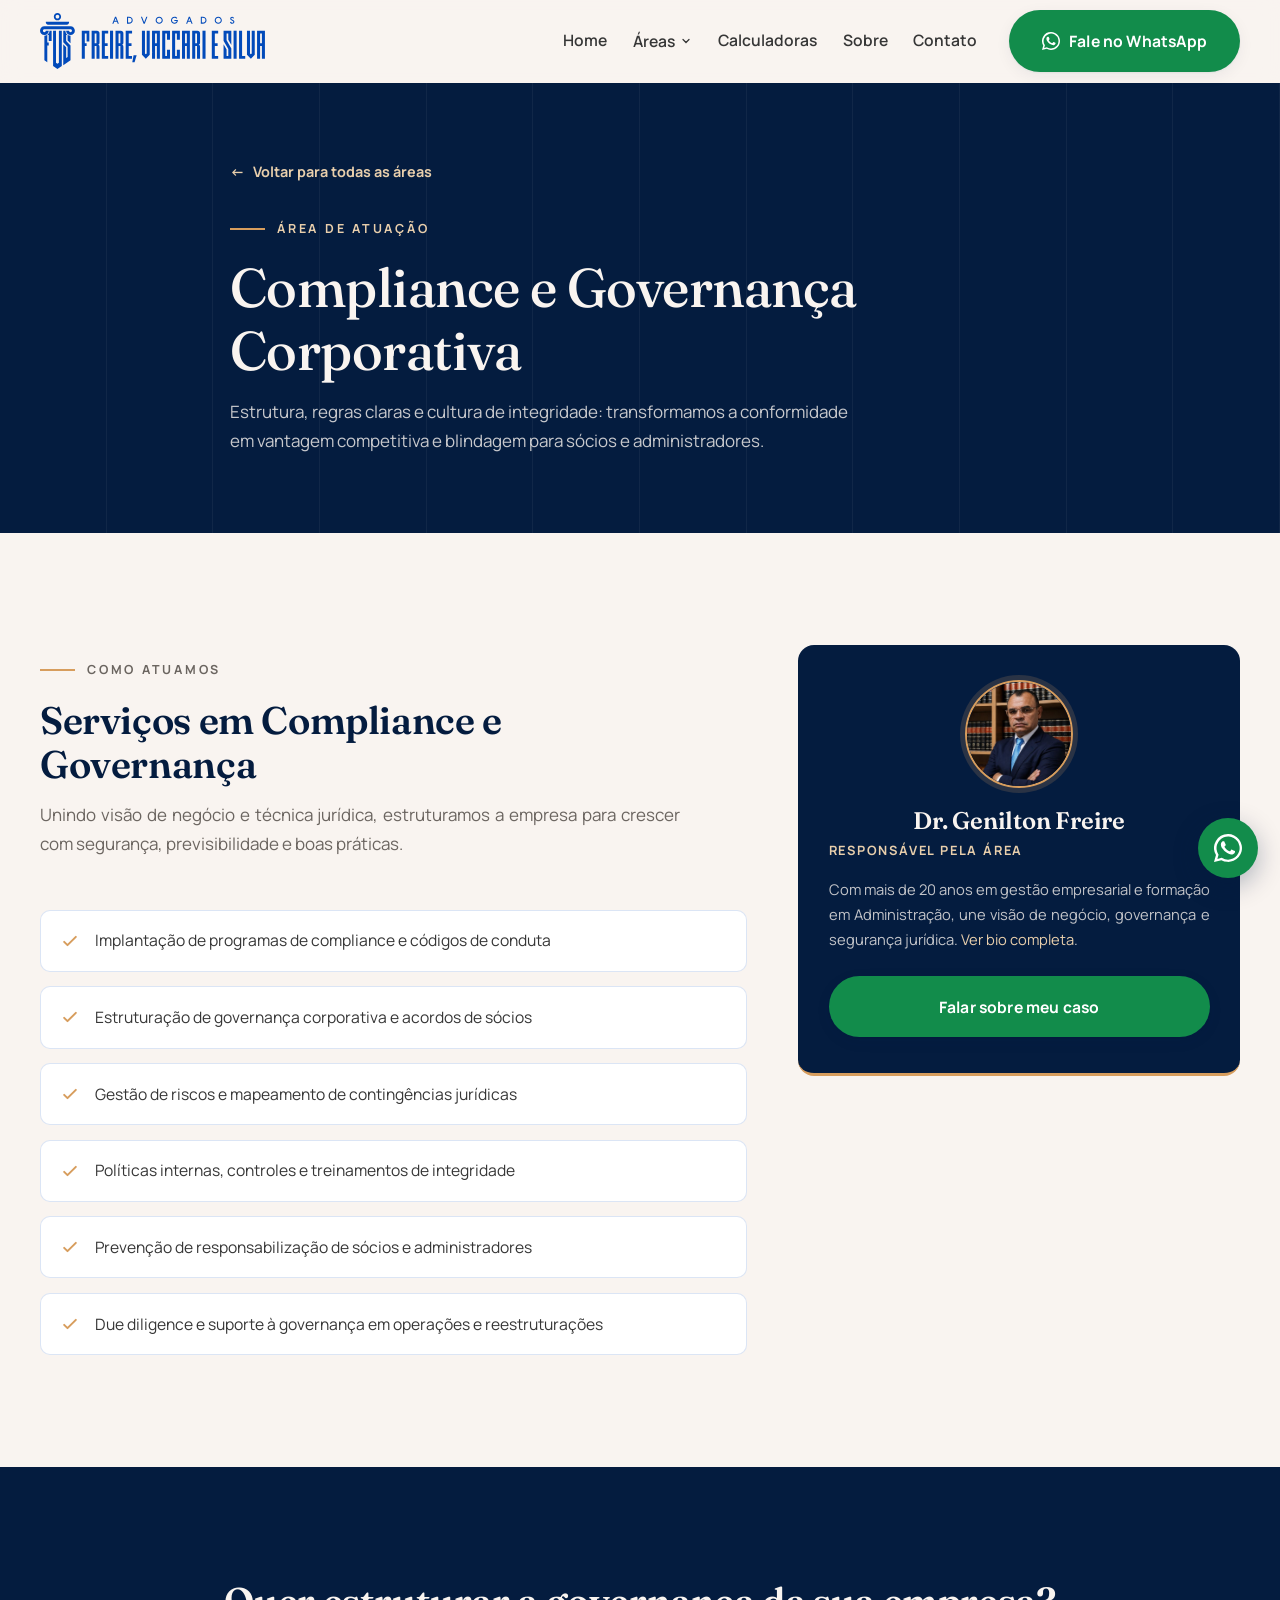
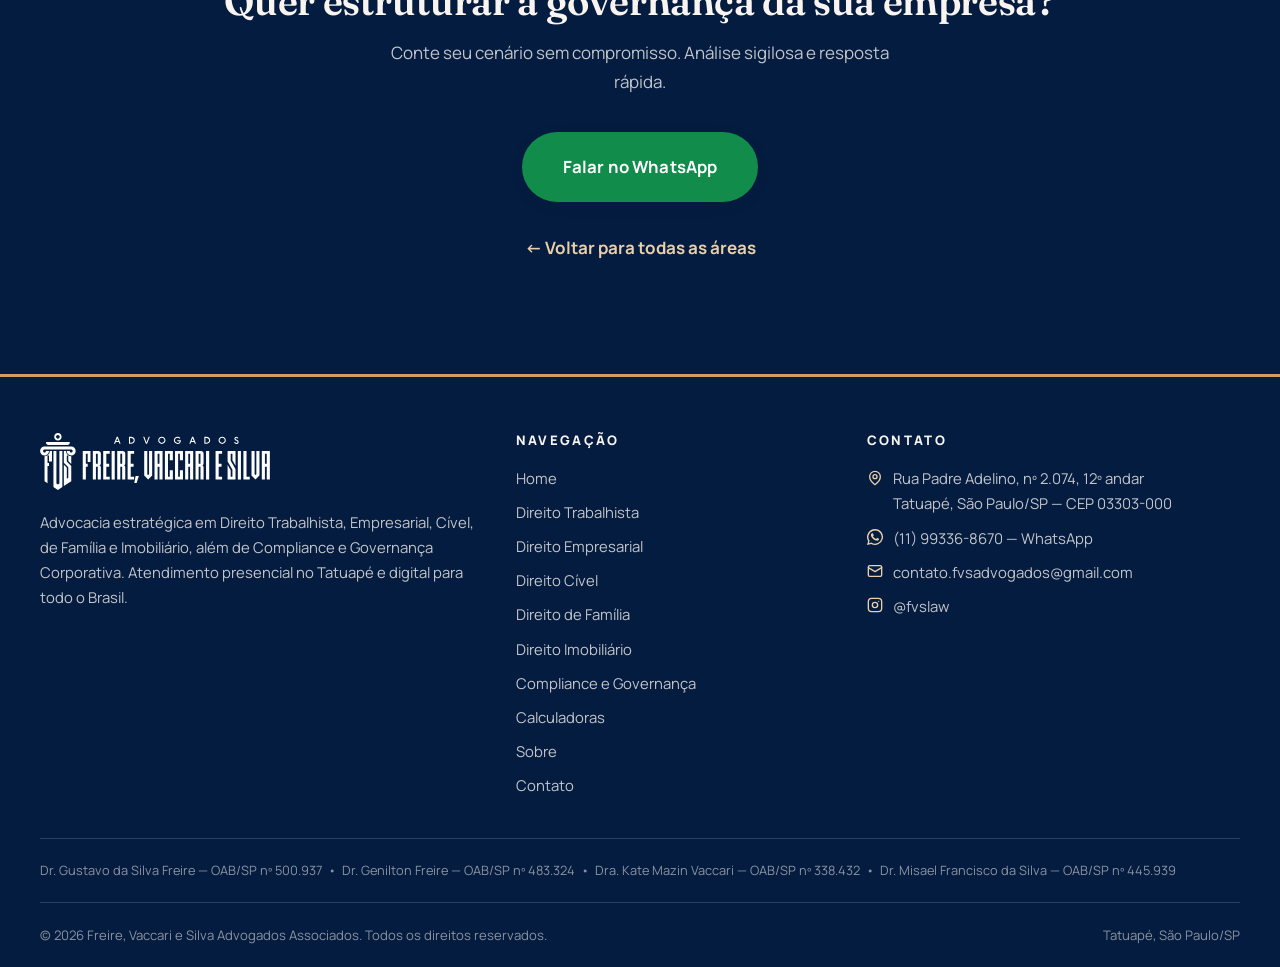
<file: areas/compliance.html>
<!DOCTYPE html>
<html lang="pt-BR">
<head>
  <meta charset="UTF-8">
  <meta name="viewport" content="width=device-width, initial-scale=1.0">
  <title>Compliance e Governança Corporativa | Freire, Vaccari e Silva Advogados</title>
  <meta name="description" content="Compliance e governança corporativa em São Paulo: programas de integridade, gestão de riscos, estruturação de governança e prevenção de responsabilização. Responsável: Dr. Genilton Freire.">
  <meta property="og:type" content="website">
  <meta property="og:title" content="Compliance e Governança Corporativa | FVS Advogados">
  <meta property="og:description" content="Programas de compliance, governança e gestão de riscos para decisões empresariais seguras.">
  <meta property="og:image" content="../assets/images/logo/logo-horizontal-azul.png">
  <meta property="og:locale" content="pt_BR">

  <link rel="icon" type="image/svg+xml" href="../assets/images/logo/simbolo-azul.svg">
  <link rel="icon" type="image/png" href="../assets/images/logo/simbolo-azul.png">
  <link rel="apple-touch-icon" href="../assets/images/logo/simbolo-azul.png">

  <link rel="preconnect" href="https://fonts.googleapis.com">
  <link rel="preconnect" href="https://fonts.gstatic.com" crossorigin>
  <link href="https://fonts.googleapis.com/css2?family=Fraunces:ital,opsz,wght@0,9..144,400..700;1,9..144,400..700&family=Manrope:wght@400..800&display=swap" rel="stylesheet">
  <link rel="stylesheet" href="../assets/css/style.css">
</head>
<body>

  <header class="site-header">
    <div class="container header-inner">
      <a class="brand" href="../index.html" aria-label="Freire, Vaccari e Silva Advogados — página inicial">
        <img src="../assets/images/logo/logo-horizontal-azul.svg" alt="Freire, Vaccari e Silva Advogados Associados" width="225" height="56">
      </a>
      <nav class="main-nav" id="main-nav" aria-label="Navegação principal">
        <ul>
          <li><a href="../index.html">Home</a></li>
          <li class="has-dropdown">
            <button class="nav-drop-toggle" aria-expanded="false" aria-controls="dropdown-areas">
              Áreas
              <svg class="caret" width="12" height="12" viewBox="0 0 24 24" fill="none" stroke="currentColor" stroke-width="2.5" stroke-linecap="round" aria-hidden="true"><path d="m6 9 6 6 6-6"/></svg>
            </button>
            <ul class="dropdown" id="dropdown-areas">
              <li><a href="trabalhista.html">Direito Trabalhista</a></li>
              <li><a href="empresarial.html">Direito Empresarial</a></li>
              <li><a href="civel.html">Direito Cível</a></li>
              <li><a href="familia.html">Direito de Família</a></li>
              <li><a href="imobiliario.html">Direito Imobiliário</a></li>
              <li><a href="compliance.html" aria-current="page">Compliance e Governança</a></li>
            </ul>
          </li>
          <li><a href="../calculadoras.html">Calculadoras</a></li>
          <li><a href="../sobre.html">Sobre</a></li>
          <li><a href="../contato.html">Contato</a></li>
        </ul>
        <a class="btn btn--whatsapp" href="https://wa.me/5511993368670?text=Ol%C3%A1%21%20Gostaria%20de%20falar%20sobre%20Compliance%20e%20Governan%C3%A7a%20Corporativa." target="_blank" rel="noopener">
          <svg width="18" height="18" viewBox="0 0 24 24" fill="currentColor" aria-hidden="true"><path d="M17.5 14.4c-.3-.2-1.8-.9-2-1-.3-.1-.5-.2-.7.1-.2.3-.8 1-.9 1.2-.2.2-.4.2-.7.1-.3-.2-1.3-.5-2.4-1.5-.9-.8-1.5-1.8-1.7-2.1-.2-.3 0-.5.1-.6l.5-.5c.1-.2.2-.3.3-.5.1-.2 0-.4 0-.5l-1-2.3c-.2-.5-.5-.5-.7-.5h-.6c-.2 0-.5.1-.8.4-.3.3-1 1-1 2.5s1.1 2.9 1.2 3.1c.2.2 2.1 3.2 5.1 4.5.7.3 1.3.5 1.7.6.7.2 1.4.2 1.9.1.6-.1 1.8-.7 2-1.4.3-.7.3-1.3.2-1.4 0-.1-.3-.2-.5-.3zM12 22h0a9.9 9.9 0 0 1-5-1.4l-.4-.2-3.7 1 1-3.6-.2-.4A9.9 9.9 0 1 1 12 22zm0-21.9A11.9 11.9 0 0 0 1.7 18L0 24l6.3-1.6A11.9 11.9 0 1 0 12 .1z"/></svg>
          Fale no WhatsApp
        </a>
      </nav>
      <button class="nav-toggle" aria-expanded="false" aria-controls="main-nav" aria-label="Abrir menu de navegação">
        <span></span><span></span><span></span>
      </button>
    </div>
  </header>

  <main>
    <section class="page-hero">
      <div class="container">
        <a class="breadcrumb-back" href="../index.html#areas"><span aria-hidden="true">←</span> Voltar para todas as áreas</a>
        <p class="eyebrow">Área de atuação</p>
        <h1>Compliance e Governança Corporativa</h1>
        <p>Estrutura, regras claras e cultura de integridade: transformamos a conformidade em vantagem competitiva e blindagem para sócios e administradores.</p>
      </div>
    </section>

    <section class="section section--paper">
      <div class="container area-layout">
        <div>
          <div class="section-head reveal">
            <p class="eyebrow">Como atuamos</p>
            <h2>Serviços em Compliance e Governança</h2>
            <p>Unindo visão de negócio e técnica jurídica, estruturamos a empresa para crescer com segurança, previsibilidade e boas práticas.</p>
          </div>
          <ul class="service-list">
            <li class="reveal"><svg width="20" height="20" viewBox="0 0 24 24" fill="none" stroke="currentColor" stroke-width="2.4" stroke-linecap="round" stroke-linejoin="round" aria-hidden="true"><path d="m5 13 4 4L19 7"/></svg>Implantação de programas de compliance e códigos de conduta</li>
            <li class="reveal"><svg width="20" height="20" viewBox="0 0 24 24" fill="none" stroke="currentColor" stroke-width="2.4" stroke-linecap="round" stroke-linejoin="round" aria-hidden="true"><path d="m5 13 4 4L19 7"/></svg>Estruturação de governança corporativa e acordos de sócios</li>
            <li class="reveal"><svg width="20" height="20" viewBox="0 0 24 24" fill="none" stroke="currentColor" stroke-width="2.4" stroke-linecap="round" stroke-linejoin="round" aria-hidden="true"><path d="m5 13 4 4L19 7"/></svg>Gestão de riscos e mapeamento de contingências jurídicas</li>
            <li class="reveal"><svg width="20" height="20" viewBox="0 0 24 24" fill="none" stroke="currentColor" stroke-width="2.4" stroke-linecap="round" stroke-linejoin="round" aria-hidden="true"><path d="m5 13 4 4L19 7"/></svg>Políticas internas, controles e treinamentos de integridade</li>
            <li class="reveal"><svg width="20" height="20" viewBox="0 0 24 24" fill="none" stroke="currentColor" stroke-width="2.4" stroke-linecap="round" stroke-linejoin="round" aria-hidden="true"><path d="m5 13 4 4L19 7"/></svg>Prevenção de responsabilização de sócios e administradores</li>
            <li class="reveal"><svg width="20" height="20" viewBox="0 0 24 24" fill="none" stroke="currentColor" stroke-width="2.4" stroke-linecap="round" stroke-linejoin="round" aria-hidden="true"><path d="m5 13 4 4L19 7"/></svg>Due diligence e suporte à governança em operações e reestruturações</li>
          </ul>
        </div>

        <aside class="lawyer-card reveal">
          <img class="avatar" style="margin-inline:auto;" src="../assets/images/team/genilton-freire.jpg" alt="Dr. Genilton Freire" width="108" height="108" loading="lazy">
          <h3>Dr. Genilton Freire</h3>
          <p class="role">Responsável pela área</p>
          <p>Com mais de 20 anos em gestão empresarial e formação em Administração, une visão de negócio, governança e segurança jurídica. <a href="../sobre.html#genilton" style="color:var(--gold-300);">Ver bio completa</a>.</p>
          <a class="btn btn--whatsapp" href="https://wa.me/5511993368670?text=Ol%C3%A1%21%20Gostaria%20de%20falar%20sobre%20Compliance%20e%20Governan%C3%A7a%20Corporativa." target="_blank" rel="noopener">Falar sobre meu caso</a>
        </aside>
      </div>
    </section>

    <section class="section section--navy cta-final">
      <div class="container reveal">
        <h2>Quer estruturar a governança da sua empresa?</h2>
        <p style="max-width:34rem; margin:1rem auto 2.2rem; color:rgba(249,244,240,.78);">Conte seu cenário sem compromisso. Análise sigilosa e resposta rápida.</p>
        <a class="btn btn--whatsapp btn--lg" href="https://wa.me/5511993368670?text=Ol%C3%A1%21%20Gostaria%20de%20falar%20sobre%20Compliance%20e%20Governan%C3%A7a%20Corporativa." target="_blank" rel="noopener">Falar no WhatsApp</a>
        <p style="margin-top:2rem;"><a href="../index.html#areas" style="color:var(--gold-300); font-weight:700;">← Voltar para todas as áreas</a></p>
      </div>
    </section>
  </main>

  <footer class="site-footer">
    <div class="container">
      <div class="footer-grid">
        <div class="footer-brand">
          <img src="../assets/images/logo/logo-horizontal-branca.svg" alt="Freire, Vaccari e Silva Advogados Associados" width="230" height="57">
          <p>Advocacia estratégica em Direito Trabalhista, Empresarial, Cível, de Família e Imobiliário, além de Compliance e Governança Corporativa. Atendimento presencial no Tatuapé e digital para todo o Brasil.</p>
        </div>
        <nav aria-label="Navegação do rodapé">
          <h4>Navegação</h4>
          <ul>
            <li><a href="../index.html">Home</a></li>
            <li><a href="trabalhista.html">Direito Trabalhista</a></li>
            <li><a href="empresarial.html">Direito Empresarial</a></li>
            <li><a href="civel.html">Direito Cível</a></li>
            <li><a href="familia.html">Direito de Família</a></li>
            <li><a href="imobiliario.html">Direito Imobiliário</a></li>
            <li><a href="compliance.html">Compliance e Governança</a></li>
            <li><a href="../calculadoras.html">Calculadoras</a></li>
            <li><a href="../sobre.html">Sobre</a></li>
            <li><a href="../contato.html">Contato</a></li>
          </ul>
        </nav>
        <div>
          <h4>Contato</h4>
          <ul class="footer-contact">
            <li>
              <svg width="16" height="16" viewBox="0 0 24 24" fill="none" stroke="currentColor" stroke-width="2" stroke-linecap="round" stroke-linejoin="round" aria-hidden="true"><path d="M20 10c0 6-8 12-8 12s-8-6-8-12a8 8 0 0 1 16 0Z"/><circle cx="12" cy="10" r="3"/></svg>
              <span>Rua Padre Adelino, nº 2.074, 12º andar<br>Tatuapé, São Paulo/SP — CEP 03303-000</span>
            </li>
            <li>
              <svg width="16" height="16" viewBox="0 0 24 24" fill="currentColor" aria-hidden="true"><path d="M17.5 14.4c-.3-.2-1.8-.9-2-1-.3-.1-.5-.2-.7.1-.2.3-.8 1-.9 1.2-.2.2-.4.2-.7.1-.3-.2-1.3-.5-2.4-1.5-.9-.8-1.5-1.8-1.7-2.1-.2-.3 0-.5.1-.6l.5-.5c.1-.2.2-.3.3-.5.1-.2 0-.4 0-.5l-1-2.3c-.2-.5-.5-.5-.7-.5h-.6c-.2 0-.5.1-.8.4-.3.3-1 1-1 2.5s1.1 2.9 1.2 3.1c.2.2 2.1 3.2 5.1 4.5.7.3 1.3.5 1.7.6.7.2 1.4.2 1.9.1.6-.1 1.8-.7 2-1.4.3-.7.3-1.3.2-1.4 0-.1-.3-.2-.5-.3zM12 22h0a9.9 9.9 0 0 1-5-1.4l-.4-.2-3.7 1 1-3.6-.2-.4A9.9 9.9 0 1 1 12 22zm0-21.9A11.9 11.9 0 0 0 1.7 18L0 24l6.3-1.6A11.9 11.9 0 1 0 12 .1z"/></svg>
              <a href="https://wa.me/5511993368670?text=Ol%C3%A1%21%20Vim%20pelo%20site%20e%20gostaria%20de%20mais%20informa%C3%A7%C3%B5es." target="_blank" rel="noopener">(11) 99336-8670 — WhatsApp</a>
            </li>
            <li>
              <svg width="16" height="16" viewBox="0 0 24 24" fill="none" stroke="currentColor" stroke-width="2" stroke-linecap="round" stroke-linejoin="round" aria-hidden="true"><rect x="2" y="4" width="20" height="16" rx="2"/><path d="m22 7-10 6L2 7"/></svg>
              <a href="mailto:contato.fvsadvogados@gmail.com">contato.fvsadvogados@gmail.com</a>
            </li>
            <li>
              <svg width="16" height="16" viewBox="0 0 24 24" fill="none" stroke="currentColor" stroke-width="2" stroke-linecap="round" stroke-linejoin="round" aria-hidden="true"><rect x="2" y="2" width="20" height="20" rx="5"/><circle cx="12" cy="12" r="4"/><circle cx="17.5" cy="6.5" r="1" fill="currentColor" stroke="none"/></svg>
              <a href="https://instagram.com/fvslaw" target="_blank" rel="noopener" aria-label="Instagram @fvslaw">@fvslaw</a>
            </li>
          </ul>
        </div>
      </div>
      <div class="footer-oab">
        Dr. Gustavo da Silva Freire — OAB/SP nº 500.937 &nbsp;•&nbsp; Dr. Genilton Freire — OAB/SP nº 483.324 &nbsp;•&nbsp; Dra. Kate Mazin Vaccari — OAB/SP nº 338.432 &nbsp;•&nbsp; Dr. Misael Francisco da Silva — OAB/SP nº 445.939
      </div>
      <div class="footer-bottom">
        <span>© <span id="current-year">2026</span> Freire, Vaccari e Silva Advogados Associados. Todos os direitos reservados.</span>
        <span>Tatuapé, São Paulo/SP</span>
      </div>
    </div>
  </footer>

  <a class="whatsapp-float" href="https://wa.me/5511993368670?text=Ol%C3%A1%21%20Gostaria%20de%20falar%20sobre%20Compliance%20e%20Governan%C3%A7a%20Corporativa." target="_blank" rel="noopener" aria-label="Falar no WhatsApp">
    <svg width="28" height="28" viewBox="0 0 24 24" fill="currentColor" aria-hidden="true"><path d="M17.5 14.4c-.3-.2-1.8-.9-2-1-.3-.1-.5-.2-.7.1-.2.3-.8 1-.9 1.2-.2.2-.4.2-.7.1-.3-.2-1.3-.5-2.4-1.5-.9-.8-1.5-1.8-1.7-2.1-.2-.3 0-.5.1-.6l.5-.5c.1-.2.2-.3.3-.5.1-.2 0-.4 0-.5l-1-2.3c-.2-.5-.5-.5-.7-.5h-.6c-.2 0-.5.1-.8.4-.3.3-1 1-1 2.5s1.1 2.9 1.2 3.1c.2.2 2.1 3.2 5.1 4.5.7.3 1.3.5 1.7.6.7.2 1.4.2 1.9.1.6-.1 1.8-.7 2-1.4.3-.7.3-1.3.2-1.4 0-.1-.3-.2-.5-.3zM12 22h0a9.9 9.9 0 0 1-5-1.4l-.4-.2-3.7 1 1-3.6-.2-.4A9.9 9.9 0 1 1 12 22zm0-21.9A11.9 11.9 0 0 0 1.7 18L0 24l6.3-1.6A11.9 11.9 0 1 0 12 .1z"/></svg>
  </a>

  <script src="../assets/js/main.js"></script>
</body>
</html>
</file>
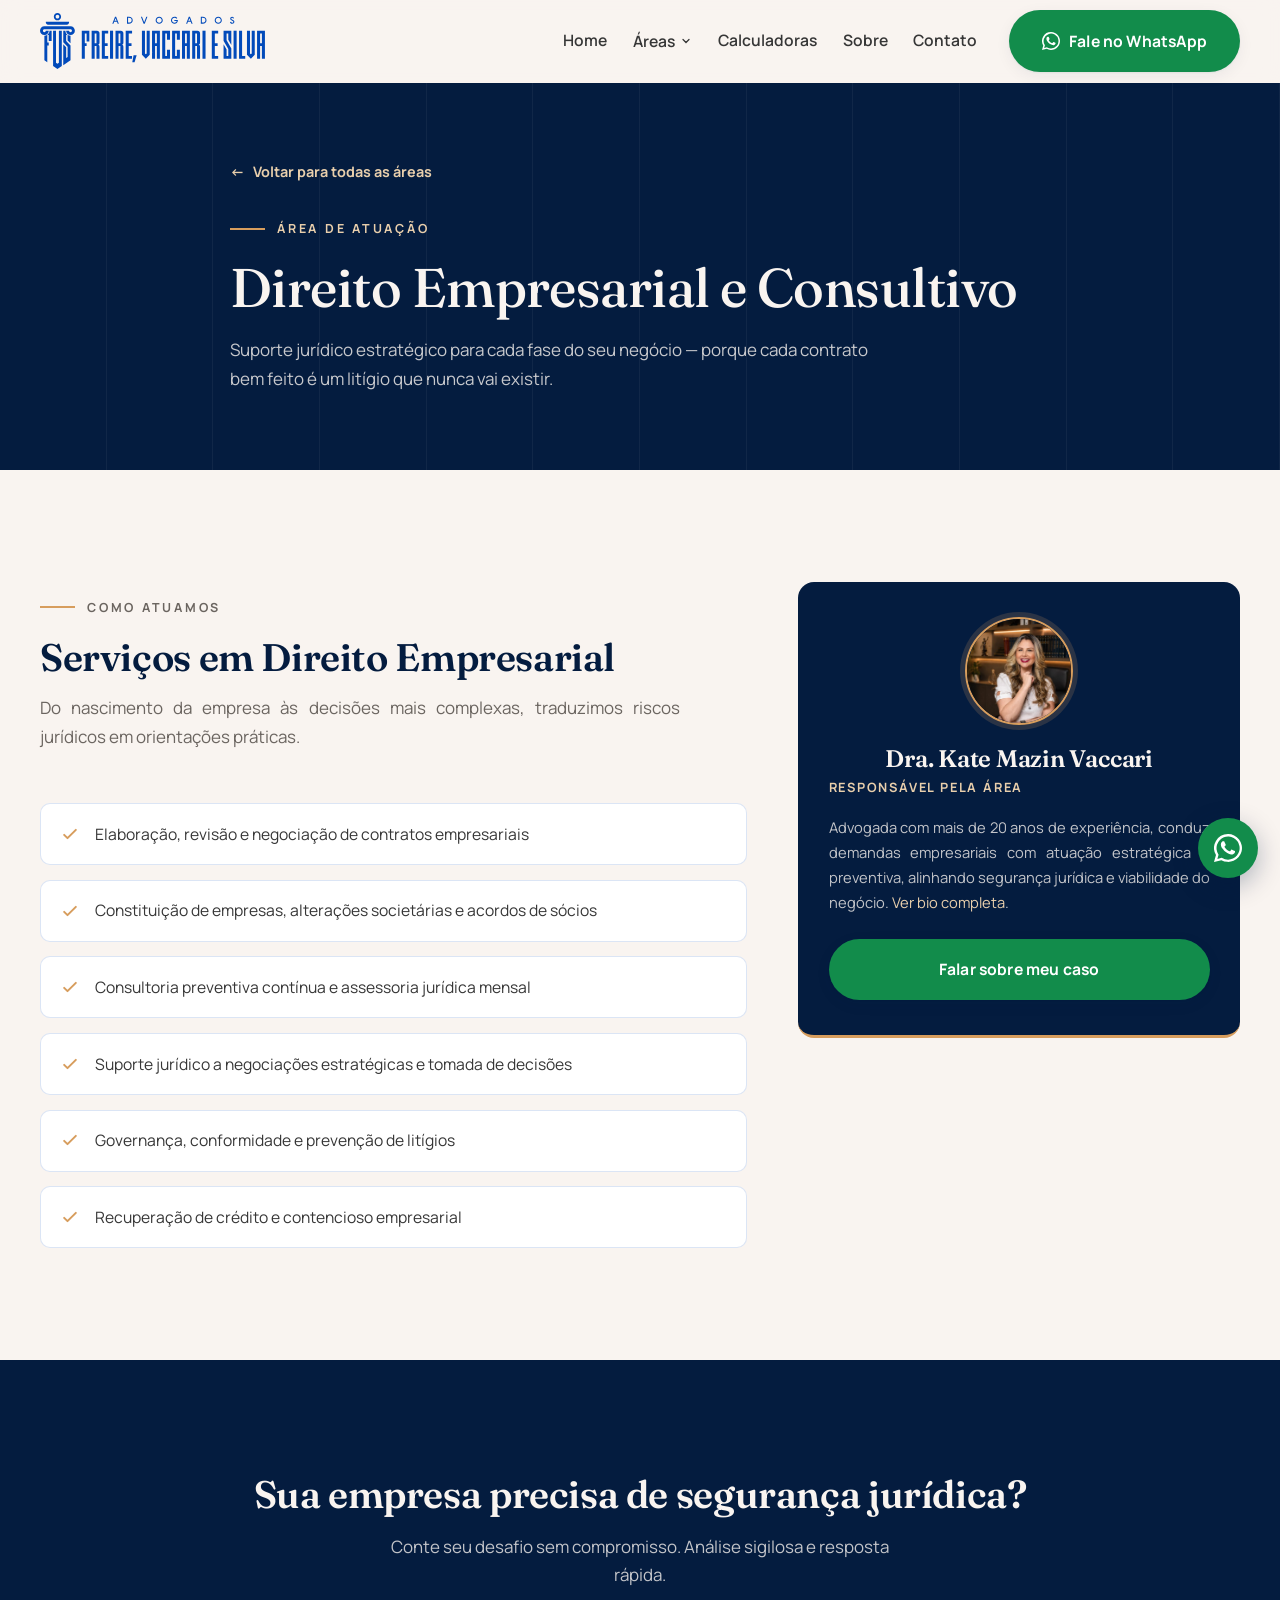
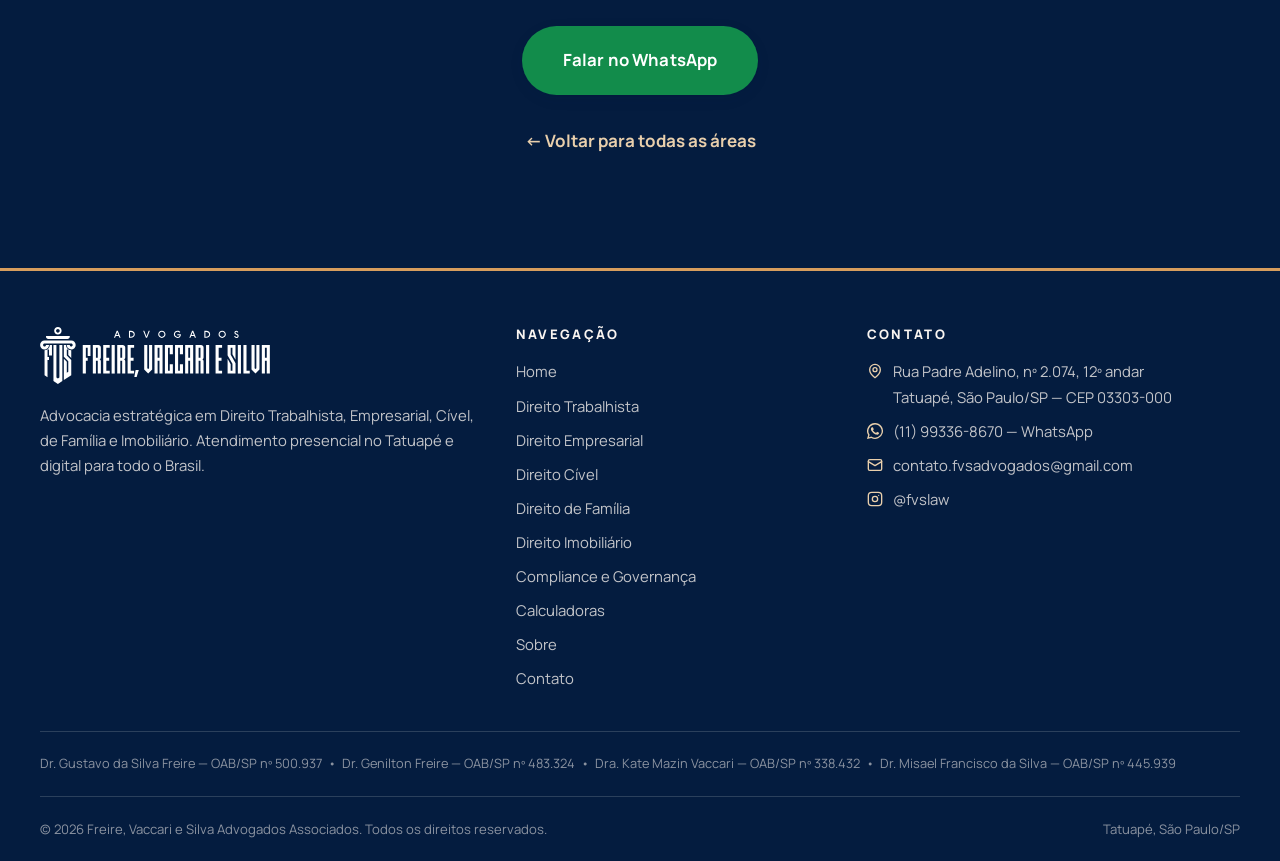
<file: areas/empresarial.html>
<!DOCTYPE html>
<html lang="pt-BR">
<head>
  <meta charset="UTF-8">
  <meta name="viewport" content="width=device-width, initial-scale=1.0">
  <title>Direito Empresarial e Consultivo | Freire, Vaccari e Silva Advogados</title>
  <meta name="description" content="Consultoria empresarial estratégica em São Paulo: contratos, estruturação societária e prevenção de litígios. Responsável: Dra. Kate Mazin Vaccari.">
  <meta property="og:type" content="website">
  <meta property="og:title" content="Direito Empresarial | FVS Advogados">
  <meta property="og:description" content="Consultivo estratégico, contratos e estruturação societária com segurança jurídica.">
  <meta property="og:image" content="../assets/images/logo/logo-horizontal-azul.png">
  <meta property="og:locale" content="pt_BR">

  <link rel="icon" type="image/svg+xml" href="../assets/images/logo/simbolo-azul.svg">
  <link rel="icon" type="image/png" href="../assets/images/logo/simbolo-azul.png">
  <link rel="apple-touch-icon" href="../assets/images/logo/simbolo-azul.png">

  <link rel="preconnect" href="https://fonts.googleapis.com">
  <link rel="preconnect" href="https://fonts.gstatic.com" crossorigin>
  <link href="https://fonts.googleapis.com/css2?family=Fraunces:ital,opsz,wght@0,9..144,400..700;1,9..144,400..700&family=Manrope:wght@400..800&display=swap" rel="stylesheet">
  <link rel="stylesheet" href="../assets/css/style.css">
</head>
<body>

  <header class="site-header">
    <div class="container header-inner">
      <a class="brand" href="../index.html" aria-label="Freire, Vaccari e Silva Advogados — página inicial">
        <img src="../assets/images/logo/logo-horizontal-azul.svg" alt="Freire, Vaccari e Silva Advogados Associados" width="225" height="56">
      </a>
      <nav class="main-nav" id="main-nav" aria-label="Navegação principal">
        <ul>
          <li><a href="../index.html">Home</a></li>
          <li class="has-dropdown">
            <button class="nav-drop-toggle" aria-expanded="false" aria-controls="dropdown-areas">
              Áreas
              <svg class="caret" width="12" height="12" viewBox="0 0 24 24" fill="none" stroke="currentColor" stroke-width="2.5" stroke-linecap="round" aria-hidden="true"><path d="m6 9 6 6 6-6"/></svg>
            </button>
            <ul class="dropdown" id="dropdown-areas">
              <li><a href="trabalhista.html">Direito Trabalhista</a></li>
              <li><a href="empresarial.html" aria-current="page">Direito Empresarial</a></li>
              <li><a href="civel.html">Direito Cível</a></li>
              <li><a href="familia.html">Direito de Família</a></li>
              <li><a href="imobiliario.html">Direito Imobiliário</a></li>
              <li><a href="compliance.html">Compliance e Governança</a></li>
            </ul>
          </li>
          <li><a href="../calculadoras.html">Calculadoras</a></li>
          <li><a href="../sobre.html">Sobre</a></li>
          <li><a href="../contato.html">Contato</a></li>
        </ul>
        <a class="btn btn--whatsapp" href="https://wa.me/5511993368670?text=Ol%C3%A1%21%20Gostaria%20de%20falar%20sobre%20uma%20quest%C3%A3o%20de%20Direito%20Empresarial." target="_blank" rel="noopener">
          <svg width="18" height="18" viewBox="0 0 24 24" fill="currentColor" aria-hidden="true"><path d="M17.5 14.4c-.3-.2-1.8-.9-2-1-.3-.1-.5-.2-.7.1-.2.3-.8 1-.9 1.2-.2.2-.4.2-.7.1-.3-.2-1.3-.5-2.4-1.5-.9-.8-1.5-1.8-1.7-2.1-.2-.3 0-.5.1-.6l.5-.5c.1-.2.2-.3.3-.5.1-.2 0-.4 0-.5l-1-2.3c-.2-.5-.5-.5-.7-.5h-.6c-.2 0-.5.1-.8.4-.3.3-1 1-1 2.5s1.1 2.9 1.2 3.1c.2.2 2.1 3.2 5.1 4.5.7.3 1.3.5 1.7.6.7.2 1.4.2 1.9.1.6-.1 1.8-.7 2-1.4.3-.7.3-1.3.2-1.4 0-.1-.3-.2-.5-.3zM12 22h0a9.9 9.9 0 0 1-5-1.4l-.4-.2-3.7 1 1-3.6-.2-.4A9.9 9.9 0 1 1 12 22zm0-21.9A11.9 11.9 0 0 0 1.7 18L0 24l6.3-1.6A11.9 11.9 0 1 0 12 .1z"/></svg>
          Fale no WhatsApp
        </a>
      </nav>
      <button class="nav-toggle" aria-expanded="false" aria-controls="main-nav" aria-label="Abrir menu de navegação">
        <span></span><span></span><span></span>
      </button>
    </div>
  </header>

  <main>
    <section class="page-hero">
      <div class="container">
        <a class="breadcrumb-back" href="../index.html#areas"><span aria-hidden="true">←</span> Voltar para todas as áreas</a>
        <p class="eyebrow">Área de atuação</p>
        <h1>Direito Empresarial e Consultivo</h1>
        <p>Suporte jurídico estratégico para cada fase do seu negócio — porque cada contrato bem feito é um litígio que nunca vai existir.</p>
      </div>
    </section>

    <section class="section section--paper">
      <div class="container area-layout">
        <div>
          <div class="section-head reveal">
            <p class="eyebrow">Como atuamos</p>
            <h2>Serviços em Direito Empresarial</h2>
            <p>Do nascimento da empresa às decisões mais complexas, traduzimos riscos jurídicos em orientações práticas.</p>
          </div>
          <ul class="service-list">
            <li class="reveal"><svg width="20" height="20" viewBox="0 0 24 24" fill="none" stroke="currentColor" stroke-width="2.4" stroke-linecap="round" stroke-linejoin="round" aria-hidden="true"><path d="m5 13 4 4L19 7"/></svg>Elaboração, revisão e negociação de contratos empresariais</li>
            <li class="reveal"><svg width="20" height="20" viewBox="0 0 24 24" fill="none" stroke="currentColor" stroke-width="2.4" stroke-linecap="round" stroke-linejoin="round" aria-hidden="true"><path d="m5 13 4 4L19 7"/></svg>Constituição de empresas, alterações societárias e acordos de sócios</li>
            <li class="reveal"><svg width="20" height="20" viewBox="0 0 24 24" fill="none" stroke="currentColor" stroke-width="2.4" stroke-linecap="round" stroke-linejoin="round" aria-hidden="true"><path d="m5 13 4 4L19 7"/></svg>Consultoria preventiva contínua e assessoria jurídica mensal</li>
            <li class="reveal"><svg width="20" height="20" viewBox="0 0 24 24" fill="none" stroke="currentColor" stroke-width="2.4" stroke-linecap="round" stroke-linejoin="round" aria-hidden="true"><path d="m5 13 4 4L19 7"/></svg>Suporte jurídico a negociações estratégicas e tomada de decisões</li>
            <li class="reveal"><svg width="20" height="20" viewBox="0 0 24 24" fill="none" stroke="currentColor" stroke-width="2.4" stroke-linecap="round" stroke-linejoin="round" aria-hidden="true"><path d="m5 13 4 4L19 7"/></svg>Governança, conformidade e prevenção de litígios</li>
            <li class="reveal"><svg width="20" height="20" viewBox="0 0 24 24" fill="none" stroke="currentColor" stroke-width="2.4" stroke-linecap="round" stroke-linejoin="round" aria-hidden="true"><path d="m5 13 4 4L19 7"/></svg>Recuperação de crédito e contencioso empresarial</li>
          </ul>
        </div>

        <aside class="lawyer-card reveal">
          <img class="avatar" style="margin-inline:auto;" src="../assets/images/team/kate-vaccari.jpg" alt="Dra. Kate Mazin Vaccari" width="108" height="108" loading="lazy">
          <h3>Dra. Kate Mazin Vaccari</h3>
          <p class="role">Responsável pela área</p>
          <p>Advogada com mais de 20 anos de experiência, conduz demandas empresariais com atuação estratégica e preventiva, alinhando segurança jurídica e viabilidade do negócio. <a href="../sobre.html#kate" style="color:var(--gold-300);">Ver bio completa</a>.</p>
          <a class="btn btn--whatsapp" href="https://wa.me/5511993368670?text=Ol%C3%A1%21%20Gostaria%20de%20falar%20sobre%20uma%20quest%C3%A3o%20de%20Direito%20Empresarial." target="_blank" rel="noopener">Falar sobre meu caso</a>
        </aside>
      </div>
    </section>

    <section class="section section--navy cta-final">
      <div class="container reveal">
        <h2>Sua empresa precisa de segurança jurídica?</h2>
        <p style="max-width:34rem; margin:1rem auto 2.2rem; color:rgba(249,244,240,.78);">Conte seu desafio sem compromisso. Análise sigilosa e resposta rápida.</p>
        <a class="btn btn--whatsapp btn--lg" href="https://wa.me/5511993368670?text=Ol%C3%A1%21%20Gostaria%20de%20falar%20sobre%20uma%20quest%C3%A3o%20de%20Direito%20Empresarial." target="_blank" rel="noopener">Falar no WhatsApp</a>
        <p style="margin-top:2rem;"><a href="../index.html#areas" style="color:var(--gold-300); font-weight:700;">← Voltar para todas as áreas</a></p>
      </div>
    </section>
  </main>

  <footer class="site-footer">
    <div class="container">
      <div class="footer-grid">
        <div class="footer-brand">
          <img src="../assets/images/logo/logo-horizontal-branca.svg" alt="Freire, Vaccari e Silva Advogados Associados" width="230" height="57">
          <p>Advocacia estratégica em Direito Trabalhista, Empresarial, Cível, de Família e Imobiliário. Atendimento presencial no Tatuapé e digital para todo o Brasil.</p>
        </div>
        <nav aria-label="Navegação do rodapé">
          <h4>Navegação</h4>
          <ul>
            <li><a href="../index.html">Home</a></li>
            <li><a href="trabalhista.html">Direito Trabalhista</a></li>
            <li><a href="empresarial.html">Direito Empresarial</a></li>
            <li><a href="civel.html">Direito Cível</a></li>
            <li><a href="familia.html">Direito de Família</a></li>
            <li><a href="imobiliario.html">Direito Imobiliário</a></li>
            <li><a href="compliance.html">Compliance e Governança</a></li>
            <li><a href="../calculadoras.html">Calculadoras</a></li>
            <li><a href="../sobre.html">Sobre</a></li>
            <li><a href="../contato.html">Contato</a></li>
          </ul>
        </nav>
        <div>
          <h4>Contato</h4>
          <ul class="footer-contact">
            <li>
              <svg width="16" height="16" viewBox="0 0 24 24" fill="none" stroke="currentColor" stroke-width="2" stroke-linecap="round" stroke-linejoin="round" aria-hidden="true"><path d="M20 10c0 6-8 12-8 12s-8-6-8-12a8 8 0 0 1 16 0Z"/><circle cx="12" cy="10" r="3"/></svg>
              <span>Rua Padre Adelino, nº 2.074, 12º andar<br>Tatuapé, São Paulo/SP — CEP 03303-000</span>
            </li>
            <li>
              <svg width="16" height="16" viewBox="0 0 24 24" fill="currentColor" aria-hidden="true"><path d="M17.5 14.4c-.3-.2-1.8-.9-2-1-.3-.1-.5-.2-.7.1-.2.3-.8 1-.9 1.2-.2.2-.4.2-.7.1-.3-.2-1.3-.5-2.4-1.5-.9-.8-1.5-1.8-1.7-2.1-.2-.3 0-.5.1-.6l.5-.5c.1-.2.2-.3.3-.5.1-.2 0-.4 0-.5l-1-2.3c-.2-.5-.5-.5-.7-.5h-.6c-.2 0-.5.1-.8.4-.3.3-1 1-1 2.5s1.1 2.9 1.2 3.1c.2.2 2.1 3.2 5.1 4.5.7.3 1.3.5 1.7.6.7.2 1.4.2 1.9.1.6-.1 1.8-.7 2-1.4.3-.7.3-1.3.2-1.4 0-.1-.3-.2-.5-.3zM12 22h0a9.9 9.9 0 0 1-5-1.4l-.4-.2-3.7 1 1-3.6-.2-.4A9.9 9.9 0 1 1 12 22zm0-21.9A11.9 11.9 0 0 0 1.7 18L0 24l6.3-1.6A11.9 11.9 0 1 0 12 .1z"/></svg>
              <a href="https://wa.me/5511993368670?text=Ol%C3%A1%21%20Vim%20pelo%20site%20e%20gostaria%20de%20mais%20informa%C3%A7%C3%B5es." target="_blank" rel="noopener">(11) 99336-8670 — WhatsApp</a>
            </li>
            <li>
              <svg width="16" height="16" viewBox="0 0 24 24" fill="none" stroke="currentColor" stroke-width="2" stroke-linecap="round" stroke-linejoin="round" aria-hidden="true"><rect x="2" y="4" width="20" height="16" rx="2"/><path d="m22 7-10 6L2 7"/></svg>
              <a href="mailto:contato.fvsadvogados@gmail.com">contato.fvsadvogados@gmail.com</a>
            </li>
            <li>
              <svg width="16" height="16" viewBox="0 0 24 24" fill="none" stroke="currentColor" stroke-width="2" stroke-linecap="round" stroke-linejoin="round" aria-hidden="true"><rect x="2" y="2" width="20" height="20" rx="5"/><circle cx="12" cy="12" r="4"/><circle cx="17.5" cy="6.5" r="1" fill="currentColor" stroke="none"/></svg>
              <a href="https://instagram.com/fvslaw" target="_blank" rel="noopener" aria-label="Instagram @fvslaw">@fvslaw</a>
            </li>
          </ul>
        </div>
      </div>
      <div class="footer-oab">
        Dr. Gustavo da Silva Freire — OAB/SP nº 500.937 &nbsp;•&nbsp; Dr. Genilton Freire — OAB/SP nº 483.324 &nbsp;•&nbsp; Dra. Kate Mazin Vaccari — OAB/SP nº 338.432 &nbsp;•&nbsp; Dr. Misael Francisco da Silva — OAB/SP nº 445.939
      </div>
      <div class="footer-bottom">
        <span>© <span id="current-year">2026</span> Freire, Vaccari e Silva Advogados Associados. Todos os direitos reservados.</span>
        <span>Tatuapé, São Paulo/SP</span>
      </div>
    </div>
  </footer>

  <a class="whatsapp-float" href="https://wa.me/5511993368670?text=Ol%C3%A1%21%20Gostaria%20de%20falar%20sobre%20uma%20quest%C3%A3o%20de%20Direito%20Empresarial." target="_blank" rel="noopener" aria-label="Falar no WhatsApp">
    <svg width="28" height="28" viewBox="0 0 24 24" fill="currentColor" aria-hidden="true"><path d="M17.5 14.4c-.3-.2-1.8-.9-2-1-.3-.1-.5-.2-.7.1-.2.3-.8 1-.9 1.2-.2.2-.4.2-.7.1-.3-.2-1.3-.5-2.4-1.5-.9-.8-1.5-1.8-1.7-2.1-.2-.3 0-.5.1-.6l.5-.5c.1-.2.2-.3.3-.5.1-.2 0-.4 0-.5l-1-2.3c-.2-.5-.5-.5-.7-.5h-.6c-.2 0-.5.1-.8.4-.3.3-1 1-1 2.5s1.1 2.9 1.2 3.1c.2.2 2.1 3.2 5.1 4.5.7.3 1.3.5 1.7.6.7.2 1.4.2 1.9.1.6-.1 1.8-.7 2-1.4.3-.7.3-1.3.2-1.4 0-.1-.3-.2-.5-.3zM12 22h0a9.9 9.9 0 0 1-5-1.4l-.4-.2-3.7 1 1-3.6-.2-.4A9.9 9.9 0 1 1 12 22zm0-21.9A11.9 11.9 0 0 0 1.7 18L0 24l6.3-1.6A11.9 11.9 0 1 0 12 .1z"/></svg>
  </a>

  <script src="../assets/js/main.js"></script>
</body>
</html>
</file>
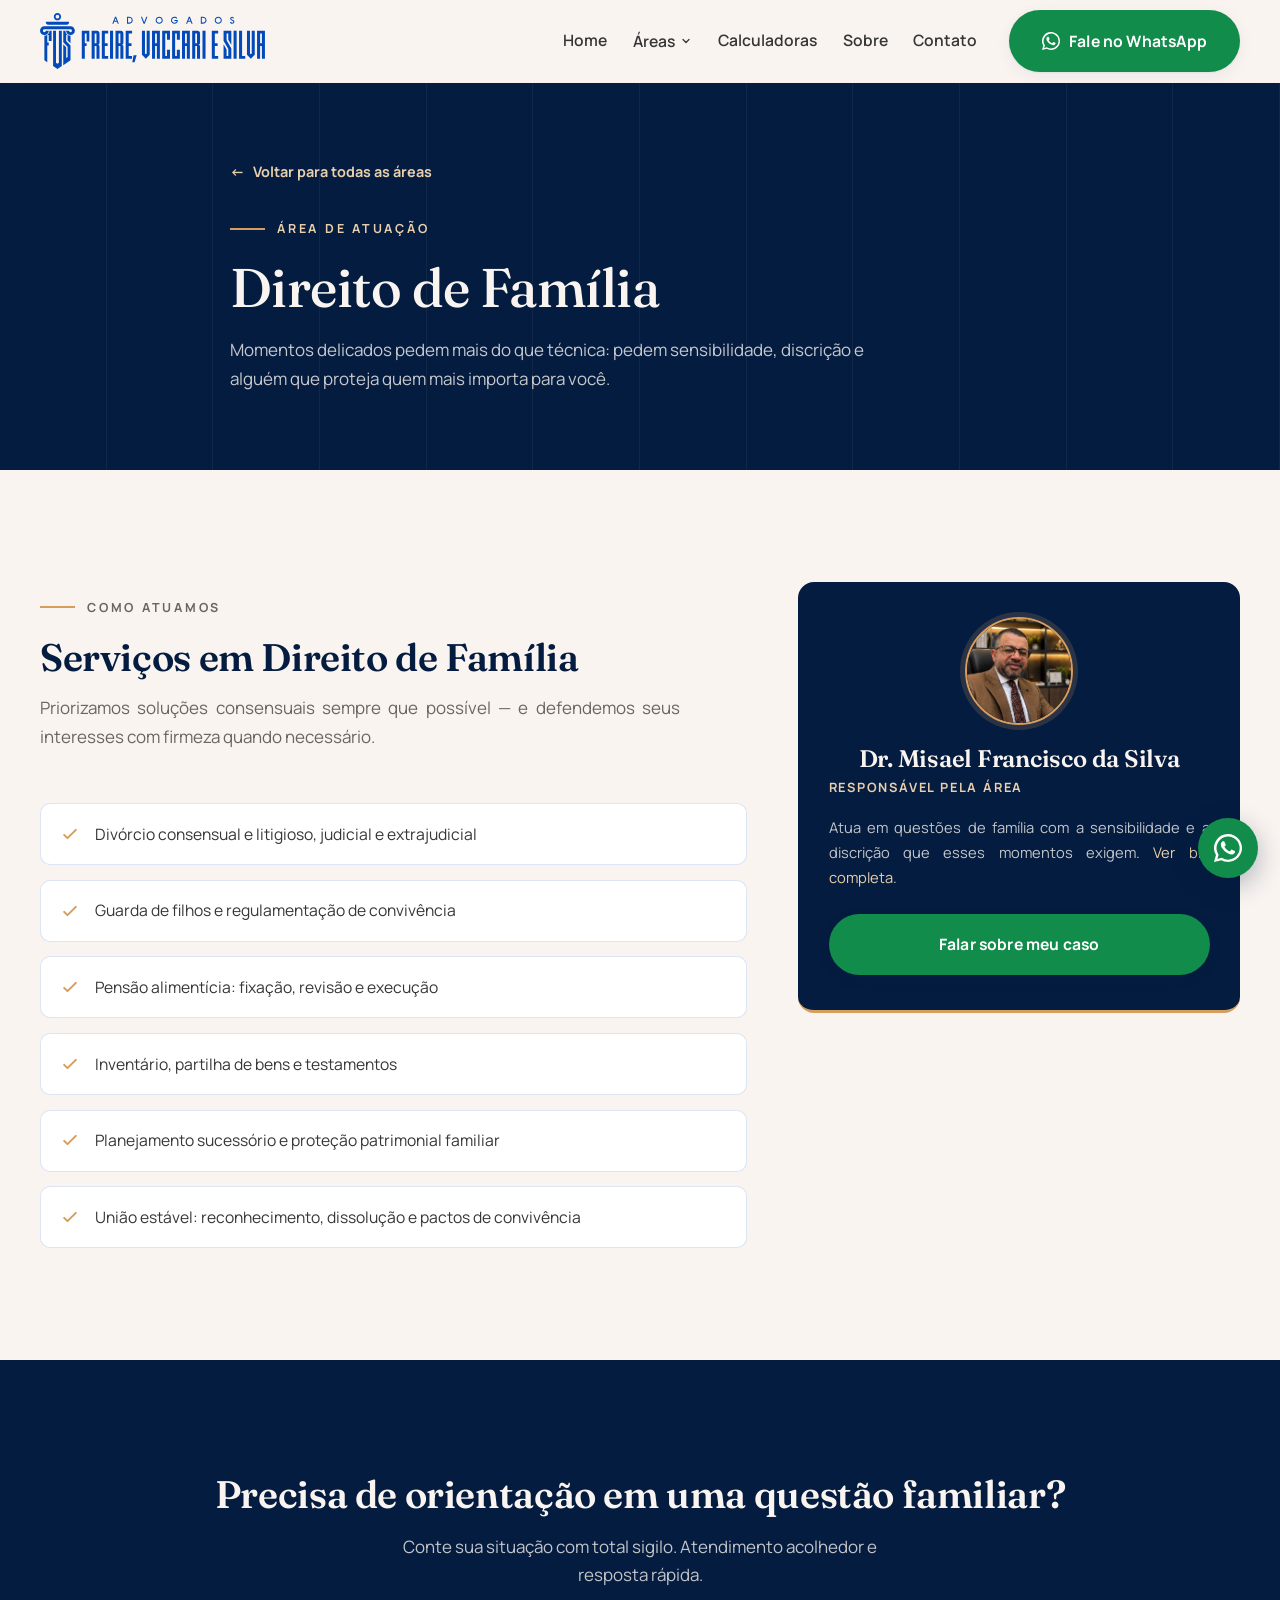
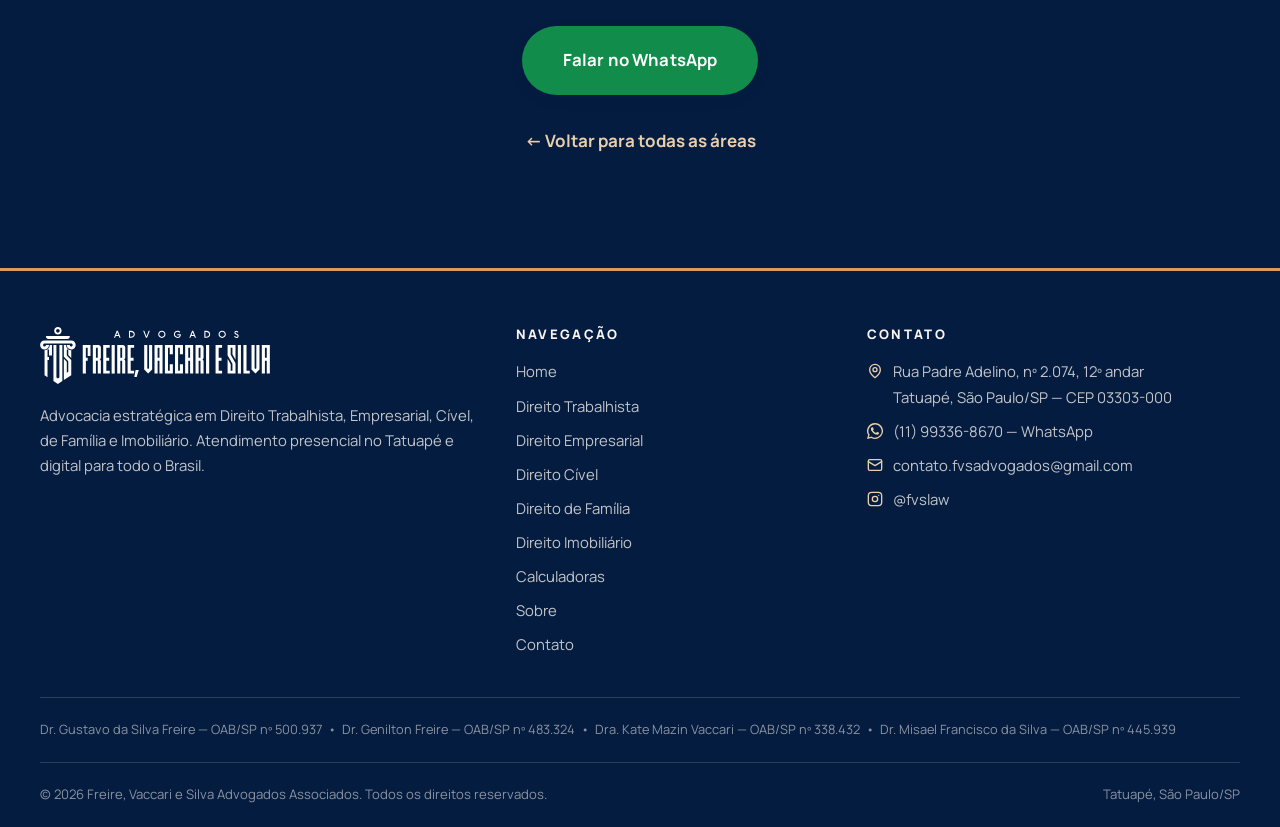
<file: areas/familia.html>
<!DOCTYPE html>
<html lang="pt-BR">
<head>
  <meta charset="UTF-8">
  <meta name="viewport" content="width=device-width, initial-scale=1.0">
  <title>Direito de Família | Freire, Vaccari e Silva Advogados</title>
  <meta name="description" content="Direito de Família em São Paulo: divórcio, guarda, pensão alimentícia, inventário e planejamento sucessório, com sensibilidade e discrição. Responsável: Dr. Misael Francisco da Silva.">
  <meta property="og:type" content="website">
  <meta property="og:title" content="Direito de Família | FVS Advogados">
  <meta property="og:description" content="Divórcios, guarda, alimentos e inventários conduzidos com sensibilidade e discrição.">
  <meta property="og:image" content="../assets/images/logo/logo-horizontal-azul.png">
  <meta property="og:locale" content="pt_BR">

  <link rel="icon" type="image/svg+xml" href="../assets/images/logo/simbolo-azul.svg">
  <link rel="icon" type="image/png" href="../assets/images/logo/simbolo-azul.png">
  <link rel="apple-touch-icon" href="../assets/images/logo/simbolo-azul.png">

  <link rel="preconnect" href="https://fonts.googleapis.com">
  <link rel="preconnect" href="https://fonts.gstatic.com" crossorigin>
  <link href="https://fonts.googleapis.com/css2?family=Fraunces:ital,opsz,wght@0,9..144,400..700;1,9..144,400..700&family=Manrope:wght@400..800&display=swap" rel="stylesheet">
  <link rel="stylesheet" href="../assets/css/style.css">
</head>
<body>

  <header class="site-header">
    <div class="container header-inner">
      <a class="brand" href="../index.html" aria-label="Freire, Vaccari e Silva Advogados — página inicial">
        <img src="../assets/images/logo/logo-horizontal-azul.svg" alt="Freire, Vaccari e Silva Advogados Associados" width="225" height="56">
      </a>
      <nav class="main-nav" id="main-nav" aria-label="Navegação principal">
        <ul>
          <li><a href="../index.html">Home</a></li>
          <li class="has-dropdown">
            <button class="nav-drop-toggle" aria-expanded="false" aria-controls="dropdown-areas">
              Áreas
              <svg class="caret" width="12" height="12" viewBox="0 0 24 24" fill="none" stroke="currentColor" stroke-width="2.5" stroke-linecap="round" aria-hidden="true"><path d="m6 9 6 6 6-6"/></svg>
            </button>
            <ul class="dropdown" id="dropdown-areas">
              <li><a href="trabalhista.html">Direito Trabalhista</a></li>
              <li><a href="empresarial.html">Direito Empresarial</a></li>
              <li><a href="civel.html">Direito Cível</a></li>
              <li><a href="familia.html" aria-current="page">Direito de Família</a></li>
              <li><a href="imobiliario.html">Direito Imobiliário</a></li>
            </ul>
          </li>
          <li><a href="../calculadoras.html">Calculadoras</a></li>
          <li><a href="../sobre.html">Sobre</a></li>
          <li><a href="../contato.html">Contato</a></li>
        </ul>
        <a class="btn btn--whatsapp" href="https://wa.me/5511993368670?text=Ol%C3%A1%21%20Gostaria%20de%20falar%20sobre%20uma%20quest%C3%A3o%20de%20Direito%20de%20Fam%C3%ADlia." target="_blank" rel="noopener">
          <svg width="18" height="18" viewBox="0 0 24 24" fill="currentColor" aria-hidden="true"><path d="M17.5 14.4c-.3-.2-1.8-.9-2-1-.3-.1-.5-.2-.7.1-.2.3-.8 1-.9 1.2-.2.2-.4.2-.7.1-.3-.2-1.3-.5-2.4-1.5-.9-.8-1.5-1.8-1.7-2.1-.2-.3 0-.5.1-.6l.5-.5c.1-.2.2-.3.3-.5.1-.2 0-.4 0-.5l-1-2.3c-.2-.5-.5-.5-.7-.5h-.6c-.2 0-.5.1-.8.4-.3.3-1 1-1 2.5s1.1 2.9 1.2 3.1c.2.2 2.1 3.2 5.1 4.5.7.3 1.3.5 1.7.6.7.2 1.4.2 1.9.1.6-.1 1.8-.7 2-1.4.3-.7.3-1.3.2-1.4 0-.1-.3-.2-.5-.3zM12 22h0a9.9 9.9 0 0 1-5-1.4l-.4-.2-3.7 1 1-3.6-.2-.4A9.9 9.9 0 1 1 12 22zm0-21.9A11.9 11.9 0 0 0 1.7 18L0 24l6.3-1.6A11.9 11.9 0 1 0 12 .1z"/></svg>
          Fale no WhatsApp
        </a>
      </nav>
      <button class="nav-toggle" aria-expanded="false" aria-controls="main-nav" aria-label="Abrir menu de navegação">
        <span></span><span></span><span></span>
      </button>
    </div>
  </header>

  <main>
    <section class="page-hero">
      <div class="container">
        <a class="breadcrumb-back" href="../index.html#areas"><span aria-hidden="true">←</span> Voltar para todas as áreas</a>
        <p class="eyebrow">Área de atuação</p>
        <h1>Direito de Família</h1>
        <p>Momentos delicados pedem mais do que técnica: pedem sensibilidade, discrição e alguém que proteja quem mais importa para você.</p>
      </div>
    </section>

    <section class="section section--paper">
      <div class="container area-layout">
        <div>
          <div class="section-head reveal">
            <p class="eyebrow">Como atuamos</p>
            <h2>Serviços em Direito de Família</h2>
            <p>Priorizamos soluções consensuais sempre que possível — e defendemos seus interesses com firmeza quando necessário.</p>
          </div>
          <ul class="service-list">
            <li class="reveal"><svg width="20" height="20" viewBox="0 0 24 24" fill="none" stroke="currentColor" stroke-width="2.4" stroke-linecap="round" stroke-linejoin="round" aria-hidden="true"><path d="m5 13 4 4L19 7"/></svg>Divórcio consensual e litigioso, judicial e extrajudicial</li>
            <li class="reveal"><svg width="20" height="20" viewBox="0 0 24 24" fill="none" stroke="currentColor" stroke-width="2.4" stroke-linecap="round" stroke-linejoin="round" aria-hidden="true"><path d="m5 13 4 4L19 7"/></svg>Guarda de filhos e regulamentação de convivência</li>
            <li class="reveal"><svg width="20" height="20" viewBox="0 0 24 24" fill="none" stroke="currentColor" stroke-width="2.4" stroke-linecap="round" stroke-linejoin="round" aria-hidden="true"><path d="m5 13 4 4L19 7"/></svg>Pensão alimentícia: fixação, revisão e execução</li>
            <li class="reveal"><svg width="20" height="20" viewBox="0 0 24 24" fill="none" stroke="currentColor" stroke-width="2.4" stroke-linecap="round" stroke-linejoin="round" aria-hidden="true"><path d="m5 13 4 4L19 7"/></svg>Inventário, partilha de bens e testamentos</li>
            <li class="reveal"><svg width="20" height="20" viewBox="0 0 24 24" fill="none" stroke="currentColor" stroke-width="2.4" stroke-linecap="round" stroke-linejoin="round" aria-hidden="true"><path d="m5 13 4 4L19 7"/></svg>Planejamento sucessório e proteção patrimonial familiar</li>
            <li class="reveal"><svg width="20" height="20" viewBox="0 0 24 24" fill="none" stroke="currentColor" stroke-width="2.4" stroke-linecap="round" stroke-linejoin="round" aria-hidden="true"><path d="m5 13 4 4L19 7"/></svg>União estável: reconhecimento, dissolução e pactos de convivência</li>
          </ul>
        </div>

        <aside class="lawyer-card reveal">
          <img class="avatar" style="margin-inline:auto;" src="../assets/images/team/misael-silva.jpg" alt="Dr. Misael Francisco da Silva" width="108" height="108" loading="lazy">
          <h3>Dr. Misael Francisco da Silva</h3>
          <p class="role">Responsável pela área</p>
          <p>Atua em questões de família com a sensibilidade e a discrição que esses momentos exigem. <a href="../sobre.html#misael" style="color:var(--gold-300);">Ver bio completa</a>.</p>
          <a class="btn btn--whatsapp" href="https://wa.me/5511993368670?text=Ol%C3%A1%21%20Gostaria%20de%20falar%20sobre%20uma%20quest%C3%A3o%20de%20Direito%20de%20Fam%C3%ADlia." target="_blank" rel="noopener">Falar sobre meu caso</a>
        </aside>
      </div>
    </section>

    <section class="section section--navy cta-final">
      <div class="container reveal">
        <h2>Precisa de orientação em uma questão familiar?</h2>
        <p style="max-width:34rem; margin:1rem auto 2.2rem; color:rgba(249,244,240,.78);">Conte sua situação com total sigilo. Atendimento acolhedor e resposta rápida.</p>
        <a class="btn btn--whatsapp btn--lg" href="https://wa.me/5511993368670?text=Ol%C3%A1%21%20Gostaria%20de%20falar%20sobre%20uma%20quest%C3%A3o%20de%20Direito%20de%20Fam%C3%ADlia." target="_blank" rel="noopener">Falar no WhatsApp</a>
        <p style="margin-top:2rem;"><a href="../index.html#areas" style="color:var(--gold-300); font-weight:700;">← Voltar para todas as áreas</a></p>
      </div>
    </section>
  </main>

  <footer class="site-footer">
    <div class="container">
      <div class="footer-grid">
        <div class="footer-brand">
          <img src="../assets/images/logo/logo-horizontal-branca.svg" alt="Freire, Vaccari e Silva Advogados Associados" width="230" height="57">
          <p>Advocacia estratégica em Direito Trabalhista, Empresarial, Cível, de Família e Imobiliário. Atendimento presencial no Tatuapé e digital para todo o Brasil.</p>
        </div>
        <nav aria-label="Navegação do rodapé">
          <h4>Navegação</h4>
          <ul>
            <li><a href="../index.html">Home</a></li>
            <li><a href="trabalhista.html">Direito Trabalhista</a></li>
            <li><a href="empresarial.html">Direito Empresarial</a></li>
            <li><a href="civel.html">Direito Cível</a></li>
            <li><a href="familia.html">Direito de Família</a></li>
            <li><a href="imobiliario.html">Direito Imobiliário</a></li>
            <li><a href="../calculadoras.html">Calculadoras</a></li>
            <li><a href="../sobre.html">Sobre</a></li>
            <li><a href="../contato.html">Contato</a></li>
          </ul>
        </nav>
        <div>
          <h4>Contato</h4>
          <ul class="footer-contact">
            <li>
              <svg width="16" height="16" viewBox="0 0 24 24" fill="none" stroke="currentColor" stroke-width="2" stroke-linecap="round" stroke-linejoin="round" aria-hidden="true"><path d="M20 10c0 6-8 12-8 12s-8-6-8-12a8 8 0 0 1 16 0Z"/><circle cx="12" cy="10" r="3"/></svg>
              <span>Rua Padre Adelino, nº 2.074, 12º andar<br>Tatuapé, São Paulo/SP — CEP 03303-000</span>
            </li>
            <li>
              <svg width="16" height="16" viewBox="0 0 24 24" fill="currentColor" aria-hidden="true"><path d="M17.5 14.4c-.3-.2-1.8-.9-2-1-.3-.1-.5-.2-.7.1-.2.3-.8 1-.9 1.2-.2.2-.4.2-.7.1-.3-.2-1.3-.5-2.4-1.5-.9-.8-1.5-1.8-1.7-2.1-.2-.3 0-.5.1-.6l.5-.5c.1-.2.2-.3.3-.5.1-.2 0-.4 0-.5l-1-2.3c-.2-.5-.5-.5-.7-.5h-.6c-.2 0-.5.1-.8.4-.3.3-1 1-1 2.5s1.1 2.9 1.2 3.1c.2.2 2.1 3.2 5.1 4.5.7.3 1.3.5 1.7.6.7.2 1.4.2 1.9.1.6-.1 1.8-.7 2-1.4.3-.7.3-1.3.2-1.4 0-.1-.3-.2-.5-.3zM12 22h0a9.9 9.9 0 0 1-5-1.4l-.4-.2-3.7 1 1-3.6-.2-.4A9.9 9.9 0 1 1 12 22zm0-21.9A11.9 11.9 0 0 0 1.7 18L0 24l6.3-1.6A11.9 11.9 0 1 0 12 .1z"/></svg>
              <a href="https://wa.me/5511993368670?text=Ol%C3%A1%21%20Vim%20pelo%20site%20e%20gostaria%20de%20mais%20informa%C3%A7%C3%B5es." target="_blank" rel="noopener">(11) 99336-8670 — WhatsApp</a>
            </li>
            <li>
              <svg width="16" height="16" viewBox="0 0 24 24" fill="none" stroke="currentColor" stroke-width="2" stroke-linecap="round" stroke-linejoin="round" aria-hidden="true"><rect x="2" y="4" width="20" height="16" rx="2"/><path d="m22 7-10 6L2 7"/></svg>
              <a href="mailto:contato.fvsadvogados@gmail.com">contato.fvsadvogados@gmail.com</a>
            </li>
            <li>
              <svg width="16" height="16" viewBox="0 0 24 24" fill="none" stroke="currentColor" stroke-width="2" stroke-linecap="round" stroke-linejoin="round" aria-hidden="true"><rect x="2" y="2" width="20" height="20" rx="5"/><circle cx="12" cy="12" r="4"/><circle cx="17.5" cy="6.5" r="1" fill="currentColor" stroke="none"/></svg>
              <a href="https://instagram.com/fvslaw" target="_blank" rel="noopener" aria-label="Instagram @fvslaw">@fvslaw</a>
            </li>
          </ul>
        </div>
      </div>
      <div class="footer-oab">
        Dr. Gustavo da Silva Freire — OAB/SP nº 500.937 &nbsp;•&nbsp; Dr. Genilton Freire — OAB/SP nº 483.324 &nbsp;•&nbsp; Dra. Kate Mazin Vaccari — OAB/SP nº 338.432 &nbsp;•&nbsp; Dr. Misael Francisco da Silva — OAB/SP nº 445.939
      </div>
      <div class="footer-bottom">
        <span>© <span id="current-year">2026</span> Freire, Vaccari e Silva Advogados Associados. Todos os direitos reservados.</span>
        <span>Tatuapé, São Paulo/SP</span>
      </div>
    </div>
  </footer>

  <a class="whatsapp-float" href="https://wa.me/5511993368670?text=Ol%C3%A1%21%20Gostaria%20de%20falar%20sobre%20uma%20quest%C3%A3o%20de%20Direito%20de%20Fam%C3%ADlia." target="_blank" rel="noopener" aria-label="Falar no WhatsApp">
    <svg width="28" height="28" viewBox="0 0 24 24" fill="currentColor" aria-hidden="true"><path d="M17.5 14.4c-.3-.2-1.8-.9-2-1-.3-.1-.5-.2-.7.1-.2.3-.8 1-.9 1.2-.2.2-.4.2-.7.1-.3-.2-1.3-.5-2.4-1.5-.9-.8-1.5-1.8-1.7-2.1-.2-.3 0-.5.1-.6l.5-.5c.1-.2.2-.3.3-.5.1-.2 0-.4 0-.5l-1-2.3c-.2-.5-.5-.5-.7-.5h-.6c-.2 0-.5.1-.8.4-.3.3-1 1-1 2.5s1.1 2.9 1.2 3.1c.2.2 2.1 3.2 5.1 4.5.7.3 1.3.5 1.7.6.7.2 1.4.2 1.9.1.6-.1 1.8-.7 2-1.4.3-.7.3-1.3.2-1.4 0-.1-.3-.2-.5-.3zM12 22h0a9.9 9.9 0 0 1-5-1.4l-.4-.2-3.7 1 1-3.6-.2-.4A9.9 9.9 0 1 1 12 22zm0-21.9A11.9 11.9 0 0 0 1.7 18L0 24l6.3-1.6A11.9 11.9 0 1 0 12 .1z"/></svg>
  </a>

  <script src="../assets/js/main.js"></script>
</body>
</html>
</file>
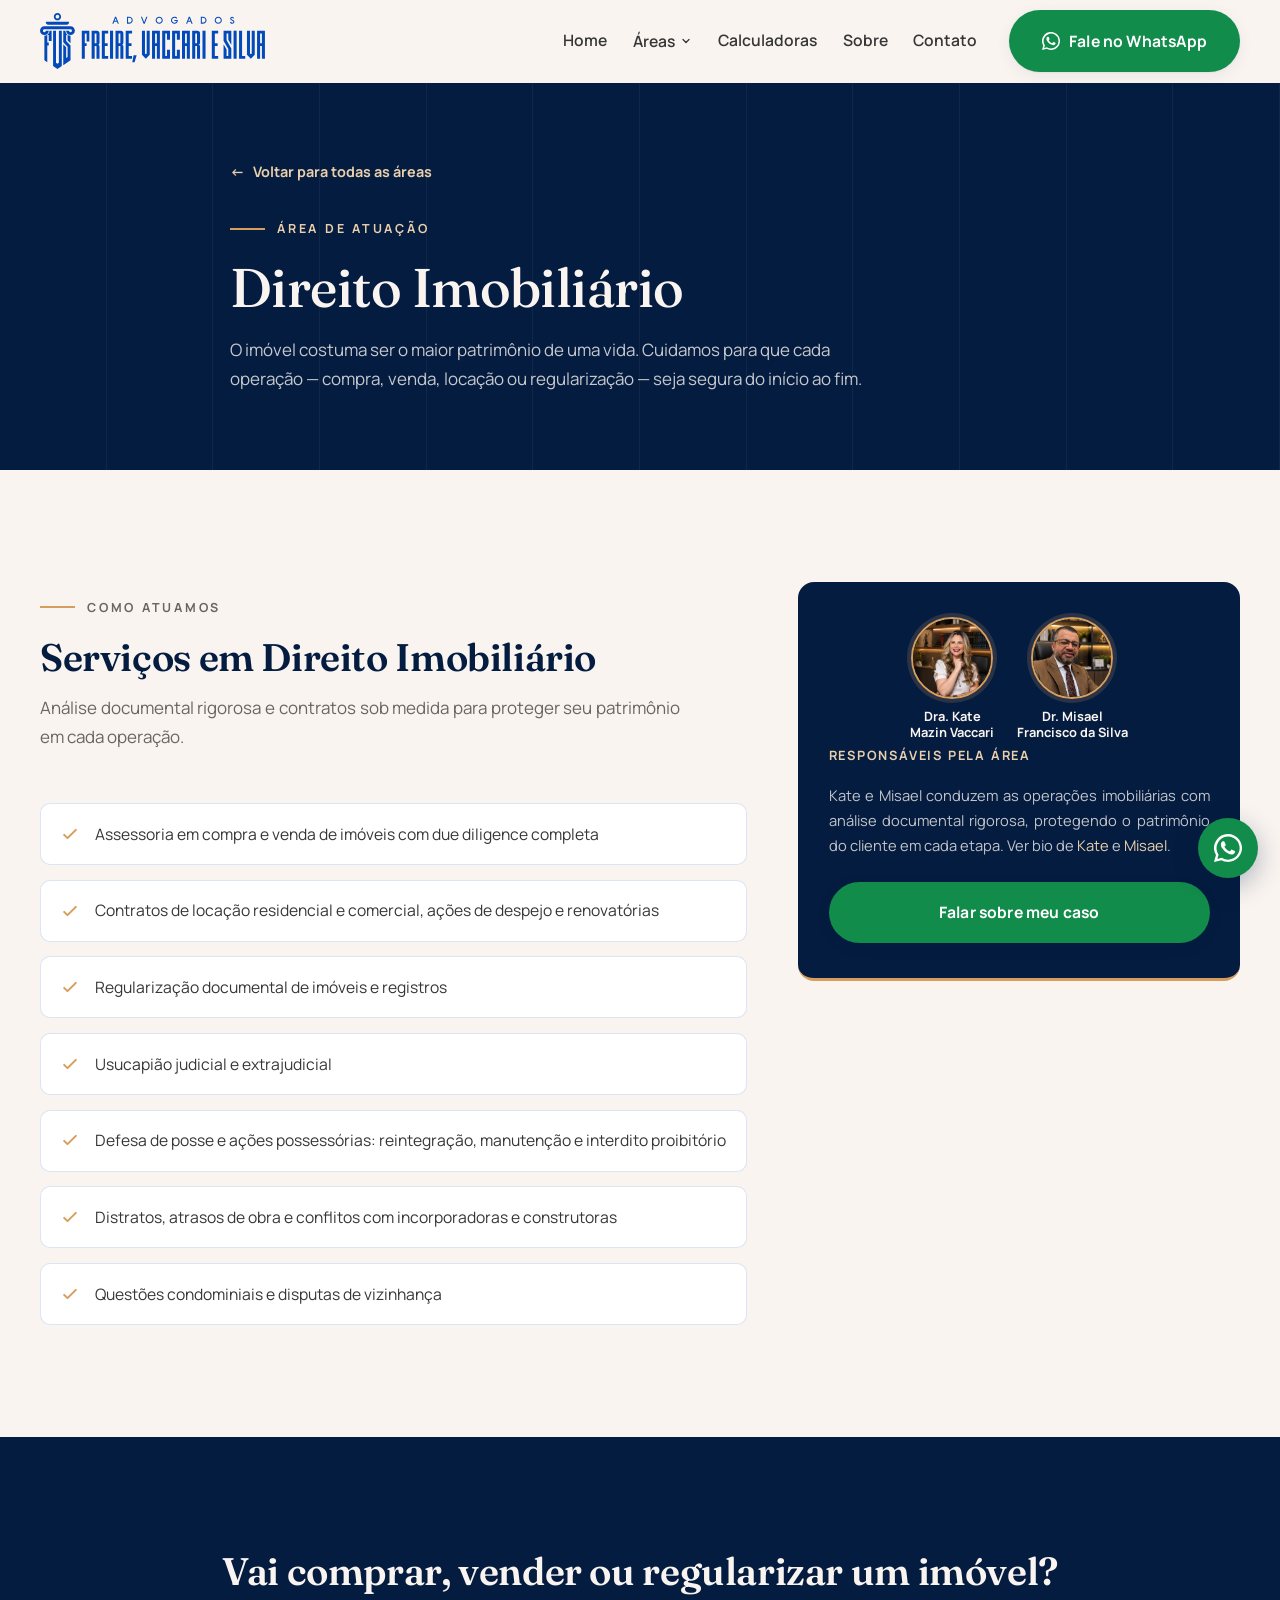
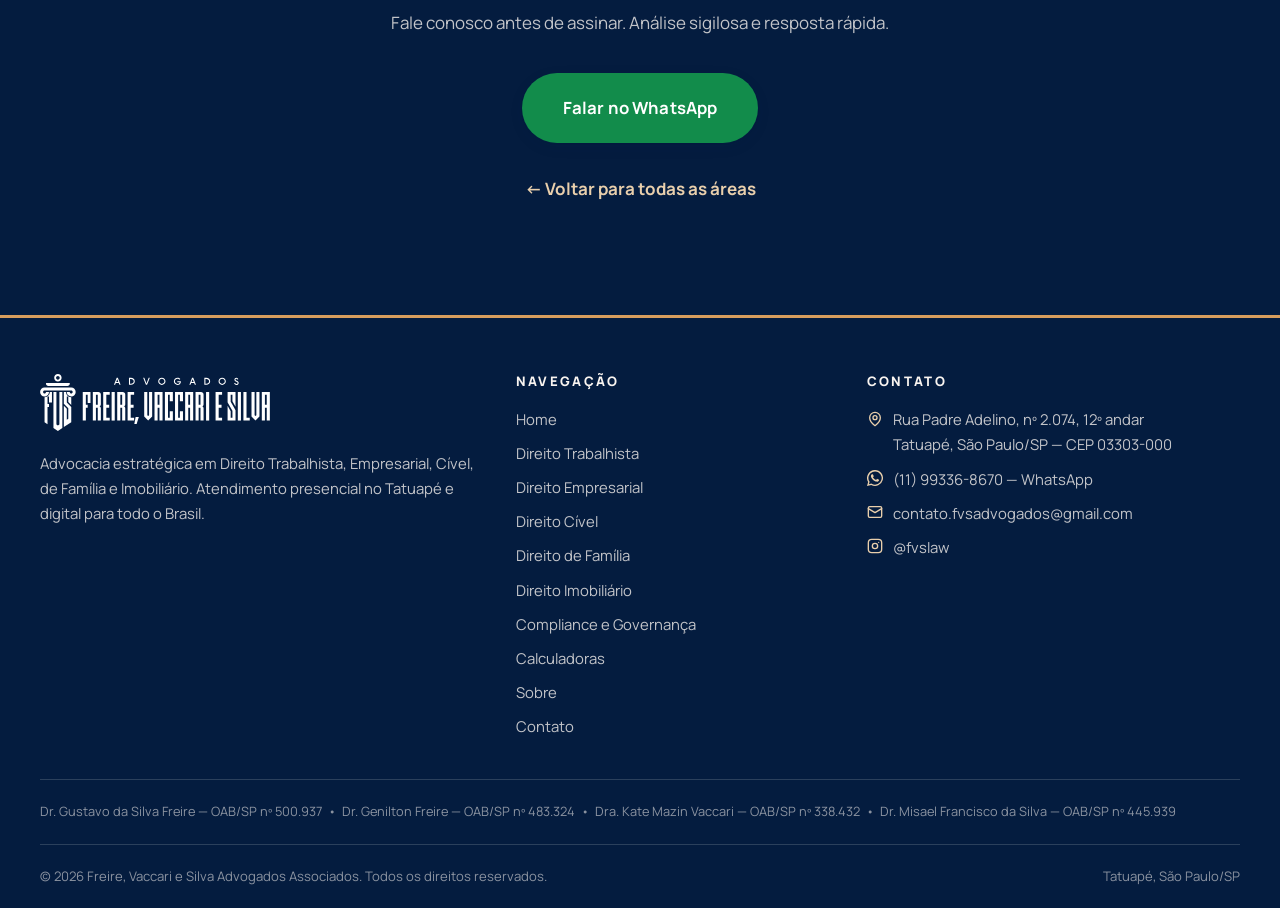
<file: areas/imobiliario.html>
<!DOCTYPE html>
<html lang="pt-BR">
<head>
  <meta charset="UTF-8">
  <meta name="viewport" content="width=device-width, initial-scale=1.0">
  <title>Direito Imobiliário | Freire, Vaccari e Silva Advogados</title>
  <meta name="description" content="Direito Imobiliário em São Paulo: compra e venda com due diligence, locações, regularização de imóveis, usucapião e defesa de posse. Responsáveis: Dra. Kate Mazin Vaccari e Dr. Misael Francisco da Silva.">
  <meta property="og:type" content="website">
  <meta property="og:title" content="Direito Imobiliário | FVS Advogados">
  <meta property="og:description" content="Due diligence, contratos e regularização para que o negócio da sua vida não vire um problema.">
  <meta property="og:image" content="../assets/images/logo/logo-horizontal-azul.png">
  <meta property="og:locale" content="pt_BR">

  <link rel="icon" type="image/svg+xml" href="../assets/images/logo/simbolo-azul.svg">
  <link rel="icon" type="image/png" href="../assets/images/logo/simbolo-azul.png">
  <link rel="apple-touch-icon" href="../assets/images/logo/simbolo-azul.png">

  <link rel="preconnect" href="https://fonts.googleapis.com">
  <link rel="preconnect" href="https://fonts.gstatic.com" crossorigin>
  <link href="https://fonts.googleapis.com/css2?family=Fraunces:ital,opsz,wght@0,9..144,400..700;1,9..144,400..700&family=Manrope:wght@400..800&display=swap" rel="stylesheet">
  <link rel="stylesheet" href="../assets/css/style.css">
</head>
<body>

  <header class="site-header">
    <div class="container header-inner">
      <a class="brand" href="../index.html" aria-label="Freire, Vaccari e Silva Advogados — página inicial">
        <img src="../assets/images/logo/logo-horizontal-azul.svg" alt="Freire, Vaccari e Silva Advogados Associados" width="225" height="56">
      </a>
      <nav class="main-nav" id="main-nav" aria-label="Navegação principal">
        <ul>
          <li><a href="../index.html">Home</a></li>
          <li class="has-dropdown">
            <button class="nav-drop-toggle" aria-expanded="false" aria-controls="dropdown-areas">
              Áreas
              <svg class="caret" width="12" height="12" viewBox="0 0 24 24" fill="none" stroke="currentColor" stroke-width="2.5" stroke-linecap="round" aria-hidden="true"><path d="m6 9 6 6 6-6"/></svg>
            </button>
            <ul class="dropdown" id="dropdown-areas">
              <li><a href="trabalhista.html">Direito Trabalhista</a></li>
              <li><a href="empresarial.html">Direito Empresarial</a></li>
              <li><a href="civel.html">Direito Cível</a></li>
              <li><a href="familia.html">Direito de Família</a></li>
              <li><a href="imobiliario.html" aria-current="page">Direito Imobiliário</a></li>
              <li><a href="compliance.html">Compliance e Governança</a></li>
            </ul>
          </li>
          <li><a href="../calculadoras.html">Calculadoras</a></li>
          <li><a href="../sobre.html">Sobre</a></li>
          <li><a href="../contato.html">Contato</a></li>
        </ul>
        <a class="btn btn--whatsapp" href="https://wa.me/5511993368670?text=Ol%C3%A1%21%20Gostaria%20de%20falar%20sobre%20uma%20quest%C3%A3o%20de%20Direito%20Imobili%C3%A1rio." target="_blank" rel="noopener">
          <svg width="18" height="18" viewBox="0 0 24 24" fill="currentColor" aria-hidden="true"><path d="M17.5 14.4c-.3-.2-1.8-.9-2-1-.3-.1-.5-.2-.7.1-.2.3-.8 1-.9 1.2-.2.2-.4.2-.7.1-.3-.2-1.3-.5-2.4-1.5-.9-.8-1.5-1.8-1.7-2.1-.2-.3 0-.5.1-.6l.5-.5c.1-.2.2-.3.3-.5.1-.2 0-.4 0-.5l-1-2.3c-.2-.5-.5-.5-.7-.5h-.6c-.2 0-.5.1-.8.4-.3.3-1 1-1 2.5s1.1 2.9 1.2 3.1c.2.2 2.1 3.2 5.1 4.5.7.3 1.3.5 1.7.6.7.2 1.4.2 1.9.1.6-.1 1.8-.7 2-1.4.3-.7.3-1.3.2-1.4 0-.1-.3-.2-.5-.3zM12 22h0a9.9 9.9 0 0 1-5-1.4l-.4-.2-3.7 1 1-3.6-.2-.4A9.9 9.9 0 1 1 12 22zm0-21.9A11.9 11.9 0 0 0 1.7 18L0 24l6.3-1.6A11.9 11.9 0 1 0 12 .1z"/></svg>
          Fale no WhatsApp
        </a>
      </nav>
      <button class="nav-toggle" aria-expanded="false" aria-controls="main-nav" aria-label="Abrir menu de navegação">
        <span></span><span></span><span></span>
      </button>
    </div>
  </header>

  <main>
    <section class="page-hero">
      <div class="container">
        <a class="breadcrumb-back" href="../index.html#areas"><span aria-hidden="true">←</span> Voltar para todas as áreas</a>
        <p class="eyebrow">Área de atuação</p>
        <h1>Direito Imobiliário</h1>
        <p>O imóvel costuma ser o maior patrimônio de uma vida. Cuidamos para que cada operação — compra, venda, locação ou regularização — seja segura do início ao fim.</p>
      </div>
    </section>

    <section class="section section--paper">
      <div class="container area-layout">
        <div>
          <div class="section-head reveal">
            <p class="eyebrow">Como atuamos</p>
            <h2>Serviços em Direito Imobiliário</h2>
            <p>Análise documental rigorosa e contratos sob medida para proteger seu patrimônio em cada operação.</p>
          </div>
          <ul class="service-list">
            <li class="reveal"><svg width="20" height="20" viewBox="0 0 24 24" fill="none" stroke="currentColor" stroke-width="2.4" stroke-linecap="round" stroke-linejoin="round" aria-hidden="true"><path d="m5 13 4 4L19 7"/></svg>Assessoria em compra e venda de imóveis com due diligence completa</li>
            <li class="reveal"><svg width="20" height="20" viewBox="0 0 24 24" fill="none" stroke="currentColor" stroke-width="2.4" stroke-linecap="round" stroke-linejoin="round" aria-hidden="true"><path d="m5 13 4 4L19 7"/></svg>Contratos de locação residencial e comercial, ações de despejo e renovatórias</li>
            <li class="reveal"><svg width="20" height="20" viewBox="0 0 24 24" fill="none" stroke="currentColor" stroke-width="2.4" stroke-linecap="round" stroke-linejoin="round" aria-hidden="true"><path d="m5 13 4 4L19 7"/></svg>Regularização documental de imóveis e registros</li>
            <li class="reveal"><svg width="20" height="20" viewBox="0 0 24 24" fill="none" stroke="currentColor" stroke-width="2.4" stroke-linecap="round" stroke-linejoin="round" aria-hidden="true"><path d="m5 13 4 4L19 7"/></svg>Usucapião judicial e extrajudicial</li>
            <li class="reveal"><svg width="20" height="20" viewBox="0 0 24 24" fill="none" stroke="currentColor" stroke-width="2.4" stroke-linecap="round" stroke-linejoin="round" aria-hidden="true"><path d="m5 13 4 4L19 7"/></svg>Defesa de posse e ações possessórias: reintegração, manutenção e interdito proibitório</li>
            <li class="reveal"><svg width="20" height="20" viewBox="0 0 24 24" fill="none" stroke="currentColor" stroke-width="2.4" stroke-linecap="round" stroke-linejoin="round" aria-hidden="true"><path d="m5 13 4 4L19 7"/></svg>Distratos, atrasos de obra e conflitos com incorporadoras e construtoras</li>
            <li class="reveal"><svg width="20" height="20" viewBox="0 0 24 24" fill="none" stroke="currentColor" stroke-width="2.4" stroke-linecap="round" stroke-linejoin="round" aria-hidden="true"><path d="m5 13 4 4L19 7"/></svg>Questões condominiais e disputas de vizinhança</li>
          </ul>
        </div>

        <aside class="lawyer-card reveal">
          <div class="lawyer-duo">
            <div>
              <img class="avatar" src="../assets/images/team/kate-vaccari.jpg" alt="Dra. Kate Mazin Vaccari" width="82" height="82" loading="lazy">
              <span>Dra. Kate<br>Mazin Vaccari</span>
            </div>
            <div>
              <img class="avatar" src="../assets/images/team/misael-silva.jpg" alt="Dr. Misael Francisco da Silva" width="82" height="82" loading="lazy">
              <span>Dr. Misael<br>Francisco da Silva</span>
            </div>
          </div>
          <p class="role">Responsáveis pela área</p>
          <p>Kate e Misael conduzem as operações imobiliárias com análise documental rigorosa, protegendo o patrimônio do cliente em cada etapa. Ver bio de <a href="../sobre.html#kate" style="color:var(--gold-300);">Kate</a> e <a href="../sobre.html#misael" style="color:var(--gold-300);">Misael</a>.</p>
          <a class="btn btn--whatsapp" href="https://wa.me/5511993368670?text=Ol%C3%A1%21%20Gostaria%20de%20falar%20sobre%20uma%20quest%C3%A3o%20de%20Direito%20Imobili%C3%A1rio." target="_blank" rel="noopener">Falar sobre meu caso</a>
        </aside>
      </div>
    </section>

    <section class="section section--navy cta-final">
      <div class="container reveal">
        <h2>Vai comprar, vender ou regularizar um imóvel?</h2>
        <p style="max-width:34rem; margin:1rem auto 2.2rem; color:rgba(249,244,240,.78);">Fale conosco antes de assinar. Análise sigilosa e resposta rápida.</p>
        <a class="btn btn--whatsapp btn--lg" href="https://wa.me/5511993368670?text=Ol%C3%A1%21%20Gostaria%20de%20falar%20sobre%20uma%20quest%C3%A3o%20de%20Direito%20Imobili%C3%A1rio." target="_blank" rel="noopener">Falar no WhatsApp</a>
        <p style="margin-top:2rem;"><a href="../index.html#areas" style="color:var(--gold-300); font-weight:700;">← Voltar para todas as áreas</a></p>
      </div>
    </section>
  </main>

  <footer class="site-footer">
    <div class="container">
      <div class="footer-grid">
        <div class="footer-brand">
          <img src="../assets/images/logo/logo-horizontal-branca.svg" alt="Freire, Vaccari e Silva Advogados Associados" width="230" height="57">
          <p>Advocacia estratégica em Direito Trabalhista, Empresarial, Cível, de Família e Imobiliário. Atendimento presencial no Tatuapé e digital para todo o Brasil.</p>
        </div>
        <nav aria-label="Navegação do rodapé">
          <h4>Navegação</h4>
          <ul>
            <li><a href="../index.html">Home</a></li>
            <li><a href="trabalhista.html">Direito Trabalhista</a></li>
            <li><a href="empresarial.html">Direito Empresarial</a></li>
            <li><a href="civel.html">Direito Cível</a></li>
            <li><a href="familia.html">Direito de Família</a></li>
            <li><a href="imobiliario.html">Direito Imobiliário</a></li>
            <li><a href="compliance.html">Compliance e Governança</a></li>
            <li><a href="../calculadoras.html">Calculadoras</a></li>
            <li><a href="../sobre.html">Sobre</a></li>
            <li><a href="../contato.html">Contato</a></li>
          </ul>
        </nav>
        <div>
          <h4>Contato</h4>
          <ul class="footer-contact">
            <li>
              <svg width="16" height="16" viewBox="0 0 24 24" fill="none" stroke="currentColor" stroke-width="2" stroke-linecap="round" stroke-linejoin="round" aria-hidden="true"><path d="M20 10c0 6-8 12-8 12s-8-6-8-12a8 8 0 0 1 16 0Z"/><circle cx="12" cy="10" r="3"/></svg>
              <span>Rua Padre Adelino, nº 2.074, 12º andar<br>Tatuapé, São Paulo/SP — CEP 03303-000</span>
            </li>
            <li>
              <svg width="16" height="16" viewBox="0 0 24 24" fill="currentColor" aria-hidden="true"><path d="M17.5 14.4c-.3-.2-1.8-.9-2-1-.3-.1-.5-.2-.7.1-.2.3-.8 1-.9 1.2-.2.2-.4.2-.7.1-.3-.2-1.3-.5-2.4-1.5-.9-.8-1.5-1.8-1.7-2.1-.2-.3 0-.5.1-.6l.5-.5c.1-.2.2-.3.3-.5.1-.2 0-.4 0-.5l-1-2.3c-.2-.5-.5-.5-.7-.5h-.6c-.2 0-.5.1-.8.4-.3.3-1 1-1 2.5s1.1 2.9 1.2 3.1c.2.2 2.1 3.2 5.1 4.5.7.3 1.3.5 1.7.6.7.2 1.4.2 1.9.1.6-.1 1.8-.7 2-1.4.3-.7.3-1.3.2-1.4 0-.1-.3-.2-.5-.3zM12 22h0a9.9 9.9 0 0 1-5-1.4l-.4-.2-3.7 1 1-3.6-.2-.4A9.9 9.9 0 1 1 12 22zm0-21.9A11.9 11.9 0 0 0 1.7 18L0 24l6.3-1.6A11.9 11.9 0 1 0 12 .1z"/></svg>
              <a href="https://wa.me/5511993368670?text=Ol%C3%A1%21%20Vim%20pelo%20site%20e%20gostaria%20de%20mais%20informa%C3%A7%C3%B5es." target="_blank" rel="noopener">(11) 99336-8670 — WhatsApp</a>
            </li>
            <li>
              <svg width="16" height="16" viewBox="0 0 24 24" fill="none" stroke="currentColor" stroke-width="2" stroke-linecap="round" stroke-linejoin="round" aria-hidden="true"><rect x="2" y="4" width="20" height="16" rx="2"/><path d="m22 7-10 6L2 7"/></svg>
              <a href="mailto:contato.fvsadvogados@gmail.com">contato.fvsadvogados@gmail.com</a>
            </li>
            <li>
              <svg width="16" height="16" viewBox="0 0 24 24" fill="none" stroke="currentColor" stroke-width="2" stroke-linecap="round" stroke-linejoin="round" aria-hidden="true"><rect x="2" y="2" width="20" height="20" rx="5"/><circle cx="12" cy="12" r="4"/><circle cx="17.5" cy="6.5" r="1" fill="currentColor" stroke="none"/></svg>
              <a href="https://instagram.com/fvslaw" target="_blank" rel="noopener" aria-label="Instagram @fvslaw">@fvslaw</a>
            </li>
          </ul>
        </div>
      </div>
      <div class="footer-oab">
        Dr. Gustavo da Silva Freire — OAB/SP nº 500.937 &nbsp;•&nbsp; Dr. Genilton Freire — OAB/SP nº 483.324 &nbsp;•&nbsp; Dra. Kate Mazin Vaccari — OAB/SP nº 338.432 &nbsp;•&nbsp; Dr. Misael Francisco da Silva — OAB/SP nº 445.939
      </div>
      <div class="footer-bottom">
        <span>© <span id="current-year">2026</span> Freire, Vaccari e Silva Advogados Associados. Todos os direitos reservados.</span>
        <span>Tatuapé, São Paulo/SP</span>
      </div>
    </div>
  </footer>

  <a class="whatsapp-float" href="https://wa.me/5511993368670?text=Ol%C3%A1%21%20Gostaria%20de%20falar%20sobre%20uma%20quest%C3%A3o%20de%20Direito%20Imobili%C3%A1rio." target="_blank" rel="noopener" aria-label="Falar no WhatsApp">
    <svg width="28" height="28" viewBox="0 0 24 24" fill="currentColor" aria-hidden="true"><path d="M17.5 14.4c-.3-.2-1.8-.9-2-1-.3-.1-.5-.2-.7.1-.2.3-.8 1-.9 1.2-.2.2-.4.2-.7.1-.3-.2-1.3-.5-2.4-1.5-.9-.8-1.5-1.8-1.7-2.1-.2-.3 0-.5.1-.6l.5-.5c.1-.2.2-.3.3-.5.1-.2 0-.4 0-.5l-1-2.3c-.2-.5-.5-.5-.7-.5h-.6c-.2 0-.5.1-.8.4-.3.3-1 1-1 2.5s1.1 2.9 1.2 3.1c.2.2 2.1 3.2 5.1 4.5.7.3 1.3.5 1.7.6.7.2 1.4.2 1.9.1.6-.1 1.8-.7 2-1.4.3-.7.3-1.3.2-1.4 0-.1-.3-.2-.5-.3zM12 22h0a9.9 9.9 0 0 1-5-1.4l-.4-.2-3.7 1 1-3.6-.2-.4A9.9 9.9 0 1 1 12 22zm0-21.9A11.9 11.9 0 0 0 1.7 18L0 24l6.3-1.6A11.9 11.9 0 1 0 12 .1z"/></svg>
  </a>

  <script src="../assets/js/main.js"></script>
</body>
</html>
</file>
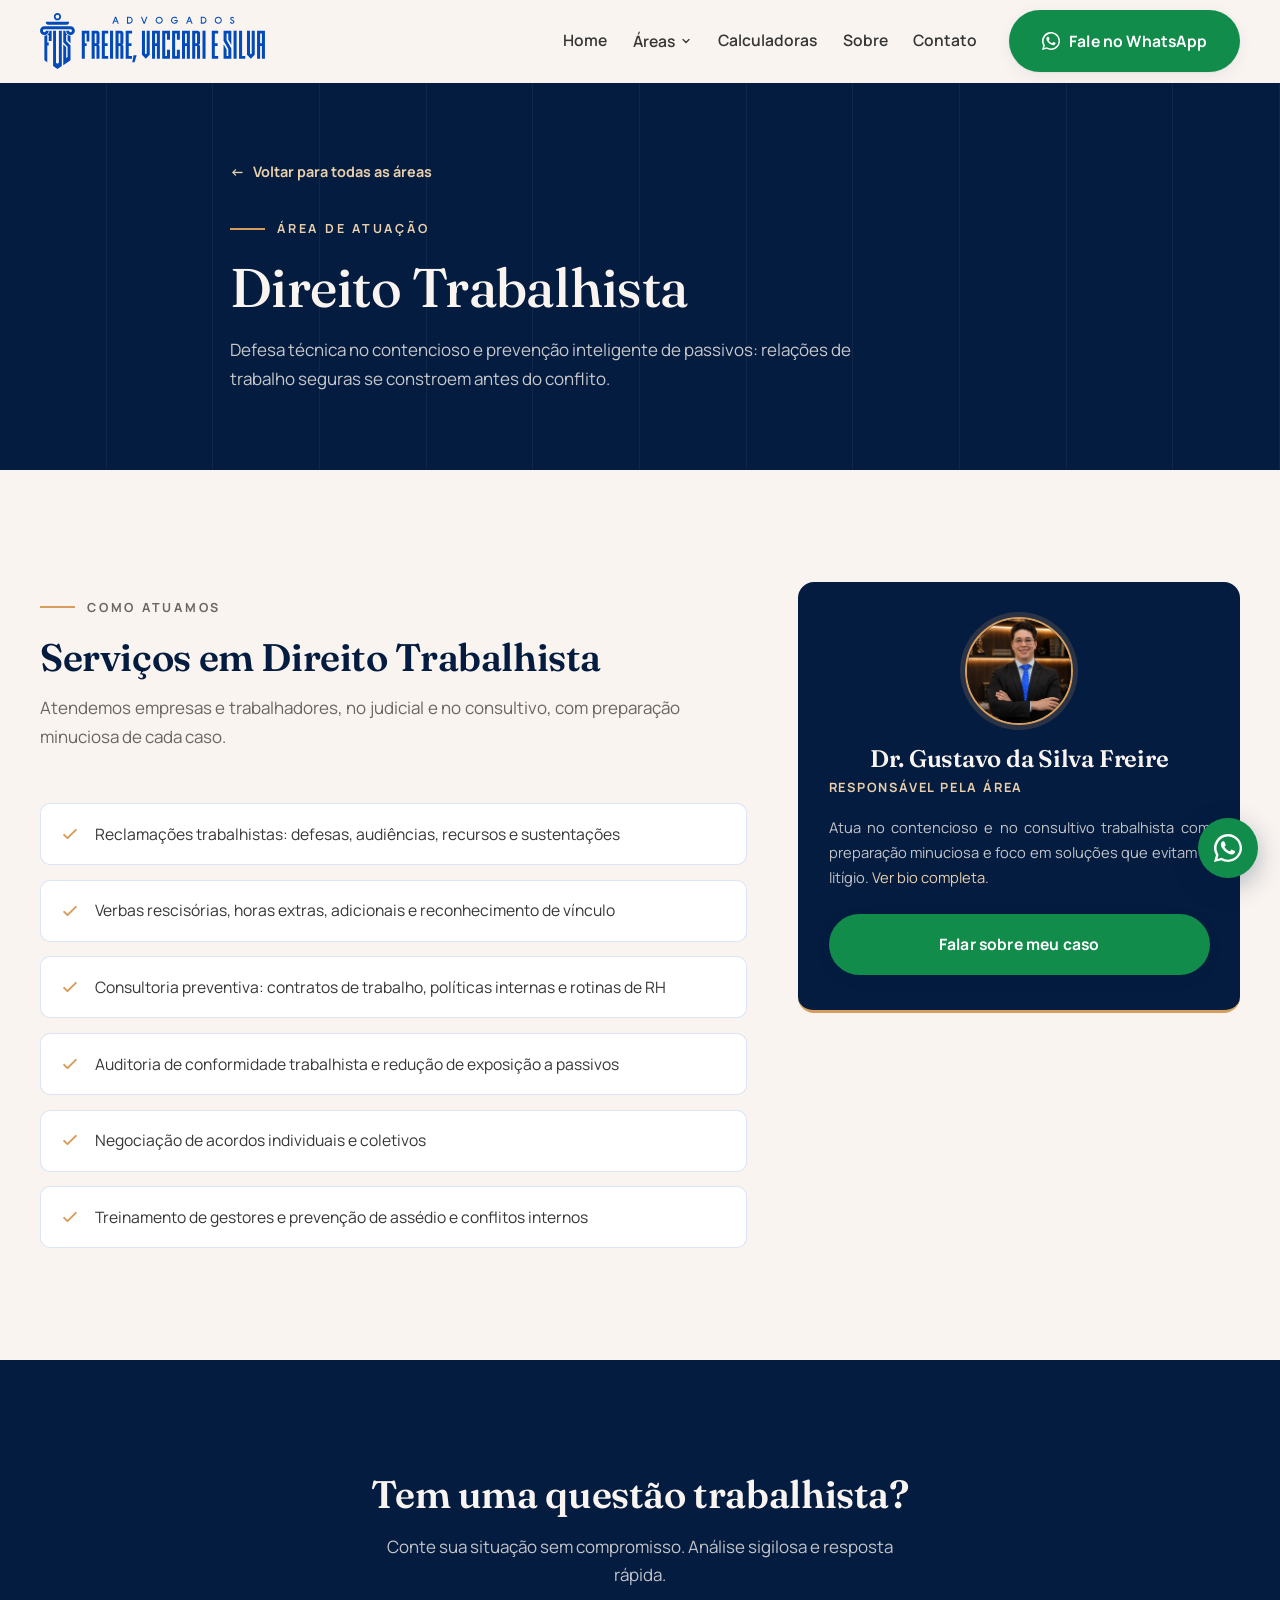
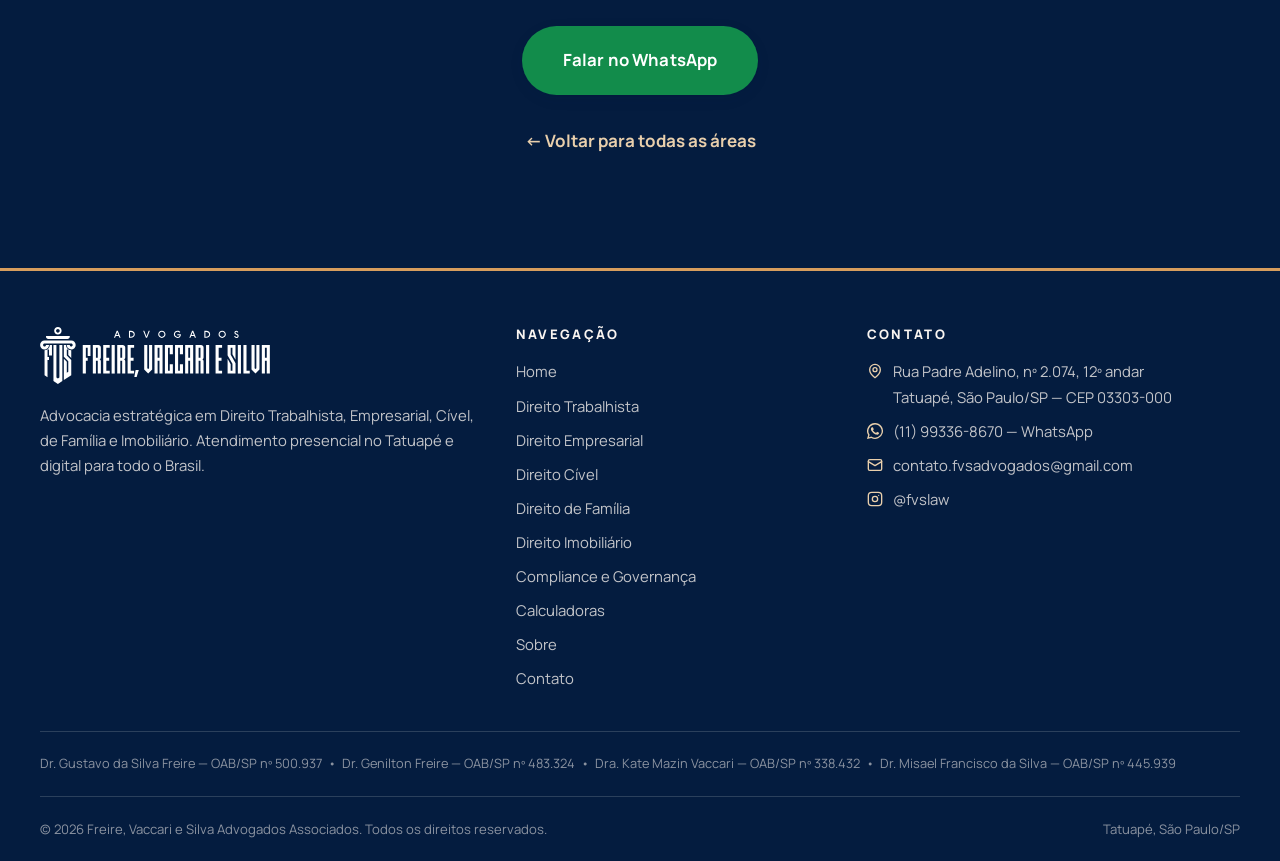
<file: areas/trabalhista.html>
<!DOCTYPE html>
<html lang="pt-BR">
<head>
  <meta charset="UTF-8">
  <meta name="viewport" content="width=device-width, initial-scale=1.0">
  <title>Direito Trabalhista | Freire, Vaccari e Silva Advogados</title>
  <meta name="description" content="Contencioso e consultoria preventiva trabalhista em São Paulo: defesas, audiências, verbas rescisórias, compliance e rotinas trabalhistas. Responsável: Dr. Gustavo da Silva Freire.">
  <meta property="og:type" content="website">
  <meta property="og:title" content="Direito Trabalhista | FVS Advogados">
  <meta property="og:description" content="Defesa técnica e prevenção de passivos trabalhistas para empresas e trabalhadores.">
  <meta property="og:image" content="../assets/images/logo/logo-horizontal-azul.png">
  <meta property="og:locale" content="pt_BR">

  <link rel="icon" type="image/svg+xml" href="../assets/images/logo/simbolo-azul.svg">
  <link rel="icon" type="image/png" href="../assets/images/logo/simbolo-azul.png">
  <link rel="apple-touch-icon" href="../assets/images/logo/simbolo-azul.png">

  <link rel="preconnect" href="https://fonts.googleapis.com">
  <link rel="preconnect" href="https://fonts.gstatic.com" crossorigin>
  <link href="https://fonts.googleapis.com/css2?family=Fraunces:ital,opsz,wght@0,9..144,400..700;1,9..144,400..700&family=Manrope:wght@400..800&display=swap" rel="stylesheet">
  <link rel="stylesheet" href="../assets/css/style.css">
</head>
<body>

  <header class="site-header">
    <div class="container header-inner">
      <a class="brand" href="../index.html" aria-label="Freire, Vaccari e Silva Advogados — página inicial">
        <img src="../assets/images/logo/logo-horizontal-azul.svg" alt="Freire, Vaccari e Silva Advogados Associados" width="225" height="56">
      </a>
      <nav class="main-nav" id="main-nav" aria-label="Navegação principal">
        <ul>
          <li><a href="../index.html">Home</a></li>
          <li class="has-dropdown">
            <button class="nav-drop-toggle" aria-expanded="false" aria-controls="dropdown-areas">
              Áreas
              <svg class="caret" width="12" height="12" viewBox="0 0 24 24" fill="none" stroke="currentColor" stroke-width="2.5" stroke-linecap="round" aria-hidden="true"><path d="m6 9 6 6 6-6"/></svg>
            </button>
            <ul class="dropdown" id="dropdown-areas">
              <li><a href="trabalhista.html" aria-current="page">Direito Trabalhista</a></li>
              <li><a href="empresarial.html">Direito Empresarial</a></li>
              <li><a href="civel.html">Direito Cível</a></li>
              <li><a href="familia.html">Direito de Família</a></li>
              <li><a href="imobiliario.html">Direito Imobiliário</a></li>
              <li><a href="compliance.html">Compliance e Governança</a></li>
            </ul>
          </li>
          <li><a href="../calculadoras.html">Calculadoras</a></li>
          <li><a href="../sobre.html">Sobre</a></li>
          <li><a href="../contato.html">Contato</a></li>
        </ul>
        <a class="btn btn--whatsapp" href="https://wa.me/5511993368670?text=Ol%C3%A1%21%20Gostaria%20de%20falar%20sobre%20uma%20quest%C3%A3o%20de%20Direito%20Trabalhista." target="_blank" rel="noopener">
          <svg width="18" height="18" viewBox="0 0 24 24" fill="currentColor" aria-hidden="true"><path d="M17.5 14.4c-.3-.2-1.8-.9-2-1-.3-.1-.5-.2-.7.1-.2.3-.8 1-.9 1.2-.2.2-.4.2-.7.1-.3-.2-1.3-.5-2.4-1.5-.9-.8-1.5-1.8-1.7-2.1-.2-.3 0-.5.1-.6l.5-.5c.1-.2.2-.3.3-.5.1-.2 0-.4 0-.5l-1-2.3c-.2-.5-.5-.5-.7-.5h-.6c-.2 0-.5.1-.8.4-.3.3-1 1-1 2.5s1.1 2.9 1.2 3.1c.2.2 2.1 3.2 5.1 4.5.7.3 1.3.5 1.7.6.7.2 1.4.2 1.9.1.6-.1 1.8-.7 2-1.4.3-.7.3-1.3.2-1.4 0-.1-.3-.2-.5-.3zM12 22h0a9.9 9.9 0 0 1-5-1.4l-.4-.2-3.7 1 1-3.6-.2-.4A9.9 9.9 0 1 1 12 22zm0-21.9A11.9 11.9 0 0 0 1.7 18L0 24l6.3-1.6A11.9 11.9 0 1 0 12 .1z"/></svg>
          Fale no WhatsApp
        </a>
      </nav>
      <button class="nav-toggle" aria-expanded="false" aria-controls="main-nav" aria-label="Abrir menu de navegação">
        <span></span><span></span><span></span>
      </button>
    </div>
  </header>

  <main>
    <section class="page-hero">
      <div class="container">
        <a class="breadcrumb-back" href="../index.html#areas"><span aria-hidden="true">←</span> Voltar para todas as áreas</a>
        <p class="eyebrow">Área de atuação</p>
        <h1>Direito Trabalhista</h1>
        <p>Defesa técnica no contencioso e prevenção inteligente de passivos: relações de trabalho seguras se constroem antes do conflito.</p>
      </div>
    </section>

    <section class="section section--paper">
      <div class="container area-layout">
        <div>
          <div class="section-head reveal">
            <p class="eyebrow">Como atuamos</p>
            <h2>Serviços em Direito Trabalhista</h2>
            <p>Atendemos empresas e trabalhadores, no judicial e no consultivo, com preparação minuciosa de cada caso.</p>
          </div>
          <ul class="service-list">
            <li class="reveal"><svg width="20" height="20" viewBox="0 0 24 24" fill="none" stroke="currentColor" stroke-width="2.4" stroke-linecap="round" stroke-linejoin="round" aria-hidden="true"><path d="m5 13 4 4L19 7"/></svg>Reclamações trabalhistas: defesas, audiências, recursos e sustentações</li>
            <li class="reveal"><svg width="20" height="20" viewBox="0 0 24 24" fill="none" stroke="currentColor" stroke-width="2.4" stroke-linecap="round" stroke-linejoin="round" aria-hidden="true"><path d="m5 13 4 4L19 7"/></svg>Verbas rescisórias, horas extras, adicionais e reconhecimento de vínculo</li>
            <li class="reveal"><svg width="20" height="20" viewBox="0 0 24 24" fill="none" stroke="currentColor" stroke-width="2.4" stroke-linecap="round" stroke-linejoin="round" aria-hidden="true"><path d="m5 13 4 4L19 7"/></svg>Consultoria preventiva: contratos de trabalho, políticas internas e rotinas de RH</li>
            <li class="reveal"><svg width="20" height="20" viewBox="0 0 24 24" fill="none" stroke="currentColor" stroke-width="2.4" stroke-linecap="round" stroke-linejoin="round" aria-hidden="true"><path d="m5 13 4 4L19 7"/></svg>Auditoria de conformidade trabalhista e redução de exposição a passivos</li>
            <li class="reveal"><svg width="20" height="20" viewBox="0 0 24 24" fill="none" stroke="currentColor" stroke-width="2.4" stroke-linecap="round" stroke-linejoin="round" aria-hidden="true"><path d="m5 13 4 4L19 7"/></svg>Negociação de acordos individuais e coletivos</li>
            <li class="reveal"><svg width="20" height="20" viewBox="0 0 24 24" fill="none" stroke="currentColor" stroke-width="2.4" stroke-linecap="round" stroke-linejoin="round" aria-hidden="true"><path d="m5 13 4 4L19 7"/></svg>Treinamento de gestores e prevenção de assédio e conflitos internos</li>
          </ul>
        </div>

        <aside class="lawyer-card reveal">
          <img class="avatar" style="margin-inline:auto;" src="../assets/images/team/gustavo-freire.jpg" alt="Dr. Gustavo da Silva Freire" width="108" height="108" loading="lazy">
          <h3>Dr. Gustavo da Silva Freire</h3>
          <p class="role">Responsável pela área</p>
          <p>Atua no contencioso e no consultivo trabalhista com preparação minuciosa e foco em soluções que evitam o litígio. <a href="../sobre.html#gustavo" style="color:var(--gold-300);">Ver bio completa</a>.</p>
          <a class="btn btn--whatsapp" href="https://wa.me/5511993368670?text=Ol%C3%A1%21%20Gostaria%20de%20falar%20sobre%20uma%20quest%C3%A3o%20de%20Direito%20Trabalhista." target="_blank" rel="noopener">Falar sobre meu caso</a>
        </aside>
      </div>
    </section>

    <section class="section section--navy cta-final">
      <div class="container reveal">
        <h2>Tem uma questão trabalhista?</h2>
        <p style="max-width:34rem; margin:1rem auto 2.2rem; color:rgba(249,244,240,.78);">Conte sua situação sem compromisso. Análise sigilosa e resposta rápida.</p>
        <a class="btn btn--whatsapp btn--lg" href="https://wa.me/5511993368670?text=Ol%C3%A1%21%20Gostaria%20de%20falar%20sobre%20uma%20quest%C3%A3o%20de%20Direito%20Trabalhista." target="_blank" rel="noopener">Falar no WhatsApp</a>
        <p style="margin-top:2rem;"><a href="../index.html#areas" style="color:var(--gold-300); font-weight:700;">← Voltar para todas as áreas</a></p>
      </div>
    </section>
  </main>

  <footer class="site-footer">
    <div class="container">
      <div class="footer-grid">
        <div class="footer-brand">
          <img src="../assets/images/logo/logo-horizontal-branca.svg" alt="Freire, Vaccari e Silva Advogados Associados" width="230" height="57">
          <p>Advocacia estratégica em Direito Trabalhista, Empresarial, Cível, de Família e Imobiliário. Atendimento presencial no Tatuapé e digital para todo o Brasil.</p>
        </div>
        <nav aria-label="Navegação do rodapé">
          <h4>Navegação</h4>
          <ul>
            <li><a href="../index.html">Home</a></li>
            <li><a href="trabalhista.html">Direito Trabalhista</a></li>
            <li><a href="empresarial.html">Direito Empresarial</a></li>
            <li><a href="civel.html">Direito Cível</a></li>
            <li><a href="familia.html">Direito de Família</a></li>
            <li><a href="imobiliario.html">Direito Imobiliário</a></li>
            <li><a href="compliance.html">Compliance e Governança</a></li>
            <li><a href="../calculadoras.html">Calculadoras</a></li>
            <li><a href="../sobre.html">Sobre</a></li>
            <li><a href="../contato.html">Contato</a></li>
          </ul>
        </nav>
        <div>
          <h4>Contato</h4>
          <ul class="footer-contact">
            <li>
              <svg width="16" height="16" viewBox="0 0 24 24" fill="none" stroke="currentColor" stroke-width="2" stroke-linecap="round" stroke-linejoin="round" aria-hidden="true"><path d="M20 10c0 6-8 12-8 12s-8-6-8-12a8 8 0 0 1 16 0Z"/><circle cx="12" cy="10" r="3"/></svg>
              <span>Rua Padre Adelino, nº 2.074, 12º andar<br>Tatuapé, São Paulo/SP — CEP 03303-000</span>
            </li>
            <li>
              <svg width="16" height="16" viewBox="0 0 24 24" fill="currentColor" aria-hidden="true"><path d="M17.5 14.4c-.3-.2-1.8-.9-2-1-.3-.1-.5-.2-.7.1-.2.3-.8 1-.9 1.2-.2.2-.4.2-.7.1-.3-.2-1.3-.5-2.4-1.5-.9-.8-1.5-1.8-1.7-2.1-.2-.3 0-.5.1-.6l.5-.5c.1-.2.2-.3.3-.5.1-.2 0-.4 0-.5l-1-2.3c-.2-.5-.5-.5-.7-.5h-.6c-.2 0-.5.1-.8.4-.3.3-1 1-1 2.5s1.1 2.9 1.2 3.1c.2.2 2.1 3.2 5.1 4.5.7.3 1.3.5 1.7.6.7.2 1.4.2 1.9.1.6-.1 1.8-.7 2-1.4.3-.7.3-1.3.2-1.4 0-.1-.3-.2-.5-.3zM12 22h0a9.9 9.9 0 0 1-5-1.4l-.4-.2-3.7 1 1-3.6-.2-.4A9.9 9.9 0 1 1 12 22zm0-21.9A11.9 11.9 0 0 0 1.7 18L0 24l6.3-1.6A11.9 11.9 0 1 0 12 .1z"/></svg>
              <a href="https://wa.me/5511993368670?text=Ol%C3%A1%21%20Vim%20pelo%20site%20e%20gostaria%20de%20mais%20informa%C3%A7%C3%B5es." target="_blank" rel="noopener">(11) 99336-8670 — WhatsApp</a>
            </li>
            <li>
              <svg width="16" height="16" viewBox="0 0 24 24" fill="none" stroke="currentColor" stroke-width="2" stroke-linecap="round" stroke-linejoin="round" aria-hidden="true"><rect x="2" y="4" width="20" height="16" rx="2"/><path d="m22 7-10 6L2 7"/></svg>
              <a href="mailto:contato.fvsadvogados@gmail.com">contato.fvsadvogados@gmail.com</a>
            </li>
            <li>
              <svg width="16" height="16" viewBox="0 0 24 24" fill="none" stroke="currentColor" stroke-width="2" stroke-linecap="round" stroke-linejoin="round" aria-hidden="true"><rect x="2" y="2" width="20" height="20" rx="5"/><circle cx="12" cy="12" r="4"/><circle cx="17.5" cy="6.5" r="1" fill="currentColor" stroke="none"/></svg>
              <a href="https://instagram.com/fvslaw" target="_blank" rel="noopener" aria-label="Instagram @fvslaw">@fvslaw</a>
            </li>
          </ul>
        </div>
      </div>
      <div class="footer-oab">
        Dr. Gustavo da Silva Freire — OAB/SP nº 500.937 &nbsp;•&nbsp; Dr. Genilton Freire — OAB/SP nº 483.324 &nbsp;•&nbsp; Dra. Kate Mazin Vaccari — OAB/SP nº 338.432 &nbsp;•&nbsp; Dr. Misael Francisco da Silva — OAB/SP nº 445.939
      </div>
      <div class="footer-bottom">
        <span>© <span id="current-year">2026</span> Freire, Vaccari e Silva Advogados Associados. Todos os direitos reservados.</span>
        <span>Tatuapé, São Paulo/SP</span>
      </div>
    </div>
  </footer>

  <a class="whatsapp-float" href="https://wa.me/5511993368670?text=Ol%C3%A1%21%20Gostaria%20de%20falar%20sobre%20uma%20quest%C3%A3o%20de%20Direito%20Trabalhista." target="_blank" rel="noopener" aria-label="Falar no WhatsApp">
    <svg width="28" height="28" viewBox="0 0 24 24" fill="currentColor" aria-hidden="true"><path d="M17.5 14.4c-.3-.2-1.8-.9-2-1-.3-.1-.5-.2-.7.1-.2.3-.8 1-.9 1.2-.2.2-.4.2-.7.1-.3-.2-1.3-.5-2.4-1.5-.9-.8-1.5-1.8-1.7-2.1-.2-.3 0-.5.1-.6l.5-.5c.1-.2.2-.3.3-.5.1-.2 0-.4 0-.5l-1-2.3c-.2-.5-.5-.5-.7-.5h-.6c-.2 0-.5.1-.8.4-.3.3-1 1-1 2.5s1.1 2.9 1.2 3.1c.2.2 2.1 3.2 5.1 4.5.7.3 1.3.5 1.7.6.7.2 1.4.2 1.9.1.6-.1 1.8-.7 2-1.4.3-.7.3-1.3.2-1.4 0-.1-.3-.2-.5-.3zM12 22h0a9.9 9.9 0 0 1-5-1.4l-.4-.2-3.7 1 1-3.6-.2-.4A9.9 9.9 0 1 1 12 22zm0-21.9A11.9 11.9 0 0 0 1.7 18L0 24l6.3-1.6A11.9 11.9 0 1 0 12 .1z"/></svg>
  </a>

  <script src="../assets/js/main.js"></script>
</body>
</html>
</file>
<file: assets/css/style.css>
/* ============================================================
   FREIRE, VACCARI E SILVA ADVOGADOS ASSOCIADOS
   Sistema de design — identidade de marca FVS
   ============================================================

   FONTES DE MARCA (Delirium NCV / MADE Okine Sans)
   ------------------------------------------------
   Quando os arquivos .woff2/.woff licenciados chegarem, coloque-os
   em /assets/fonts/ e descomente os blocos @font-face abaixo.
   Depois, troque as variáveis --font-display e --font-body:

   @font-face {
     font-family: "Delirium NCV";
     src: url("../fonts/DeliriumNCV.woff2") format("woff2"),
          url("../fonts/DeliriumNCV.woff") format("woff");
     font-weight: 400 700;
     font-display: swap;
   }
   @font-face {
     font-family: "MADE Okine Sans";
     src: url("../fonts/MADEOkineSans.woff2") format("woff2"),
          url("../fonts/MADEOkineSans.woff") format("woff");
     font-weight: 300 800;
     font-display: swap;
   }
   Em :root:
   --font-display: "Delirium NCV", "Fraunces", Georgia, serif;
   --font-body: "MADE Okine Sans", "Manrope", system-ui, sans-serif;
   ============================================================ */

:root {
  /* Paleta oficial da marca */
  --blue-700: #024ABA;   /* azul primário */
  --blue-500: #2769C0;   /* azul secundário */
  --gold-400: #D79D5D;   /* dourado/acento */
  --ink-800:  #363636;   /* cinza escuro (texto) */
  --paper:    #F9F4F0;   /* off-white (fundo) */

  /* Derivados (sombras/tintas dos tons oficiais) */
  --navy-950: #041C3F;                    /* sombra profunda do azul — hero/footer */
  --navy-900: #06285C;
  --blue-050: #EAF0FA;
  --gold-300: #E9CFAC;                    /* dourado suave p/ fundo escuro */
  --gold-050: #F6E9D8;
  --ink-500:  #6B6560;
  --line:     rgba(2, 74, 186, 0.14);     /* hairline azul */
  --line-dark: rgba(249, 244, 240, 0.16); /* hairline sobre navy */
  --shadow-sm: 0 1px 2px rgba(4, 28, 63, .06), 0 4px 16px rgba(4, 28, 63, .06);
  --shadow-md: 0 2px 6px rgba(4, 28, 63, .08), 0 14px 34px rgba(4, 28, 63, .12);

  --font-display: "Fraunces", Georgia, "Times New Roman", serif;
  --font-body: "Manrope", "Segoe UI", system-ui, -apple-system, sans-serif;

  /* Escala tipográfica (minor third fluida) */
  --fs-hero: clamp(2.4rem, 1.4rem + 4vw, 4.2rem);
  --fs-h1: clamp(2.1rem, 1.3rem + 3vw, 3.4rem);
  --fs-h2: clamp(1.7rem, 1.2rem + 1.8vw, 2.4rem);
  --fs-h3: clamp(1.2rem, 1.05rem + .6vw, 1.5rem);
  --fs-body: 1.0625rem;
  --fs-small: .9rem;
  --fs-eyebrow: .78rem;

  --space-section: clamp(4.5rem, 3rem + 5vw, 7.5rem);
  --container: 1200px;
  --radius: 10px;
  --radius-lg: 16px;
  --header-h: 82px;
}

/* ---------- Reset ---------- */
*, *::before, *::after { box-sizing: border-box; }
* { margin: 0; }
html { scroll-behavior: smooth; scroll-padding-top: calc(var(--header-h) + 16px); }
body {
  font-family: var(--font-body);
  font-size: var(--fs-body);
  line-height: 1.7;
  color: var(--ink-800);
  background: var(--paper);
  -webkit-font-smoothing: antialiased;
}
img, svg { display: block; max-width: 100%; }
a { color: var(--blue-700); text-decoration: none; }
a:hover { color: var(--blue-500); }
ul { padding: 0; }
button { font: inherit; cursor: pointer; background: none; border: none; color: inherit; }
:focus-visible { outline: 3px solid var(--gold-400); outline-offset: 3px; border-radius: 2px; }
::selection { background: var(--blue-700); color: #fff; }

h1, h2, h3, h4 {
  font-family: var(--font-display);
  font-weight: 600;
  line-height: 1.15;
  color: var(--navy-950);
  letter-spacing: -0.01em;
}
h1 { font-size: var(--fs-h1); }
h2 { font-size: var(--fs-h2); }
h3 { font-size: var(--fs-h3); }

.container {
  width: min(var(--container), 100% - 2.5rem);
  margin-inline: auto;
}

/* ---------- Utilitários ---------- */
.section { padding-block: var(--space-section); }
.section--paper { background: var(--paper); }
.section--white { background: #fff; }
.section--navy { background: var(--navy-950); color: var(--paper); }
.section--navy h2, .section--navy h3 { color: var(--paper); }

.eyebrow {
  display: inline-flex;
  align-items: center;
  gap: .75rem;
  font-size: var(--fs-eyebrow);
  font-weight: 700;
  letter-spacing: .22em;
  text-transform: uppercase;
  color: var(--blue-700);
  margin-bottom: 1.1rem;
}
.eyebrow::before {
  content: "";
  width: 2.2rem;
  height: 2px;
  background: var(--gold-400);
}
.section--navy .eyebrow { color: var(--gold-300); }

.section-head { max-width: 640px; margin-bottom: clamp(2.2rem, 4vw, 3.5rem); }
.section-head--center { margin-inline: auto; text-align: center; }
.section-head--center .eyebrow { justify-content: center; }
.section-head p { margin-top: .9rem; color: var(--ink-500); }
.section--navy .section-head p { color: rgba(249, 244, 240, .78); }

.lead { font-size: 1.15rem; }

/* Divisor "coluna grega": três caneluras finas com capitel dourado */
.divider-column {
  display: flex;
  justify-content: center;
  gap: 9px;
  padding-block: .4rem;
  margin-block: .5rem;
}
.divider-column span {
  width: 1.5px;
  height: 44px;
  background: linear-gradient(to bottom, var(--gold-400) 0 6px, transparent 6px 9px, var(--line) 9px 100%);
}
.divider-column span:nth-child(2) { height: 58px; }
.section--navy .divider-column span {
  background: linear-gradient(to bottom, var(--gold-300) 0 6px, transparent 6px 9px, var(--line-dark) 9px 100%);
}

/* ---------- Botões ---------- */
.btn {
  display: inline-flex;
  align-items: center;
  justify-content: center;
  gap: .6rem;
  padding: .95rem 1.9rem;
  border-radius: 999px;
  font-weight: 700;
  font-size: .98rem;
  letter-spacing: .01em;
  border: 2px solid transparent;
  transition: transform .18s ease, box-shadow .18s ease, background-color .18s ease, color .18s ease, border-color .18s ease;
}
.btn:hover { transform: translateY(-2px); }
.btn:active { transform: translateY(0); }
.btn svg { flex: none; }

.btn--primary { background: var(--blue-700); color: #fff; box-shadow: var(--shadow-sm); }
.btn--primary:hover { background: var(--blue-500); color: #fff; box-shadow: var(--shadow-md); }

.btn--whatsapp { background: #128C4B; color: #fff; box-shadow: var(--shadow-sm); }
.btn--whatsapp:hover { background: #0F7A41; color: #fff; box-shadow: var(--shadow-md); }

.btn--ghost { border-color: var(--blue-700); color: var(--blue-700); background: transparent; }
.btn--ghost:hover { background: var(--blue-700); color: #fff; }

.btn--ghost-light { border-color: rgba(249, 244, 240, .55); color: var(--paper); }
.btn--ghost-light:hover { background: var(--paper); color: var(--navy-950); border-color: var(--paper); }

.btn--gold { background: var(--gold-400); color: var(--navy-950); }
.btn--gold:hover { background: var(--gold-300); color: var(--navy-950); }

.btn--lg { padding: 1.15rem 2.4rem; font-size: 1.05rem; }

/* ---------- Header ---------- */
.site-header {
  position: sticky;
  top: 0;
  z-index: 100;
  background: rgba(249, 244, 240, .92);
  backdrop-filter: blur(10px);
  border-bottom: 1px solid transparent;
  transition: border-color .25s ease, box-shadow .25s ease;
}
.site-header.is-scrolled { border-bottom-color: var(--line); box-shadow: 0 8px 30px rgba(4, 28, 63, .07); }
.header-inner {
  display: flex;
  align-items: center;
  justify-content: space-between;
  gap: 1.5rem;
  min-height: var(--header-h);
}
.brand { flex: none; }
.brand img { width: clamp(170px, 18vw, 225px); height: auto; }

/* filho direto: NÃO deve atingir o <ul class="dropdown"> aninhado,
   senão o descendente .main-nav ul (0,1,1) venceria .dropdown{display:none}
   (0,1,0) e o menu suspenso ficaria sempre visível. */
.main-nav > ul {
  display: flex;
  align-items: center;
  gap: clamp(1rem, 2vw, 2rem);
  list-style: none;
  margin: 0;
}
.main-nav { display: flex; align-items: center; gap: clamp(1rem, 2.5vw, 2.2rem); }
.main-nav a:not(.btn), .nav-drop-toggle {
  font-weight: 600;
  font-size: .98rem;
  color: var(--ink-800);
  padding: .4rem 0;
  position: relative;
}
.main-nav a:not(.btn)::after, .nav-drop-toggle::after {
  content: "";
  position: absolute;
  left: 0; right: 0; bottom: 0;
  height: 2px;
  background: var(--gold-400);
  transform: scaleX(0);
  transform-origin: left;
  transition: transform .22s ease;
}
.main-nav a:not(.btn):hover::after,
.main-nav a:not(.btn)[aria-current="page"]::after,
.nav-drop-toggle:hover::after,
.has-dropdown.is-open .nav-drop-toggle::after { transform: scaleX(1); }
.main-nav a:not(.btn):hover, .nav-drop-toggle:hover { color: var(--blue-700); }

.nav-drop-toggle { display: inline-flex; align-items: center; gap: .35rem; }
.nav-drop-toggle .caret { transition: transform .2s ease; }
.has-dropdown { position: relative; }
.has-dropdown.is-open .caret { transform: rotate(180deg); }

.dropdown {
  position: absolute;
  top: calc(100% + 14px);
  left: 50%;
  translate: -50% 0;
  min-width: 240px;
  background: #fff;
  border: 1px solid var(--line);
  border-top: 3px solid var(--gold-400);
  border-radius: var(--radius);
  box-shadow: var(--shadow-md);
  list-style: none;
  padding: .55rem;
  display: none;
  flex-direction: column;
  gap: .1rem;
}
.has-dropdown.is-open .dropdown { display: flex; }
/* Ponte invisível que cobre o vão de 14px entre "Áreas" e o menu suspenso,
   para o hover não ser interrompido ao mover o cursor (só no desktop). */
@media (min-width: 861px) {
  .dropdown::before {
    content: "";
    position: absolute;
    top: -16px;
    left: 0;
    right: 0;
    height: 16px;
  }
}
.dropdown a {
  display: block;
  padding: .6rem .9rem;
  border-radius: 7px;
  font-weight: 600;
  font-size: .95rem;
  color: var(--ink-800);
  white-space: nowrap;
}
.dropdown a:hover { background: var(--blue-050); color: var(--blue-700); }
.dropdown a::after { display: none; }

.nav-toggle {
  display: none;
  flex-direction: column;
  justify-content: center;
  gap: 5px;
  width: 46px;
  height: 46px;
  align-items: center;
  border-radius: 8px;
}
.nav-toggle span {
  display: block;
  width: 24px;
  height: 2px;
  background: var(--navy-950);
  transition: transform .25s ease, opacity .2s ease;
}
.nav-toggle[aria-expanded="true"] span:nth-child(1) { transform: translateY(7px) rotate(45deg); }
.nav-toggle[aria-expanded="true"] span:nth-child(2) { opacity: 0; }
.nav-toggle[aria-expanded="true"] span:nth-child(3) { transform: translateY(-7px) rotate(-45deg); }

/* ---------- Hero (home) ---------- */
.hero {
  position: relative;
  background: var(--navy-950);
  color: var(--paper);
  overflow: hidden;
}
.hero::before {
  /* caneluras: hairlines verticais evocando a coluna do símbolo */
  content: "";
  position: absolute;
  inset: 0;
  background: repeating-linear-gradient(
    to right,
    transparent 0 calc(100% / 12 - 1px),
    rgba(249, 244, 240, .05) calc(100% / 12 - 1px) calc(100% / 12)
  );
  pointer-events: none;
}
.hero-inner {
  position: relative;
  display: grid;
  grid-template-columns: minmax(0, 1.15fr) minmax(0, .85fr);
  gap: clamp(2rem, 5vw, 5rem);
  align-items: center;
  padding-block: clamp(4.5rem, 8vw, 8rem);
}
.hero h1 {
  font-size: var(--fs-hero);
  color: var(--paper);
  font-weight: 500;
  margin-bottom: 1.4rem;
}
.hero h1 em {
  font-style: italic;
  color: var(--gold-300);
}
.hero .lead { color: rgba(249, 244, 240, .82); max-width: 34rem; margin-bottom: 2.4rem; }
.hero-ctas { display: flex; flex-wrap: wrap; gap: 1rem; margin-bottom: 2.6rem; }
.hero-location {
  display: inline-flex;
  align-items: center;
  gap: .6rem;
  font-size: var(--fs-small);
  font-weight: 600;
  letter-spacing: .04em;
  color: var(--gold-300);
}
.hero-location svg { flex: none; }

.hero-emblem {
  position: relative;
  display: flex;
  align-items: center;
  justify-content: center;
  padding: clamp(1rem, 3vw, 2rem);
}
.hero-emblem::before, .hero-emblem::after {
  content: "";
  position: absolute;
  inset: 0;
  border: 1px solid var(--line-dark);
  border-radius: var(--radius-lg);
}
.hero-emblem::after {
  inset: 14px;
  border-color: rgba(215, 157, 93, .35);
}
.hero-emblem img {
  width: min(300px, 70%);
  padding: clamp(2rem, 4vw, 3rem) 0;
}

/* ---------- Cards de áreas ---------- */
.cards-grid {
  display: grid;
  grid-template-columns: repeat(auto-fit, minmax(250px, 1fr));
  gap: 1.4rem;
}
.area-card {
  display: flex;
  flex-direction: column;
  gap: .9rem;
  background: #fff;
  border: 1px solid var(--line);
  border-radius: var(--radius-lg);
  padding: 2rem 1.7rem 1.7rem;
  transition: transform .22s ease, box-shadow .22s ease, border-color .22s ease;
}
.area-card:hover {
  transform: translateY(-5px);
  box-shadow: var(--shadow-md);
  border-color: rgba(215, 157, 93, .55);
}
.area-card .icon {
  width: 52px;
  height: 52px;
  display: grid;
  place-items: center;
  border-radius: 12px;
  background: var(--blue-050);
  color: var(--blue-700);
  margin-bottom: .3rem;
}
.area-card h3 { font-size: 1.25rem; }
.area-card p { font-size: .95rem; color: var(--ink-500); flex: 1; }
.area-card .card-link {
  font-weight: 700;
  font-size: .95rem;
  display: inline-flex;
  align-items: center;
  gap: .4rem;
}
.area-card .card-link:hover { gap: .65rem; }
.area-card .card-link { transition: gap .18s ease; }

/* ---------- Citação de destaque ---------- */
.quote-band {
  position: relative;
  background: var(--blue-700);
  color: #fff;
  overflow: hidden;
}
.quote-band .watermark {
  position: absolute;
  right: -3%;
  top: 50%;
  translate: 0 -50%;
  height: 160%;
  width: auto;
  opacity: .07;
  pointer-events: none;
}
.quote-band blockquote {
  position: relative;
  max-width: 56rem;
  margin-inline: auto;
  padding-block: clamp(4rem, 7vw, 6rem);
  text-align: center;
}
.quote-band blockquote p {
  font-family: var(--font-display);
  font-size: clamp(1.35rem, 1rem + 1.6vw, 1.9rem);
  font-weight: 500;
  font-style: italic;
  line-height: 1.5;
}
.quote-band .quote-mark {
  font-family: var(--font-display);
  font-size: 4rem;
  line-height: 0;
  color: var(--gold-300);
  display: block;
  margin-bottom: 1.6rem;
}

/* ---------- Missão / Visão / Valores ---------- */
.mvv-grid {
  display: grid;
  grid-template-columns: repeat(auto-fit, minmax(260px, 1fr));
  gap: 1.4rem;
}
.mvv-item {
  background: #fff;
  border-top: 3px solid var(--gold-400);
  border-radius: 0 0 var(--radius) var(--radius);
  box-shadow: var(--shadow-sm);
  padding: 1.9rem 1.7rem;
}
.mvv-item h3 { margin-bottom: .7rem; display: flex; align-items: center; gap: .7rem; }
.mvv-item h3 svg { color: var(--gold-400); flex: none; }
.mvv-item p, .mvv-item ul { font-size: .96rem; color: var(--ink-500); }
.mvv-item ul { list-style: none; display: grid; gap: .45rem; }
.mvv-item li { padding-left: 1.2rem; position: relative; }
.mvv-item li::before {
  content: "";
  position: absolute;
  left: 0; top: .62em;
  width: 7px; height: 7px;
  border-radius: 50%;
  background: var(--gold-400);
}

/* ---------- Equipe ---------- */
.team-grid {
  display: grid;
  grid-template-columns: repeat(auto-fit, minmax(240px, 1fr));
  gap: 1.4rem;
}
.team-card {
  background: #fff;
  border: 1px solid var(--line);
  border-radius: var(--radius-lg);
  padding: 2rem 1.6rem;
  text-align: center;
  transition: transform .22s ease, box-shadow .22s ease;
}
.team-card:hover { transform: translateY(-5px); box-shadow: var(--shadow-md); }
.team-card h3 { font-size: 1.15rem; margin-top: 1.1rem; }
.team-card .role {
  font-size: .82rem;
  font-weight: 700;
  letter-spacing: .14em;
  text-transform: uppercase;
  color: var(--gold-400);
  margin-top: .3rem;
}
.team-card .tagline { font-size: .92rem; color: var(--ink-500); margin-top: .8rem; font-style: italic; }
.team-card .card-link { display: inline-block; margin-top: 1rem; font-weight: 700; font-size: .92rem; }

/* Avatar elegante com iniciais (placeholder até as fotos reais chegarem) */
.avatar {
  width: 108px;
  height: 108px;
  margin-inline: auto;
  border-radius: 50%;
  display: grid;
  place-items: center;
  background: linear-gradient(150deg, var(--navy-900), var(--navy-950));
  color: var(--gold-300);
  font-family: var(--font-display);
  font-size: 2rem;
  font-weight: 600;
  letter-spacing: .04em;
  border: 2px solid var(--gold-400);
  box-shadow: 0 0 0 5px rgba(215, 157, 93, .18);
}
.avatar--lg { width: 150px; height: 150px; font-size: 2.7rem; }
img.avatar { object-fit: cover; object-position: center 25%; }

/* ---------- Teaser calculadoras ---------- */
.calc-teaser {
  background: linear-gradient(130deg, var(--gold-050), #fff 60%);
  border: 1px solid rgba(215, 157, 93, .4);
  border-radius: var(--radius-lg);
  padding: clamp(2.2rem, 5vw, 3.8rem);
  display: grid;
  grid-template-columns: minmax(0, 1.2fr) minmax(0, .8fr);
  gap: 2.5rem;
  align-items: center;
}
.calc-teaser .badges { display: flex; flex-wrap: wrap; gap: .8rem; }
.calc-badge {
  display: inline-flex;
  align-items: center;
  gap: .55rem;
  background: #fff;
  border: 1px solid rgba(215, 157, 93, .5);
  color: var(--navy-950);
  border-radius: 999px;
  padding: .55rem 1.1rem;
  font-weight: 700;
  font-size: .9rem;
}
.calc-badge svg { color: var(--gold-400); }

/* ---------- Diferenciais ---------- */
.features-grid {
  display: grid;
  grid-template-columns: repeat(auto-fit, minmax(250px, 1fr));
  gap: 1.4rem;
}
.feature {
  border: 1px solid var(--line-dark);
  border-radius: var(--radius-lg);
  padding: 1.9rem 1.7rem;
}
.feature .icon {
  width: 48px; height: 48px;
  display: grid; place-items: center;
  border-radius: 10px;
  background: rgba(215, 157, 93, .15);
  color: var(--gold-300);
  margin-bottom: 1.1rem;
}
.feature h3 { font-size: 1.15rem; margin-bottom: .55rem; }
.feature p { font-size: .94rem; color: rgba(249, 244, 240, .75); }

/* ---------- Depoimentos ---------- */
.testimonials-grid {
  display: grid;
  grid-template-columns: repeat(auto-fit, minmax(280px, 1fr));
  gap: 1.4rem;
}
.testimonial {
  background: #fff;
  border: 1px solid var(--line);
  border-radius: var(--radius-lg);
  padding: 2rem 1.8rem;
  display: flex;
  flex-direction: column;
  gap: 1.1rem;
}
.testimonial .stars { color: var(--gold-400); display: flex; gap: .2rem; }
.testimonial p { font-size: .97rem; color: var(--ink-500); font-style: italic; flex: 1; }
.testimonial footer { font-weight: 700; font-size: .9rem; color: var(--navy-950); }
.testimonial footer span { display: block; font-weight: 600; font-size: .8rem; color: var(--gold-400); letter-spacing: .08em; text-transform: uppercase; margin-top: .15rem; }

/* ---------- CTA final ---------- */
.cta-final { text-align: center; }
.cta-final .contact-lines {
  display: flex;
  flex-wrap: wrap;
  justify-content: center;
  gap: 1.2rem 2.4rem;
  margin-top: 2.4rem;
  font-size: .95rem;
}
.cta-final .contact-lines a, .cta-final .contact-lines span {
  display: inline-flex;
  align-items: center;
  gap: .55rem;
  color: rgba(249, 244, 240, .85);
  font-weight: 600;
}
.cta-final .contact-lines a:hover { color: var(--gold-300); }
.cta-final .contact-lines svg { color: var(--gold-300); flex: none; }

/* ---------- Footer ---------- */
.site-footer {
  background: var(--navy-950);
  color: rgba(249, 244, 240, .78);
  border-top: 3px solid var(--gold-400);
  font-size: .93rem;
}
.footer-grid {
  display: grid;
  grid-template-columns: 1.4fr 1fr 1.2fr;
  gap: 2.5rem;
  padding-block: 3.5rem 2.5rem;
}
.footer-grid h4 {
  color: var(--paper);
  font-family: var(--font-body);
  font-size: .82rem;
  font-weight: 800;
  letter-spacing: .18em;
  text-transform: uppercase;
  margin-bottom: 1.1rem;
}
.footer-brand img { width: 230px; margin-bottom: 1.2rem; }
.footer-brand p { max-width: 30rem; }
.site-footer ul { list-style: none; display: grid; gap: .55rem; }
.site-footer a { color: rgba(249, 244, 240, .78); }
.site-footer a:hover { color: var(--gold-300); }
.footer-contact li { display: flex; gap: .65rem; align-items: flex-start; }
.footer-contact svg { flex: none; color: var(--gold-300); margin-top: .25em; }
.footer-oab {
  border-top: 1px solid var(--line-dark);
  padding-block: 1.3rem;
  font-size: .8rem;
  color: rgba(249, 244, 240, .55);
}
.footer-bottom {
  border-top: 1px solid var(--line-dark);
  padding-block: 1.3rem;
  display: flex;
  flex-wrap: wrap;
  justify-content: space-between;
  gap: .8rem;
  font-size: .82rem;
  color: rgba(249, 244, 240, .55);
}

/* ---------- Botão flutuante WhatsApp ---------- */
.whatsapp-float {
  position: fixed;
  right: 22px;
  bottom: 22px;
  z-index: 90;
  width: 60px;
  height: 60px;
  border-radius: 50%;
  background: #128C4B;
  color: #fff;
  display: grid;
  place-items: center;
  box-shadow: 0 8px 26px rgba(4, 28, 63, .3);
  transition: transform .2s ease, background-color .2s ease;
}
.whatsapp-float:hover { transform: scale(1.08); background: #0F7A41; color: #fff; }

/* ---------- Page hero (páginas internas) ---------- */
.page-hero {
  position: relative;
  background: var(--navy-950);
  color: var(--paper);
  overflow: hidden;
}
.page-hero::before {
  content: "";
  position: absolute;
  inset: 0;
  background: repeating-linear-gradient(
    to right,
    transparent 0 calc(100% / 12 - 1px),
    rgba(249, 244, 240, .05) calc(100% / 12 - 1px) calc(100% / 12)
  );
  pointer-events: none;
}
.page-hero .container {
  position: relative;
  padding-block: clamp(3.5rem, 6vw, 5.5rem);
  max-width: 820px;
}
.page-hero h1 { color: var(--paper); margin-bottom: 1rem; font-weight: 500; }
.page-hero p { color: rgba(249, 244, 240, .8); max-width: 40rem; }
.page-hero .eyebrow { color: var(--gold-300); }
.breadcrumb-back {
  display: flex;
  width: fit-content;
  align-items: center;
  gap: .5rem;
  font-size: .9rem;
  font-weight: 700;
  color: var(--gold-300);
  margin-bottom: 1.6rem;
}
.breadcrumb-back:hover { color: var(--gold-050); }

/* ---------- Página Sobre ---------- */
.prose { max-width: 46rem; }
.prose p + p { margin-top: 1.1rem; }

/* Texto corrido justificado (pedido do cliente); hyphens suaviza os vãos */
.prose p,
.area-card p,
.feature p,
.testimonial p,
.mvv-item > p,
.lawyer-card > p,
.section-head:not(.section-head--center) p {
  text-align: justify;
  hyphens: auto;
}
.bio-card {
  display: grid;
  grid-template-columns: 190px minmax(0, 1fr);
  gap: 2.2rem;
  align-items: start;
  background: #fff;
  border: 1px solid var(--line);
  border-radius: var(--radius-lg);
  padding: clamp(1.8rem, 4vw, 2.8rem);
}
.bio-card + .bio-card { margin-top: 1.6rem; }
.bio-card .role {
  font-size: .82rem;
  font-weight: 700;
  letter-spacing: .14em;
  text-transform: uppercase;
  color: var(--gold-400);
  margin: .35rem 0 1rem;
}
.bio-card .prose p { font-size: .98rem; }
.bio-card .bio-aside { text-align: center; display: grid; gap: 1rem; justify-items: center; }

/* ---------- Páginas de área ---------- */
.area-layout {
  display: grid;
  grid-template-columns: minmax(0, 1.6fr) minmax(280px, 1fr);
  gap: clamp(2rem, 4vw, 4rem);
  align-items: start;
}
.service-list { list-style: none; display: grid; gap: .9rem; margin-top: 1.6rem; }
.service-list li {
  display: flex;
  gap: .9rem;
  align-items: flex-start;
  background: #fff;
  border: 1px solid var(--line);
  border-radius: var(--radius);
  padding: 1.05rem 1.2rem;
  font-size: .98rem;
}
.service-list svg { flex: none; color: var(--gold-400); margin-top: .2em; }

.lawyer-card {
  position: sticky;
  top: calc(var(--header-h) + 24px);
  background: var(--navy-950);
  color: var(--paper);
  border-radius: var(--radius-lg);
  padding: 2.2rem 1.9rem;
  text-align: center;
  border-bottom: 3px solid var(--gold-400);
}
.lawyer-card h3 { color: var(--paper); margin-top: 1.2rem; }
.lawyer-card .role { font-size: .8rem; font-weight: 700; letter-spacing: .14em; text-transform: uppercase; color: var(--gold-300); margin-top: .3rem; }
.lawyer-card p { font-size: .92rem; color: rgba(249, 244, 240, .78); margin-top: 1rem; }
.lawyer-card .btn { margin-top: 1.5rem; width: 100%; }
/* Card de área com dois responsáveis (ex.: Imobiliário — Kate e Misael) */
.lawyer-duo { display: flex; justify-content: center; gap: 1.4rem; margin-bottom: .2rem; }
.lawyer-duo > div { display: flex; flex-direction: column; align-items: center; gap: .55rem; max-width: 120px; }
.lawyer-duo img.avatar { width: 82px; height: 82px; box-shadow: 0 0 0 4px rgba(215, 157, 93, .18); }
.lawyer-duo span { font-size: .8rem; font-weight: 700; line-height: 1.25; color: var(--paper); }

/* ---------- Página Contato ---------- */
.contact-grid {
  display: grid;
  grid-template-columns: minmax(0, 1fr) minmax(0, 1.15fr);
  gap: clamp(2rem, 4vw, 3.5rem);
  align-items: start;
}
.contact-channel {
  display: flex;
  gap: 1.1rem;
  align-items: flex-start;
  background: #fff;
  border: 1px solid var(--line);
  border-radius: var(--radius-lg);
  padding: 1.5rem 1.6rem;
}
.contact-channel + .contact-channel { margin-top: 1rem; }
.contact-channel .icon {
  flex: none;
  width: 48px; height: 48px;
  display: grid; place-items: center;
  border-radius: 10px;
  background: var(--blue-050);
  color: var(--blue-700);
}
.contact-channel h3 { font-size: 1.05rem; margin-bottom: .2rem; }
.contact-channel p, .contact-channel a { font-size: .95rem; }
.contact-channel p { color: var(--ink-500); }
.map-frame {
  border: 1px solid var(--line);
  border-radius: var(--radius-lg);
  overflow: hidden;
  box-shadow: var(--shadow-sm);
}
.map-frame iframe { display: block; width: 100%; height: 100%; min-height: 460px; border: 0; }

/* ---------- Calculadoras ---------- */
.calc-tabs {
  display: flex;
  flex-wrap: wrap;
  gap: .7rem;
  margin-bottom: 2.4rem;
}
.calc-tab {
  display: inline-flex;
  align-items: center;
  gap: .55rem;
  padding: .8rem 1.5rem;
  border-radius: 999px;
  border: 1.5px solid var(--line);
  background: #fff;
  font-weight: 700;
  font-size: .95rem;
  color: var(--ink-800);
  transition: background-color .18s ease, color .18s ease, border-color .18s ease;
}
.calc-tab[aria-selected="true"] {
  background: var(--blue-700);
  border-color: var(--blue-700);
  color: #fff;
}
.calc-tab:not([aria-selected="true"]):hover { border-color: var(--blue-700); color: var(--blue-700); }

.calc-panel { display: none; }
.calc-panel.is-active { display: grid; }
.calc-panel {
  grid-template-columns: minmax(0, 1fr) minmax(0, 1fr);
  gap: clamp(1.8rem, 4vw, 3rem);
  align-items: start;
}
.calc-form {
  background: #fff;
  border: 1px solid var(--line);
  border-radius: var(--radius-lg);
  padding: clamp(1.6rem, 3vw, 2.4rem);
  display: grid;
  gap: 1.2rem;
}
.calc-form h2 { font-size: 1.4rem; }
.calc-form .form-hint { font-size: .88rem; color: var(--ink-500); margin-top: -0.6rem; }
.field { display: grid; gap: .4rem; }
.field label { font-weight: 700; font-size: .92rem; color: var(--navy-950); }
.field .hint { font-weight: 500; font-size: .8rem; color: var(--ink-500); }
.field input, .field select {
  font: inherit;
  padding: .8rem 1rem;
  border: 1.5px solid var(--line);
  border-radius: 8px;
  background: var(--paper);
  color: var(--ink-800);
  width: 100%;
}
.field input:focus, .field select:focus {
  outline: none;
  border-color: var(--blue-700);
  box-shadow: 0 0 0 3px rgba(2, 74, 186, .15);
}
.field input[aria-invalid="true"] { border-color: #B3261E; }
.field .error { color: #B3261E; font-size: .82rem; font-weight: 600; display: none; }
.field.has-error .error { display: block; }
.field-row { display: grid; grid-template-columns: 1fr 1fr; gap: 1rem; }

.calc-result {
  background: var(--navy-950);
  color: var(--paper);
  border-radius: var(--radius-lg);
  padding: clamp(1.6rem, 3vw, 2.4rem);
  border-bottom: 3px solid var(--gold-400);
  position: sticky;
  top: calc(var(--header-h) + 24px);
}
.calc-result h3 { color: var(--gold-300); font-family: var(--font-body); font-size: .85rem; font-weight: 800; letter-spacing: .16em; text-transform: uppercase; margin-bottom: 1.2rem; }
.calc-result .placeholder { color: rgba(249, 244, 240, .6); font-size: .95rem; }
.result-lines { list-style: none; display: grid; gap: .6rem; font-size: .95rem; }
.result-lines li { display: flex; justify-content: space-between; gap: 1rem; padding-bottom: .6rem; border-bottom: 1px dashed var(--line-dark); }
.result-lines li span:last-child { font-weight: 700; white-space: nowrap; }
.result-total {
  display: flex;
  justify-content: space-between;
  align-items: baseline;
  gap: 1rem;
  margin-top: 1.2rem;
  font-weight: 800;
}
.result-total .value {
  font-family: var(--font-display);
  font-size: clamp(1.6rem, 3vw, 2.1rem);
  color: var(--gold-300);
}
.result-note { font-size: .9rem; color: rgba(249, 244, 240, .8); margin-top: 1rem; }
.result-lines .is-muted { color: rgba(249, 244, 240, .55); }
.calc-result .btn { margin-top: 1.6rem; width: 100%; }

.calc-disclaimer {
  display: flex;
  gap: .8rem;
  align-items: flex-start;
  background: var(--gold-050);
  border: 1px solid rgba(215, 157, 93, .5);
  border-radius: var(--radius);
  padding: 1rem 1.2rem;
  font-size: .88rem;
  color: var(--ink-800);
  margin-top: 1.4rem;
}
.calc-disclaimer svg { flex: none; color: var(--gold-400); margin-top: .15em; }

/* ---------- Animações on-scroll ---------- */
.reveal {
  opacity: 0;
  transform: translateY(24px);
  transition: opacity .7s ease, transform .7s ease;
}
.reveal.is-visible { opacity: 1; transform: none; }
.reveal-delay-1 { transition-delay: .1s; }
.reveal-delay-2 { transition-delay: .2s; }
.reveal-delay-3 { transition-delay: .3s; }

@media (prefers-reduced-motion: reduce) {
  html { scroll-behavior: auto; }
  .reveal { opacity: 1; transform: none; transition: none; }
  .btn, .area-card, .team-card, .whatsapp-float { transition: none; }
}

/* ---------- Responsivo ---------- */
@media (max-width: 1020px) {
  .hero-inner { grid-template-columns: 1fr; }
  .hero-emblem { display: none; }
  .area-layout { grid-template-columns: 1fr; }
  .lawyer-card { position: static; }
  .calc-panel { grid-template-columns: 1fr; }
  .calc-result { position: static; }
  .footer-grid { grid-template-columns: 1fr 1fr; }
  .calc-teaser { grid-template-columns: 1fr; }
}

@media (max-width: 860px) {
  .nav-toggle { display: flex; }
  .main-nav {
    position: fixed;
    top: var(--header-h);
    left: 0; right: 0;
    /* altura explícita: o backdrop-filter do header cria um containing block
       para elementos fixed, então bottom:0 colapsaria o painel. */
    height: calc(100vh - var(--header-h));
    height: calc(100dvh - var(--header-h));
    background: var(--paper);
    border-top: 1px solid var(--line);
    flex-direction: column;
    align-items: stretch;
    gap: 0;
    padding: 1.4rem 1.4rem 2.5rem;
    overflow-y: auto;
    display: none;
  }
  .main-nav.is-open { display: flex; }
  .main-nav ul {
    flex-direction: column;
    align-items: stretch;
    gap: 0;
  }
  .main-nav ul > li { border-bottom: 1px solid var(--line); }
  .main-nav a:not(.btn), .nav-drop-toggle {
    display: flex;
    justify-content: space-between;
    align-items: center;
    width: 100%;
    padding: 1rem .2rem;
    font-size: 1.05rem;
  }
  .main-nav a:not(.btn)::after, .nav-drop-toggle::after { display: none; }
  .dropdown {
    position: static;
    translate: none;
    display: none;
    border: none;
    border-top: none;
    box-shadow: none;
    background: transparent;
    padding: 0 0 .8rem .8rem;
  }
  .has-dropdown.is-open .dropdown { display: grid; }
  .main-nav .btn { margin-top: 1.6rem; }
  .contact-grid { grid-template-columns: 1fr; }
  .bio-card { grid-template-columns: 1fr; }
  .bio-card .bio-aside { justify-items: start; text-align: left; }
}

@media (max-width: 560px) {
  .footer-grid { grid-template-columns: 1fr; }
  .field-row { grid-template-columns: 1fr; }
  .hero-ctas .btn { width: 100%; }
  .whatsapp-float { width: 54px; height: 54px; right: 16px; bottom: 16px; }
}
</file>
